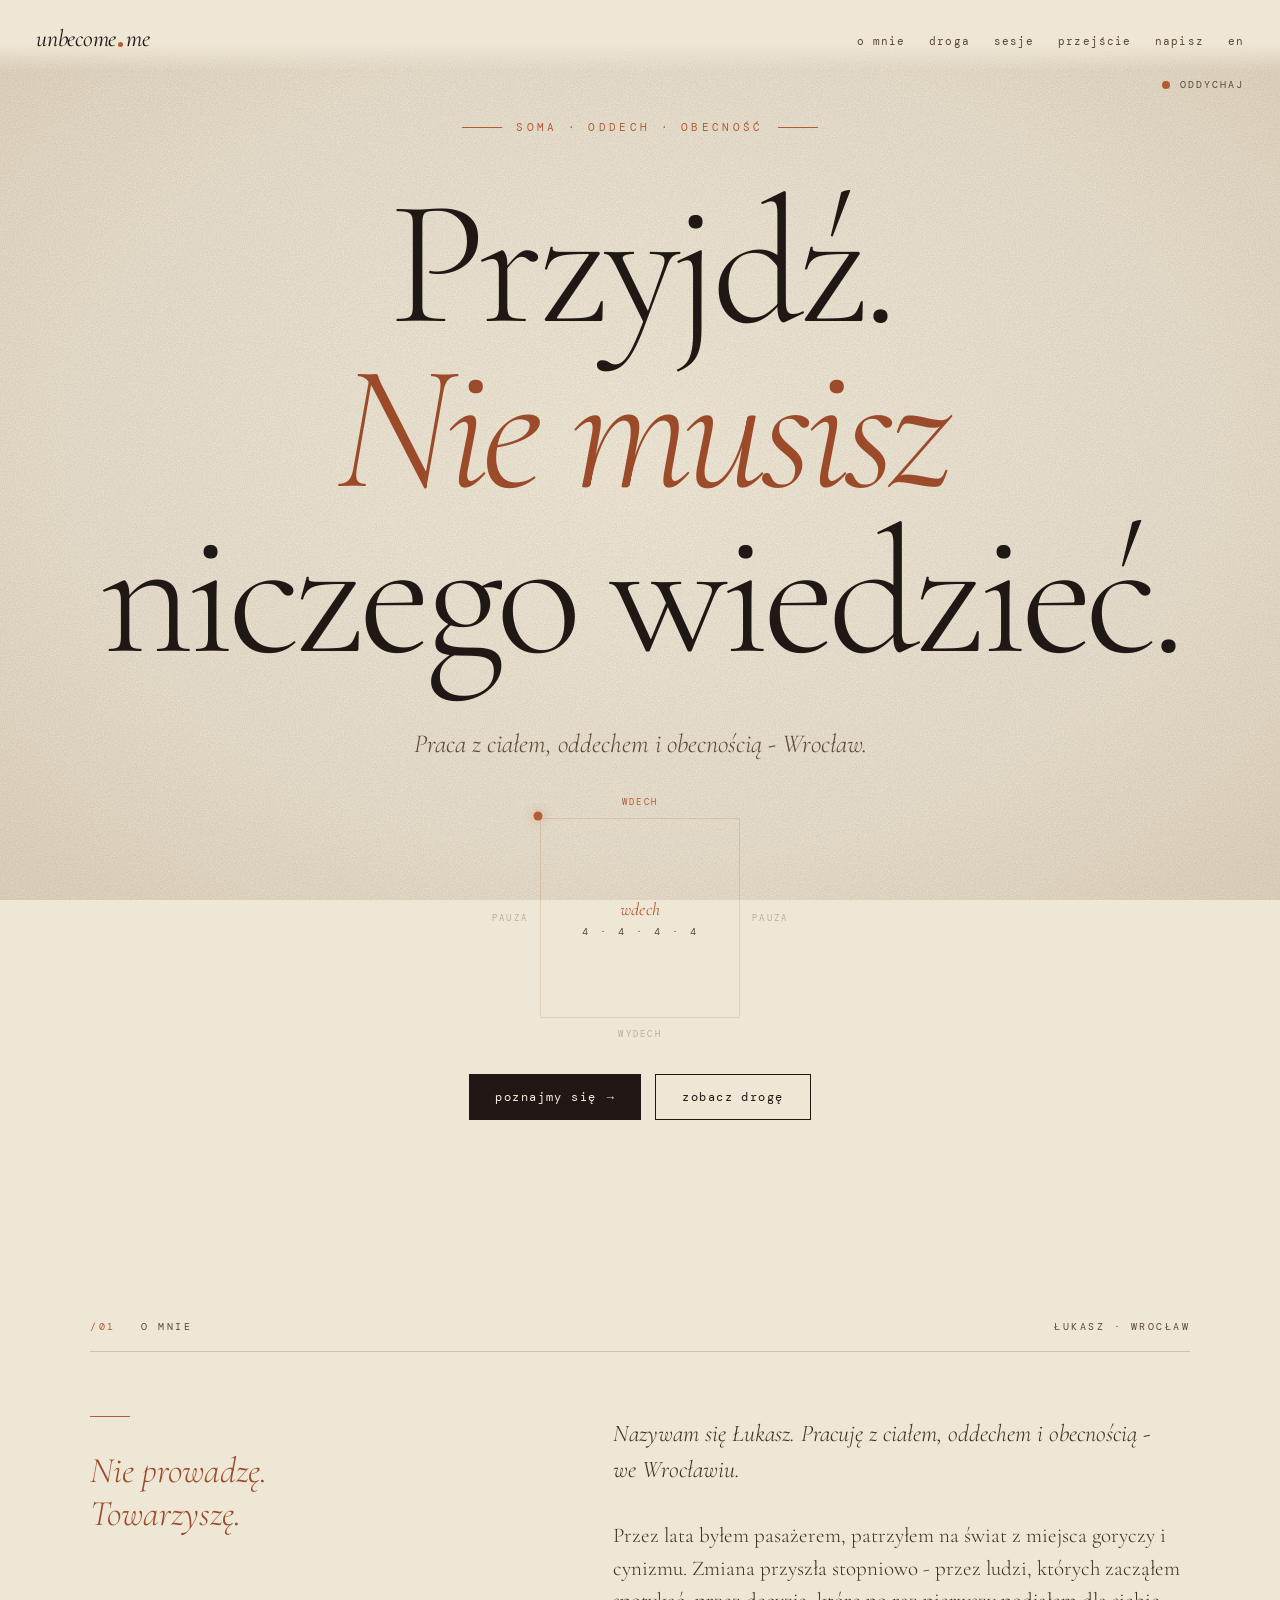
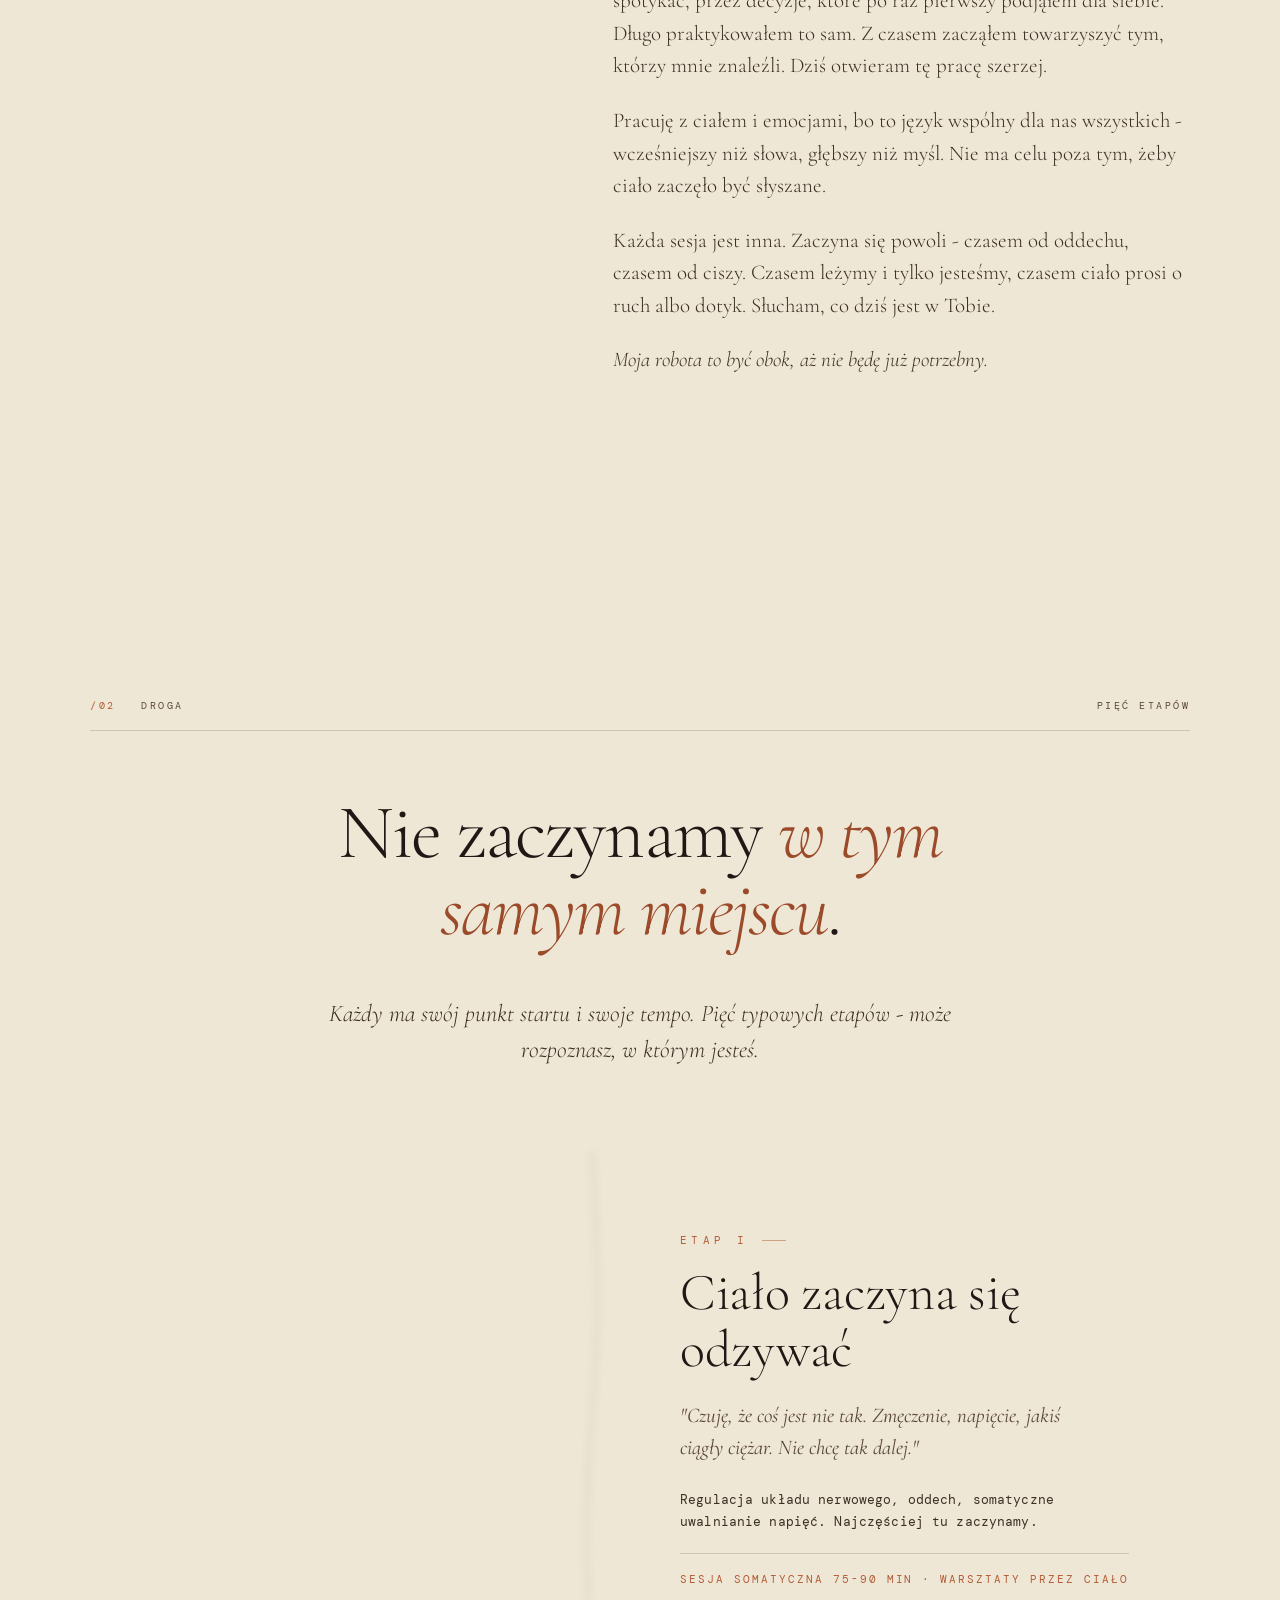
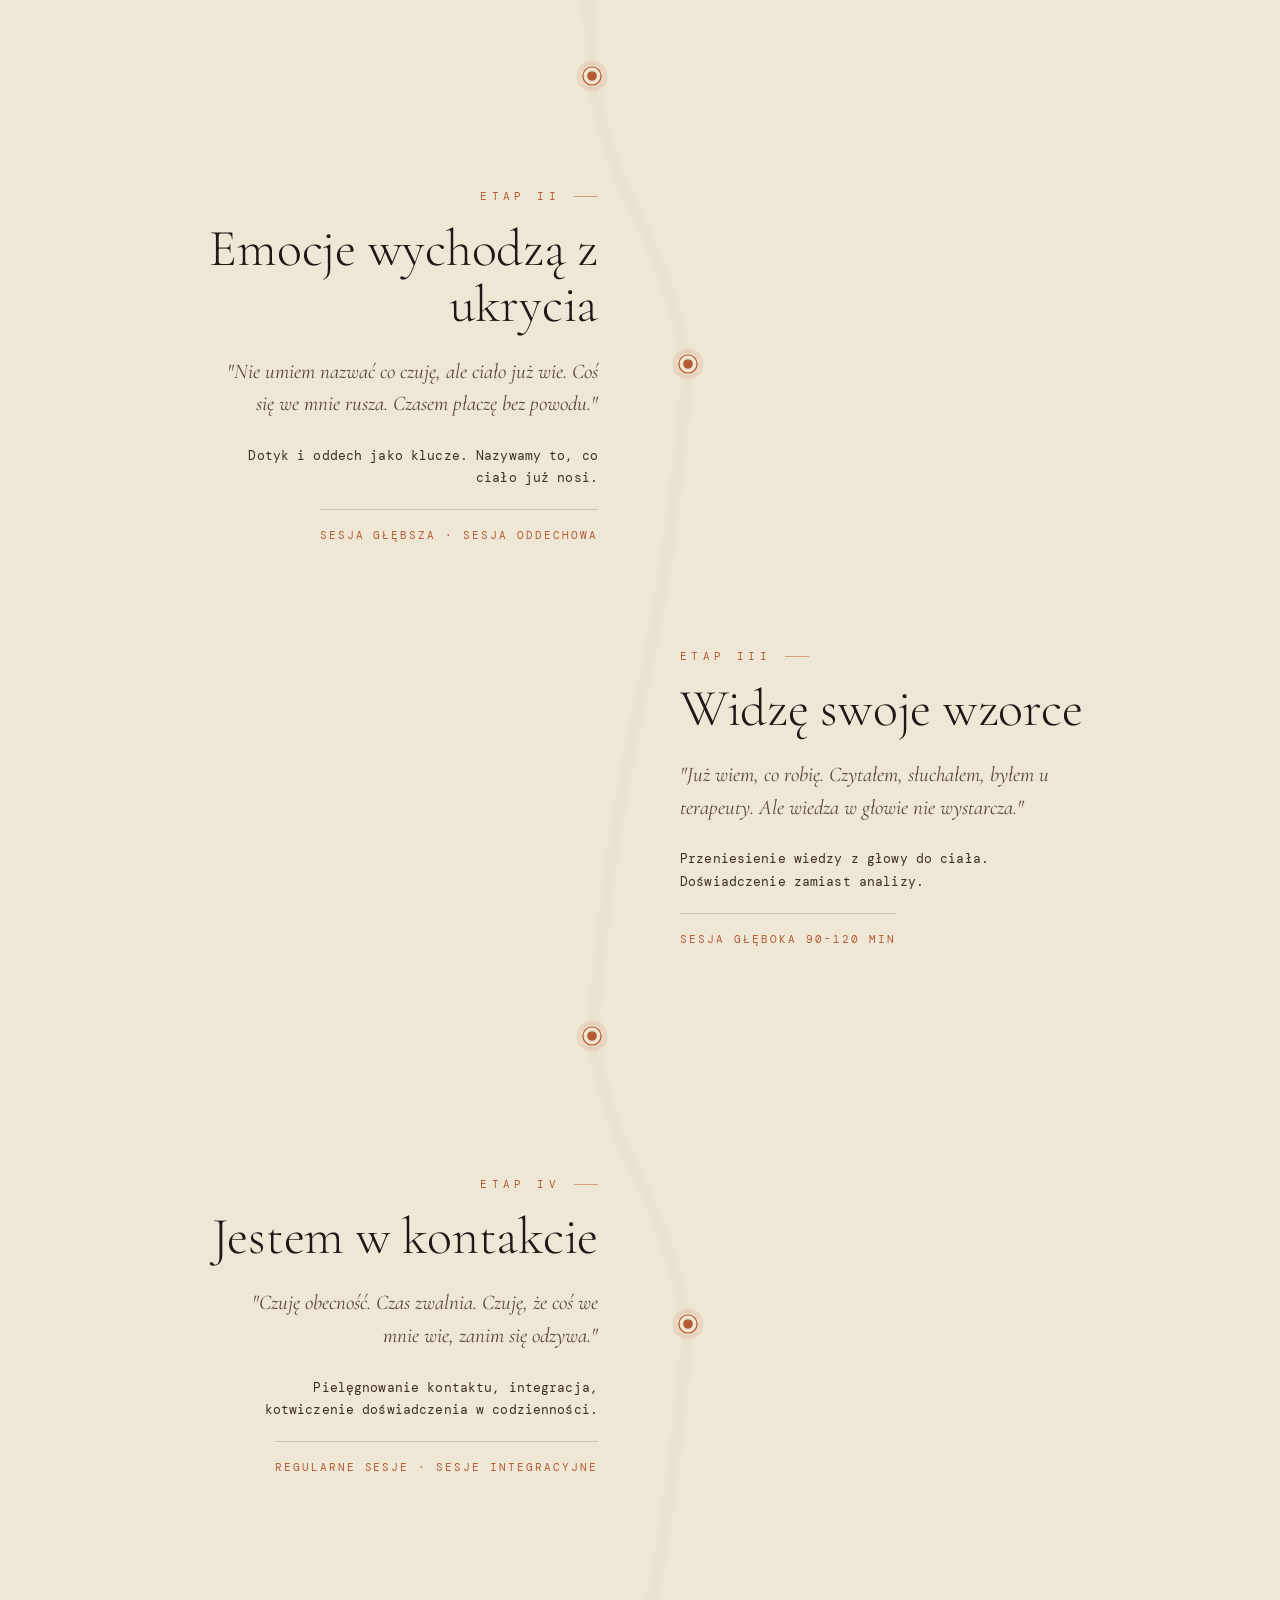
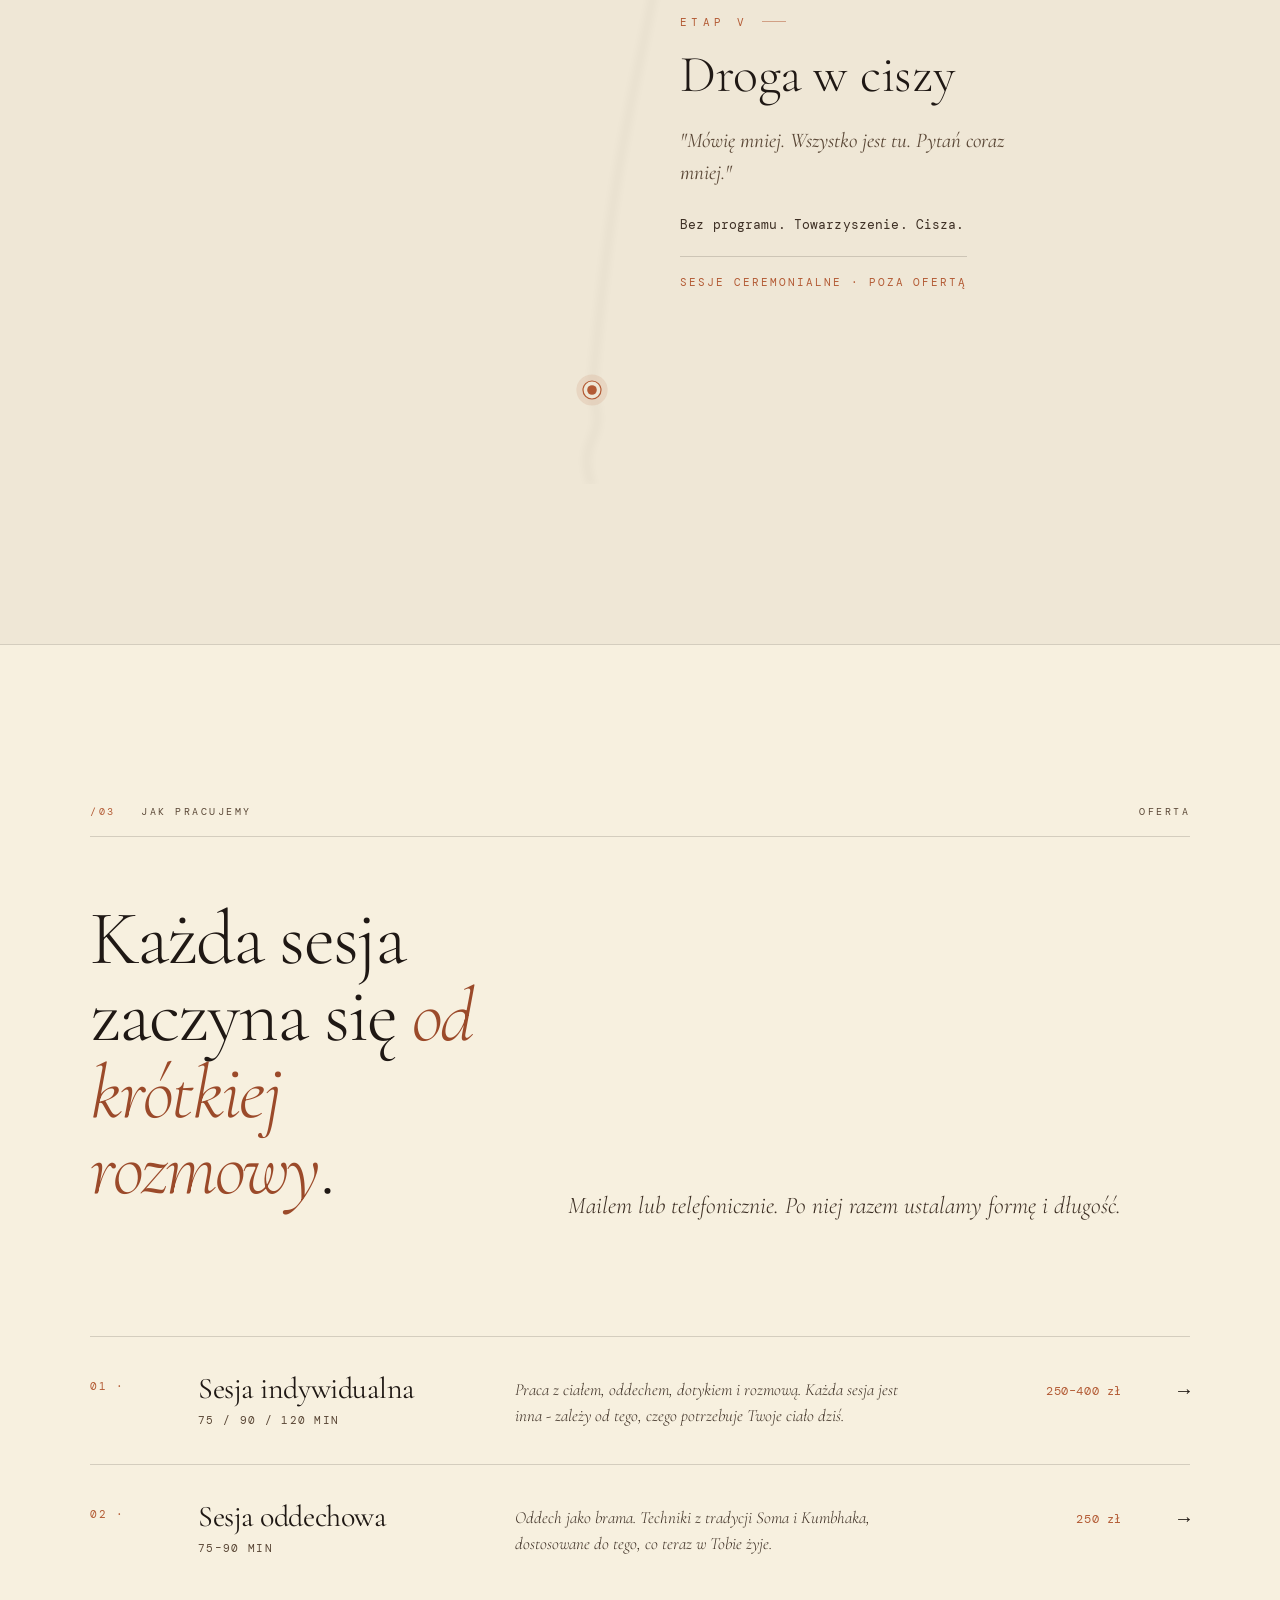
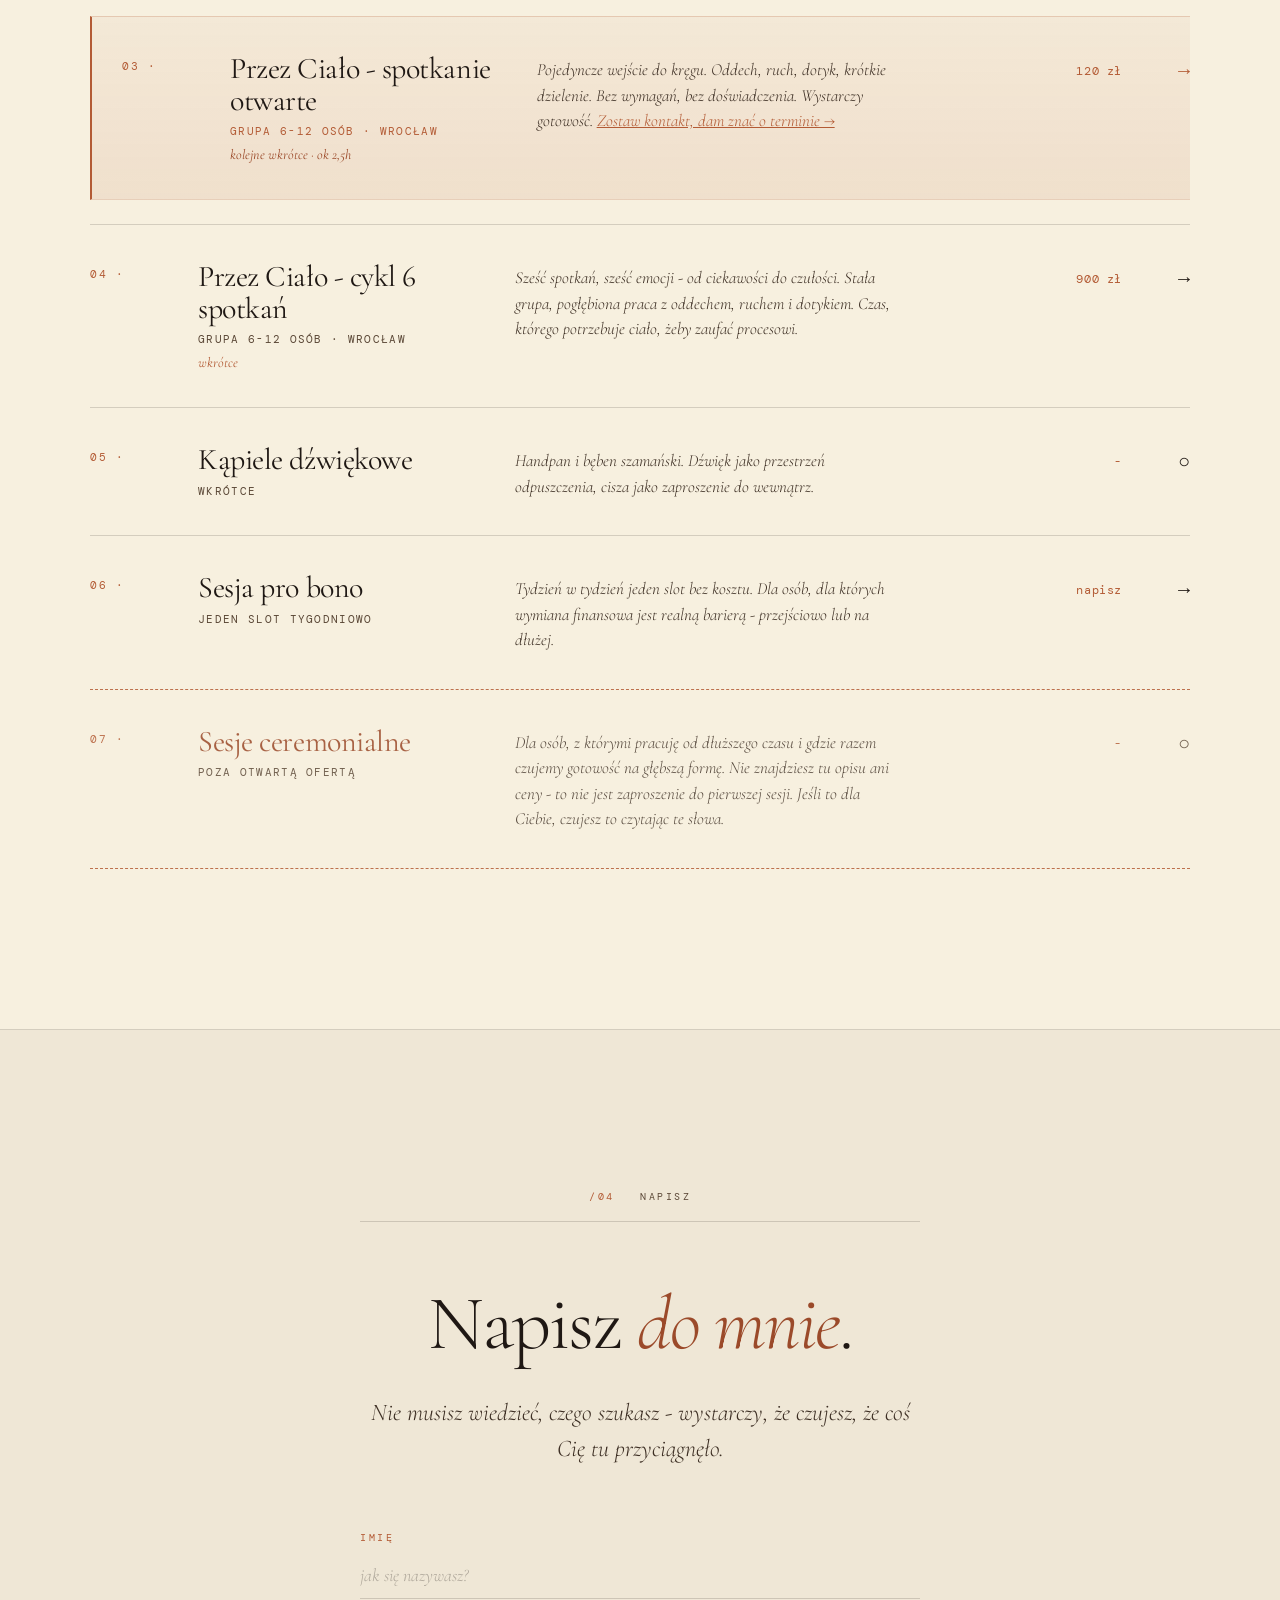
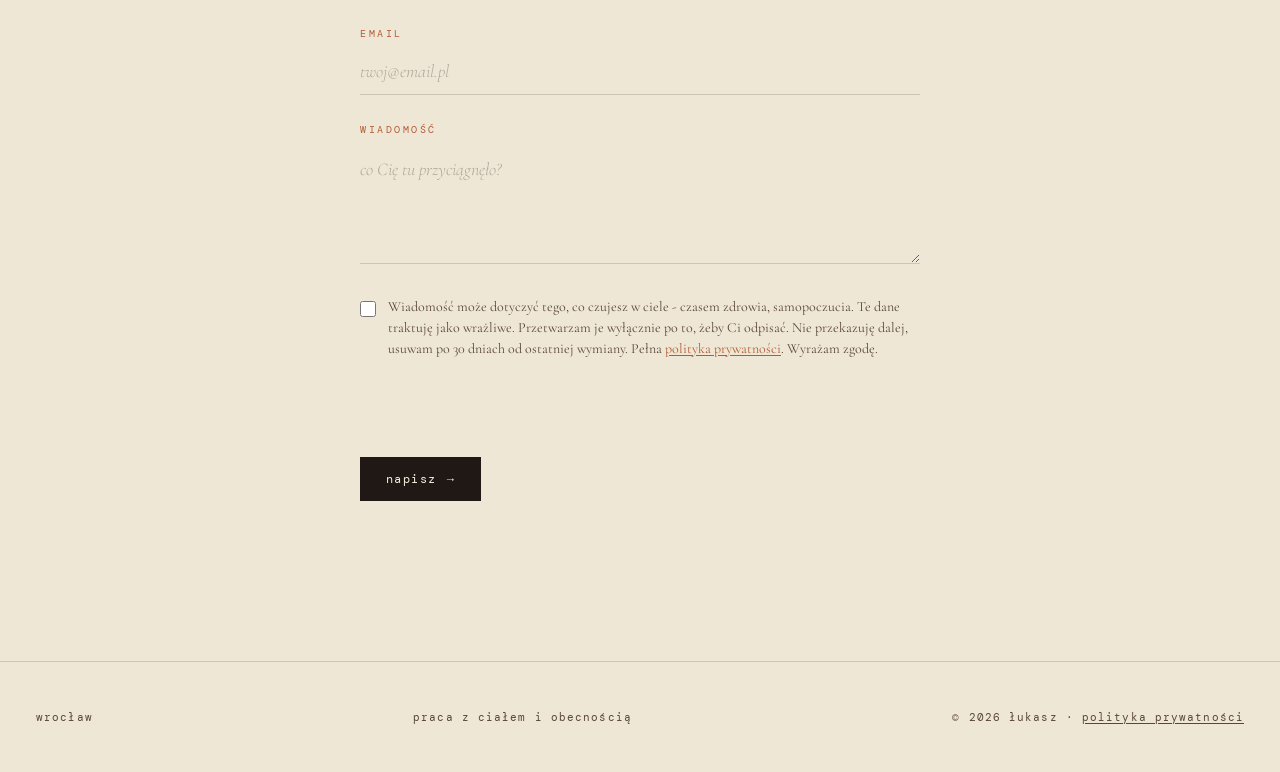
<file: index.html>
<!DOCTYPE html>
<html lang="pl">
<head>
  <meta charset="UTF-8">
  <meta name="viewport" content="width=device-width, initial-scale=1.0">

  <!-- SEO -->
  <title>unbecome.me - praca z ciałem, oddechem i obecnością | Wrocław</title>
  <meta name="description" content="Pracuję z ciałem, oddechem i obecnością. Wrocław. Sesje indywidualne, warsztaty grupowe Przez Ciało. Przyjdź. Nie musisz niczego wiedzieć.">
  <meta name="keywords" content="praca z ciałem Wrocław, terapia somatyczna Wrocław, warsztaty grupowe oddech, sesje indywidualne ciało, somatyka Wrocław, oddech pudełkowy">
  <meta name="author" content="Łukasz Szpiczakowski">
  <meta name="robots" content="index, follow">
  <link rel="canonical" href="https://unbecome.me/">
  <link rel="alternate" hreflang="pl" href="https://unbecome.me/">
  <link rel="alternate" hreflang="en" href="https://unbecome.me/en/">
  <link rel="alternate" hreflang="x-default" href="https://unbecome.me/">

  <!-- Open Graph -->
  <meta property="og:title" content="unbecome.me - praca z ciałem, oddechem i obecnością">
  <meta property="og:description" content="Sesje indywidualne i warsztaty grupowe. Ciało, oddech, obecność. Wrocław.">
  <meta property="og:type" content="website">
  <meta property="og:locale" content="pl_PL">
  <meta property="og:url" content="https://unbecome.me/">
  <meta property="og:site_name" content="unbecome.me - Łukasz Szpiczakowski">
  <meta property="og:image" content="https://unbecome.me/og-image.jpg">
  <meta property="og:image:width" content="1200">
  <meta property="og:image:height" content="630">
  <meta property="og:image:type" content="image/jpeg">
  <meta property="og:image:alt" content="unbecome.me - praca z ciałem, oddechem i obecnością. Wrocław.">

  <!-- Twitter Card -->
  <meta name="twitter:card" content="summary_large_image">
  <meta name="twitter:title" content="unbecome.me - praca z ciałem, oddechem i obecnością">
  <meta name="twitter:description" content="Sesje indywidualne i warsztaty grupowe. Ciało, oddech, obecność. Wrocław.">
  <meta name="twitter:image" content="https://unbecome.me/og-image.jpg">
  <meta name="twitter:image:alt" content="unbecome.me - praca z ciałem, oddechem i obecnością. Wrocław.">

  <!-- Theme color matched to bg of new design -->
  <meta name="theme-color" content="#efe7d6">
  <!-- Disable forced dark mode (Samsung Internet, some Chrome mobile) -->
  <meta name="color-scheme" content="light only">
  <meta name="supported-color-schemes" content="light">
  <link rel="icon" href="data:image/svg+xml;utf8,<svg xmlns='http://www.w3.org/2000/svg' viewBox='0 0 100 100'><text y='.9em' font-size='90'>%C5%81</text></svg>">

  <!-- Fonts -->
  <link rel="preconnect" href="https://fonts.googleapis.com">
  <link rel="preconnect" href="https://fonts.gstatic.com" crossorigin>
  <link href="https://fonts.googleapis.com/css2?family=Cormorant+Garamond:ital,wght@0,300;0,400;1,300;1,400&family=DM+Mono:wght@300;400&display=swap" rel="stylesheet">

  <!-- Schema.org - LocalBusiness -->
  <script type="application/ld+json">
  {
    "@context": "https://schema.org",
    "@type": "LocalBusiness",
    "@id": "https://unbecome.me/#business",
    "name": "unbecome.me",
    "alternateName": "Łukasz Szpiczakowski — praca z ciałem",
    "description": "Praca z ciałem, oddechem i obecnością. Sesje indywidualne oraz warsztaty grupowe Przez Ciało. Wrocław. Sesje po umówieniu — najpierw krótka rozmowa mailem lub telefonicznie.",
    "url": "https://unbecome.me/",
    "image": "https://unbecome.me/og-image.jpg",
    "logo": "https://unbecome.me/og-image.jpg",
    "founder": {
      "@type": "Person",
      "name": "Łukasz Szpiczakowski",
      "jobTitle": "Praktyk somatyczny",
      "url": "https://unbecome.me/"
    },
    "address": {
      "@type": "PostalAddress",
      "addressLocality": "Wrocław",
      "addressRegion": "Dolnośląskie",
      "addressCountry": "PL"
    },
    "areaServed": {
      "@type": "City",
      "name": "Wrocław"
    },
    "priceRange": "250–400 zł",
    "currenciesAccepted": "PLN",
    "paymentAccepted": "BLIK, Przelew",
    "knowsLanguage": "pl",
    "hasOfferCatalog": {
      "@type": "OfferCatalog",
      "name": "Sesje i warsztaty",
      "itemListElement": [
        {
          "@type": "Offer",
          "name": "Sesja indywidualna",
          "description": "75, 90 lub 120 minut — praca z ciałem, oddechem, obecnością.",
          "priceSpecification": {
            "@type": "PriceSpecification",
            "minPrice": "250",
            "maxPrice": "400",
            "priceCurrency": "PLN"
          }
        },
        {
          "@type": "Offer",
          "name": "Sesja oddechowa",
          "description": "Sesja prowadzona przez oddech.",
          "price": "250",
          "priceCurrency": "PLN"
        },
        {
          "@type": "Offer",
          "name": "Przez Ciało — warsztat grupowy",
          "description": "Spotkanie grupowe z pracą przez ruch, oddech i kontakt.",
          "price": "120",
          "priceCurrency": "PLN"
        }
      ]
    }
  }
  </script>
<style>
  :root{
    color-scheme: only light;
    --bg:#efe7d6;
    --bg-2:#e6dac4;
    --paper:#f7f0df;
    --clay:#b35b35;
    --ochre:#c98a4a;
    --terra:#9b4a2a;
    --ink:#1f1814;
    --ink-2:#3d2f24;
    --soft:#5a4736;
    --line:rgba(31,24,20,0.16);
    --serif:"Cormorant Garamond",Georgia,serif;
    --mono:"DM Mono",ui-monospace,monospace;
  }
  *{box-sizing:border-box;margin:0;padding:0}
  html,body{background:var(--bg);color:var(--ink);font-family:var(--mono);font-weight:400;-webkit-font-smoothing:antialiased}
  html{scroll-behavior:smooth}
  body{overflow-x:hidden}
  a{color:inherit;text-decoration:none}
  ::selection{background:var(--clay);color:var(--paper)}

  /* ── breathing background overlay ── */
  .breath-bg{position:fixed;inset:0;z-index:0;pointer-events:none;background:radial-gradient(ellipse at 50% 50%,var(--paper) 0%,var(--bg) 60%,var(--bg-2) 100%);animation:bgbreathe 12s ease-in-out infinite}
  @keyframes bgbreathe{0%,100%{transform:scale(1)}50%{transform:scale(1.04)}}

  .grain-overlay{position:fixed;inset:0;z-index:1;pointer-events:none;opacity:0.45;mix-blend-mode:multiply;
    background-image:url("data:image/svg+xml;utf8,<svg xmlns='http://www.w3.org/2000/svg' width='240' height='240'><filter id='n'><feTurbulence type='fractalNoise' baseFrequency='0.85' numOctaves='2'/><feColorMatrix values='0 0 0 0 0.18 0 0 0 0 0.13 0 0 0 0 0.09 0 0 0 0.5 0'/></filter><rect width='100%' height='100%' filter='url(%23n)'/></svg>")}

  main,nav,footer{position:relative;z-index:2}

  /* ── nav (minimal, top) ── */
  .nav{position:fixed;top:0;left:0;right:0;display:flex;justify-content:space-between;align-items:flex-end;padding:24px 36px 18px;z-index:60;background:linear-gradient(to bottom,var(--bg) 60%,transparent)}
  .nav .mark{font-family:var(--serif);font-style:italic;font-size:24px;font-weight:400;letter-spacing:-0.01em;display:inline-flex;align-items:baseline;gap:0}
  .nav .mark .mark-dot{display:inline-block;width:5px;height:5px;border-radius:50%;background:var(--clay);margin:0 3px 0 2px;transform:translateY(1px);animation:pulse 4s ease-in-out infinite;transform-origin:center;align-self:baseline}
  .nav .mark .mark-tld{font-family:var(--serif);font-style:italic;font-size:24px;letter-spacing:-0.01em;color:inherit;align-self:baseline}
  @keyframes pulse{0%,100%{transform:translateY(1px) scale(1);opacity:0.8}50%{transform:translateY(1px) scale(1.5);opacity:1}}
  .nav-links{display:flex;gap:24px;font-family:var(--mono);font-size:11px;text-transform:lowercase;letter-spacing:0.1em;color:var(--soft);align-items:center}
  .nav-links a{padding:4px 0;border-bottom:1px solid transparent;transition:border-color .3s,color .3s}
  .nav-links a:hover{color:var(--clay);border-color:var(--clay)}

  /* ── breath indicator (top-right of viewport) ── */
  .breath-tag{position:fixed;top:78px;right:36px;z-index:50;font-family:var(--mono);font-size:10px;letter-spacing:0.2em;color:var(--soft);text-transform:uppercase;display:flex;align-items:center;gap:10px}
  .breath-tag .dot{width:8px;height:8px;border-radius:50%;background:var(--clay);animation:breath 6s ease-in-out infinite}
  @keyframes breath{0%,100%{transform:scale(0.7);opacity:0.5}50%{transform:scale(1.4);opacity:1}}

  /* ── HERO ── */
  .hero{min-height:100vh;display:flex;flex-direction:column;justify-content:center;align-items:center;padding:120px 36px 60px;text-align:center;position:relative}
  .hero-meta{font-family:var(--mono);font-size:11px;letter-spacing:0.3em;text-transform:uppercase;color:var(--clay);margin-bottom:48px;display:flex;align-items:center;gap:14px}
  .hero-meta::before,.hero-meta::after{content:"";display:block;width:40px;height:1px;background:var(--clay)}

  h1.hero-h{font-family:var(--serif);font-weight:300;font-size:clamp(80px,14vw,200px);line-height:0.92;letter-spacing:-0.04em;margin-bottom:48px}
  h1.hero-h em{font-style:italic;color:var(--terra)}
  h1.hero-h .word{display:inline-block;animation:rise 1.2s cubic-bezier(.2,.7,.2,1) both}
  h1.hero-h .word:nth-child(2){animation-delay:.18s}
  h1.hero-h .word:nth-child(3){animation-delay:.36s}
  @keyframes rise{from{opacity:0;transform:translateY(50px)}to{opacity:1;transform:translateY(0)}}
  .hero-sub{font-family:var(--serif);font-style:italic;font-weight:300;font-size:26px;line-height:1.45;color:var(--soft);max-width:560px;margin-bottom:56px;animation:fade 1.4s ease .8s both}
  @keyframes fade{from{opacity:0}to{opacity:1}}

  /* ── box breathing (square trace, 4×4s) ── */
  .breath-box{position:relative;width:200px;height:200px;margin:0 auto 56px;animation:fade 1.8s ease 1.2s both}
  .breath-box .frame{position:absolute;inset:0;border:1px solid rgba(179,91,53,0.18);border-radius:2px}
  .breath-box svg{position:absolute;inset:-2px;width:calc(100% + 4px);height:calc(100% + 4px);overflow:visible}
  .breath-box .trace{fill:none;stroke:var(--clay);stroke-width:1.5;stroke-linecap:round;stroke-linejoin:round;stroke-dasharray:0 800;stroke-dashoffset:0;animation:boxtrace 16s linear infinite, boxfade 16s linear infinite;opacity:0.85}
  /* trace: dasharray 0..800 over full 16s - same speed as pointer (50px/s) */
  @keyframes boxtrace{
    0%   {stroke-dasharray:0 800}
    100% {stroke-dasharray:800 0}
  }
  /* fade: separate property so it doesn't disturb dasharray timing */
  @keyframes boxfade{
    0%, 96% {opacity:0.85}
    100%    {opacity:0}
  }
  .breath-box .pointer{fill:var(--clay);filter:drop-shadow(0 0 6px rgba(179,91,53,0.45));animation:boxpoint 16s linear infinite}
  @keyframes boxpoint{
    0%   {transform:translate(2px,2px)}
    25%  {transform:translate(202px,2px)}
    50%  {transform:translate(202px,202px)}
    75%  {transform:translate(2px,202px)}
    100% {transform:translate(2px,2px)}
  }
  .breath-box .center{position:absolute;inset:0;display:flex;flex-direction:column;align-items:center;justify-content:center;font-family:var(--serif);font-style:italic;font-size:18px;color:var(--clay);letter-spacing:0.02em;text-align:center;line-height:1.3;gap:4px}
  .breath-box .center .phase{display:block;min-height:1.3em;transition:opacity .6s ease}
  .breath-box .center .count{font-family:var(--mono);font-style:normal;font-size:10px;letter-spacing:0.3em;color:var(--soft);text-transform:uppercase}
  .breath-box .corner{display:none}
  .breath-box .edge-label{position:absolute;font-family:var(--mono);font-size:9px;letter-spacing:0.25em;text-transform:uppercase;color:var(--soft);transition:color .8s ease,opacity .8s ease;opacity:0.35}
  .breath-box .edge-label.active{color:var(--clay);opacity:1}
  .breath-box .el-top{top:-22px;left:50%;transform:translateX(-50%)}
  .breath-box .el-right{right:-12px;top:50%;transform:translate(100%,-50%)}
  .breath-box .el-bottom{bottom:-22px;left:50%;transform:translateX(-50%)}
  .breath-box .el-left{left:-12px;top:50%;transform:translate(-100%,-50%)}

  .hero-cta{display:flex;gap:14px;flex-wrap:wrap;justify-content:center;animation:fade 1.4s ease 1.4s both}

  .btn{display:inline-flex;align-items:center;gap:10px;padding:14px 26px;font-family:var(--mono);font-size:12px;letter-spacing:0.12em;text-transform:lowercase;cursor:pointer;border:none;transition:all .3s ease;border-radius:0}
  .btn-primary{background:var(--ink);color:var(--paper)}
  .btn-primary:hover{background:var(--terra)}
  .btn-ghost{background:transparent;color:var(--ink);border:1px solid var(--ink)}
  .btn-ghost:hover{background:var(--ink);color:var(--paper)}
  .btn .arrow{transition:transform .3s}
  .btn:hover .arrow{transform:translateX(4px)}

  /* ── general section ── */
  section{padding:140px 36px;position:relative}
  .container{max-width:1100px;margin:0 auto}
  .container-narrow{max-width:780px;margin:0 auto}

  .section-meta{display:flex;justify-content:space-between;align-items:baseline;font-family:var(--mono);font-size:10px;letter-spacing:0.25em;text-transform:uppercase;color:var(--soft);padding-bottom:18px;margin-bottom:64px;border-bottom:1px solid var(--line)}
  .section-meta .num{color:var(--clay)}

  h2{font-family:var(--serif);font-weight:300;font-size:clamp(44px,6vw,80px);line-height:1;letter-spacing:-0.025em;margin-bottom:48px}
  h2 em{font-style:italic;color:var(--terra)}
  .lead{font-family:var(--serif);font-style:italic;font-weight:300;font-size:24px;line-height:1.5;color:var(--ink-2);margin-bottom:32px}
  p.body{font-family:var(--serif);font-weight:300;font-size:21px;line-height:1.55;color:var(--ink-2);margin-bottom:22px}

  /* ── O MNIE - split with rhythm ── */
  .o-mnie{}
  .o-mnie-grid{display:grid;grid-template-columns:1fr 1.3fr;gap:80px;align-items:start}
  .o-mnie-quote{font-family:var(--serif);font-style:italic;font-weight:300;font-size:36px;line-height:1.2;color:var(--terra);position:sticky;top:120px}
  .o-mnie-quote::before{content:"";display:block;width:40px;height:1px;background:var(--clay);margin-bottom:32px}
  .o-mnie-coda{margin-top:16px;color:var(--terra)}
  .o-mnie-coda em{font-style:italic}

  /* ── DROGA - winding path ── */
  .droga{padding:160px 36px}
  .droga-intro{text-align:center;max-width:680px;margin:0 auto 80px}
  .droga-intro .lead{margin:0 auto}

  .path-wrap{position:relative;max-width:1100px;margin:0 auto;padding:40px 0 40px}
  .path-svg{position:absolute;inset:0;width:100%;height:100%;z-index:0;pointer-events:none}
  .path-line{fill:none;stroke:var(--clay);stroke-width:1.3;stroke-linecap:round;opacity:0.55;transition:stroke-dashoffset 0.15s linear}
  .path-shadow{fill:none;stroke:var(--ink);stroke-width:6;opacity:0.04;filter:blur(4px)}
  .path-mist{fill:none;stroke:var(--clay);stroke-width:14;opacity:0.05;filter:blur(8px);transition:stroke-dashoffset 0.15s linear}

  .stages{position:relative;z-index:1}
  .stage{display:grid;grid-template-columns:1fr 1fr;align-items:center;min-height:480px;padding:40px 48px;gap:80px;cursor:pointer}
  .stage.right .stage-text{grid-column:2;text-align:left}
  .stage.right .marker{grid-column:1;justify-self:end}
  .stage.left .stage-text{grid-column:1;text-align:right}
  .stage.left .marker{grid-column:2;justify-self:start}

  .stage-text{max-width:460px;opacity:0;transform:translateY(20px);transition:opacity 1.2s ease,transform 1.2s ease}
  .stage.in-view .stage-text,.stage.active .stage-text{opacity:1;transform:translateY(0)}

  .stage-num{font-family:var(--mono);font-size:11px;letter-spacing:0.4em;color:var(--clay);text-transform:uppercase;margin-bottom:18px;display:inline-flex;align-items:center;gap:14px;padding-top:0}
  .stage-num::before,.stage-num::after{content:"";width:24px;height:1px;background:var(--clay);opacity:0.5}
  .stage.right .stage-num::before{display:none}
  .stage.left .stage-num::after{display:none}
  .stage.left .stage-num{flex-direction:row-reverse}

  .stage-title{font-family:var(--serif);font-weight:300;font-size:clamp(32px,4.2vw,52px);line-height:1.08;letter-spacing:-0.005em;margin-bottom:22px}
  .stage-quote{font-family:var(--serif);font-style:italic;font-size:clamp(17px,1.7vw,21px);line-height:1.55;color:var(--soft);margin:0 0 24px;max-width:380px}
  .stage-desc{font-family:var(--mono);font-size:13px;line-height:1.7;color:var(--ink-2);margin:0 0 20px;max-width:380px;letter-spacing:0.01em}
  .stage.right .stage-desc,.stage.right .stage-quote{margin-right:auto;margin-left:0}
  .stage.left .stage-desc,.stage.left .stage-quote{margin-left:auto;margin-right:0}
  .stage-tools{font-family:var(--mono);font-size:11px;letter-spacing:0.18em;color:var(--clay);text-transform:uppercase;padding-top:18px;border-top:1px solid var(--line);display:inline-block;margin:0}

  .marker{width:16px;height:16px;border-radius:50%;background:var(--bg);border:1.5px solid var(--clay);position:relative;flex-shrink:0;transition:transform 0.6s ease,background 0.6s ease;z-index:2}
  .marker::after{content:"";position:absolute;inset:3px;border-radius:50%;background:var(--clay);opacity:0;transition:opacity 0.6s ease}
  .stage.in-view .marker::after,.stage.active .marker::after{opacity:1}
  .stage.in-view .marker,.stage.active .marker{transform:scale(1.2);box-shadow:0 0 0 5px rgba(179,91,53,0.12)}

  /* ── SESJE - list with hover expand ── */
  .sesje{background:var(--paper);padding:160px 36px;border-top:1px solid var(--line);border-bottom:1px solid var(--line)}
  .sesje-intro{display:grid;grid-template-columns:1fr 1.5fr;gap:64px;margin-bottom:80px;align-items:end}
  .sesje-list{display:flex;flex-direction:column}
  .sesja{display:grid;grid-template-columns:80px 1.5fr 2fr 1fr 40px;gap:28px;align-items:start;padding:36px 0;border-top:1px solid var(--line);cursor:pointer;transition:padding .4s ease}
  .sesja:last-child{border-bottom:1px solid var(--line)}
  /* hover only on devices with mouse (avoids tap-flicker on mobile) */
  @media (hover: hover){.sesja:hover{padding:48px 16px;background:rgba(255,255,255,0.4)}}
  .sesja .sesja-num{font-family:var(--mono);font-size:11px;color:var(--clay);letter-spacing:0.15em;padding-top:6px}
  .sesja .sesja-title{font-family:var(--serif);font-weight:400;font-size:30px;line-height:1.05;letter-spacing:-0.015em;color:var(--ink)}
  .sesja .sesja-meta{font-family:var(--mono);font-size:11px;letter-spacing:0.12em;color:var(--soft);margin-top:8px;text-transform:uppercase}
  .sesja .sesja-desc{font-family:var(--serif);font-style:italic;font-weight:300;font-size:17px;line-height:1.5;color:var(--ink-2);padding-top:4px}
  .sesja .sesja-price{font-family:var(--mono);font-size:12px;color:var(--clay);text-align:right;letter-spacing:0.05em;padding-top:10px}
  .sesja .sesja-arrow{font-size:20px;color:var(--ink);text-align:right;padding-top:4px;transition:transform .3s}
  @media (hover: hover){.sesja:hover .sesja-arrow{transform:translateX(8px);color:var(--clay)}}
  /* feature card: subtle clay-tinted gradient, ink text, clay border-left accent */
  .sesja.feature{background:linear-gradient(180deg,rgba(179,91,53,0.05) 0%,rgba(179,91,53,0.11) 100%);border-top:1px solid rgba(179,91,53,0.18);border-bottom:1px solid rgba(179,91,53,0.18);border-left:2px solid var(--clay);padding-left:30px;margin:24px 0;transition:background .5s ease}
  @media (hover: hover){.sesja.feature:hover{background:linear-gradient(180deg,rgba(179,91,53,0.08) 0%,rgba(179,91,53,0.16) 100%);padding-left:46px}}
  .sesja.feature .sesja-title{color:var(--ink)}
  .sesja.feature .sesja-desc{color:var(--ink-2)}
  .sesja.feature .sesja-meta{color:var(--clay)}
  .sesja.feature .sesja-num,.sesja.feature .sesja-price,.sesja.feature .sesja-arrow{color:var(--clay)}
  .sesja .when{display:block;font-family:var(--serif);font-style:italic;color:var(--clay);font-size:14px;margin-top:8px}
  .sesja.feature .when{color:var(--terra)}

  /* Sesje ceremonialne - dashed-border, sacrum, brak CTA */
  .sesja.sesja--ceremony{border-top:1px dashed var(--clay);border-bottom:1px dashed var(--clay);cursor:default;opacity:0.85}
  .sesja.sesja--ceremony + .sesja{border-top:none}
  .sesja.sesja--ceremony:hover{padding:36px 0;background:transparent}
  .sesja.sesja--ceremony .sesja-title{color:var(--terra)}
  .sesja.sesja--ceremony .sesja-arrow{color:var(--soft);transform:none}

  /* ── NAPISZ - soft glow ── */
  .napisz{padding:160px 36px;text-align:center}
  .napisz-inner{max-width:560px;margin:0 auto}
  .napisz h2{margin-bottom:32px}
  .napisz .lead{margin-bottom:64px}
  .form{display:flex;flex-direction:column;gap:28px;text-align:left}
  .field{display:flex;flex-direction:column;gap:8px;position:relative}
  .field label{font-family:var(--mono);font-size:10px;letter-spacing:0.25em;text-transform:uppercase;color:var(--clay)}
  .field input,.field textarea{background:transparent;border:none;border-bottom:1px solid var(--line);padding:12px 0;font-family:var(--serif);font-size:18px;font-weight:300;color:var(--ink);outline:none;transition:border-color .3s,box-shadow .3s;width:100%}
  .field input::placeholder,.field textarea::placeholder{color:rgba(31,24,20,0.3);font-style:italic}
  .field input:focus,.field textarea:focus{border-color:var(--clay);box-shadow:0 1px 0 0 var(--clay)}
  .field textarea{resize:vertical;min-height:120px;line-height:1.5}
  .form .btn{align-self:flex-start;margin-top:16px}
  .form-status{font-family:var(--serif);font-style:italic;font-size:15px;color:var(--terra);min-height:22px;opacity:0;transition:opacity .3s}
  .form-status.visible{opacity:1}
  .consent{display:flex;gap:12px;align-items:flex-start;padding:4px 0;font-family:var(--serif);font-size:14px;line-height:1.5;color:var(--soft);cursor:pointer}
  .consent input[type=checkbox]{margin-top:5px;accent-color:var(--clay);flex-shrink:0;cursor:pointer;width:16px;height:16px}
  .consent a{color:var(--clay);text-decoration:underline;text-underline-offset:2px}
  .consent a:hover{color:var(--terra)}

  footer{padding:48px 36px;border-top:1px solid var(--line);display:flex;justify-content:space-between;font-family:var(--mono);font-size:11px;letter-spacing:0.1em;color:var(--soft);text-transform:lowercase}

  /* ── reveal ── */
  .reveal{opacity:0;transform:translateY(40px);transition:opacity 1.1s ease,transform 1.1s ease}
  .reveal.in{opacity:1;transform:translateY(0)}

  /* ── stage-rail (tweak for breath) ── */
  .breath-rail{position:fixed;left:24px;top:50%;transform:translateY(-50%);z-index:40;display:flex;flex-direction:column;gap:18px;opacity:0;transition:opacity .4s ease;pointer-events:none}
  .breath-rail.visible{opacity:1;pointer-events:auto}
  .breath-rail button{background:none;border:none;cursor:pointer;padding:4px;display:flex;align-items:center;gap:10px;color:var(--soft);font-family:var(--mono);font-size:10px;letter-spacing:0.18em;text-transform:uppercase}
  .breath-rail .pip{width:6px;height:6px;border-radius:50%;background:var(--ink);opacity:0.3;transition:all .3s}
  .breath-rail button.active .pip{background:var(--clay);opacity:1;transform:scale(1.6);box-shadow:0 0 0 4px rgba(179,91,53,0.15)}
  .breath-rail .pip-label{opacity:0;transition:opacity .3s}
  .breath-rail button:hover .pip-label,.breath-rail button.active .pip-label{opacity:1}

  @media (max-width:900px){
    .nav{padding:16px 20px}
    .nav-links{display:none}
    .breath-tag{display:none}
    .o-mnie-grid,.sesje-intro{grid-template-columns:1fr;gap:32px}
    .o-mnie-quote{position:static}
    .sesja{grid-template-columns:1fr;gap:8px}
    .sesja .sesja-price,.sesja .sesja-arrow{text-align:left}
    .breath-rail{display:none}
    .path-wrap{padding:20px 0 20px}
    .stage{grid-template-columns:88px 1fr;gap:14px;padding:32px 20px 32px 8px;min-height:0;align-items:start}
    .stage.right .stage-text,.stage.left .stage-text{grid-column:2;text-align:left;max-width:none;opacity:1;transform:none}
    /* mobile zigzag markers - alternate near-left vs near-right within 88px column */
    .stage.right .marker{grid-column:1;justify-self:start;margin-left:6px;margin-top:10px}
    .stage.left .marker{grid-column:1;justify-self:end;margin-right:6px;margin-top:10px}
    /* footer stacks vertically on mobile (avoids "praca z ciałem i obecnością" wrap mid-phrase) */
    footer{flex-direction:column;gap:8px;text-align:center;padding:36px 24px}
    /* touch targets - bigger button on mobile (Apple 44px+ standard) */
    .btn{padding:16px 32px;font-size:12px;min-height:48px}
    .stage.left .stage-num,.stage.right .stage-num{flex-direction:row}
    .stage.left .stage-num::before,.stage.right .stage-num::before{display:inline-block}
    .stage.left .stage-num::after,.stage.right .stage-num::after{display:none}
    .stage.left .stage-desc,.stage.left .stage-quote,.stage.right .stage-desc,.stage.right .stage-quote{margin-left:0;margin-right:auto;max-width:none}
  }
</style>
</head>
<body>
<div class="breath-bg"></div>
<div class="grain-overlay"></div>

<nav class="nav">
  <div class="mark">unbecome<span class="mark-dot"></span><span class="mark-tld">me</span></div>
  <div class="nav-links">
    <a href="#o-mnie">o mnie</a>
    <a href="#droga">droga</a>
    <a href="#sesje">sesje</a>
    <a href="/medytacja">przejście</a>
    <a href="#napisz">napisz</a>
    <a href="/en/">EN</a>
  </div>
</nav>

<div class="breath-tag"><span class="dot"></span> oddychaj</div>

<main>

<!-- HERO -->
<section class="hero" data-screen-label="01 Hero">
  <div class="hero-meta">soma&nbsp;·&nbsp;oddech&nbsp;·&nbsp;obecność</div>
  <h1 class="hero-h">
    <span class="word">Przyjdź.</span><br>
    <span class="word"><em>Nie musisz</em></span><br>
    <span class="word">niczego wiedzieć.</span>
  </h1>
  <p class="hero-sub">Praca z&nbsp;ciałem, oddechem i&nbsp;obecnością&nbsp;- Wrocław.</p>
  <div class="breath-box" aria-label="oddech pudełkowy">
    <div class="frame"></div>
    <svg viewBox="0 0 204 204">
      <path class="trace" d="M 2 2 L 202 2 L 202 202 L 2 202 Z"></path>
      <circle class="pointer" cx="0" cy="0" r="4.5"></circle>
    </svg>
    <span class="edge-label el-top" data-phase="0">wdech</span>
    <span class="edge-label el-right" data-phase="1">pauza</span>
    <span class="edge-label el-bottom" data-phase="2">wydech</span>
    <span class="edge-label el-left" data-phase="3">pauza</span>
    <span class="corner c-tl"></span><span class="corner c-tr"></span><span class="corner c-br"></span><span class="corner c-bl"></span>
    <div class="center">
      <span class="phase" id="box-phase">wdech</span>
      <span class="count" id="box-count">4 · 4 · 4 · 4</span>
    </div>
  </div>
  <div class="hero-cta">
    <button class="btn btn-primary" onclick="document.getElementById('napisz').scrollIntoView({behavior:'smooth'})">Poznajmy się <span class="arrow">→</span></button>
    <button class="btn btn-ghost" onclick="document.getElementById('droga').scrollIntoView({behavior:'smooth'})">zobacz drogę</button>
  </div>
</section>

<!-- O MNIE -->
<section class="o-mnie" id="o-mnie" data-screen-label="02 O mnie">
  <div class="container">
    <div class="section-meta"><span><span class="num">/01</span> &nbsp; o mnie</span><span>łukasz · wrocław</span></div>
    <div class="o-mnie-grid">
      <div class="o-mnie-quote reveal">Nie prowadzę.<br>Towarzyszę.</div>
      <div>
        <p class="lead reveal">Nazywam się Łukasz. Pracuję z&nbsp;ciałem, oddechem i&nbsp;obecnością&nbsp;- we&nbsp;Wrocławiu.</p>
        <p class="body reveal">Przez lata byłem pasażerem, patrzyłem na świat z miejsca goryczy i cynizmu. Zmiana przyszła stopniowo - przez ludzi, których zacząłem spotykać, przez decyzje, które po raz pierwszy podjąłem dla siebie. Długo praktykowałem to sam. Z czasem zacząłem towarzyszyć tym, którzy mnie znaleźli. Dziś otwieram tę pracę szerzej.</p>
        <p class="body reveal">Pracuję z ciałem i emocjami, bo to język wspólny dla nas wszystkich - wcześniejszy niż słowa, głębszy niż myśl. Nie ma celu poza tym, żeby ciało zaczęło być słyszane.</p>
        <p class="body reveal">Każda sesja jest inna. Zaczyna się powoli - czasem od oddechu, czasem od ciszy. Czasem leżymy i tylko jesteśmy, czasem ciało prosi o ruch albo dotyk. Słucham, co dziś jest w Tobie.</p>
        <p class="body reveal o-mnie-coda"><em>Moja robota to być obok, aż nie będę już potrzebny.</em></p>
      </div>
    </div>
  </div>
</section>

<!-- DROGA -->
<section class="droga" id="droga" data-screen-label="03 Droga">
  <div class="container">
    <div class="section-meta"><span><span class="num">/02</span> &nbsp; droga</span><span>pięć etapów</span></div>
    <div class="droga-intro reveal">
      <h2>Nie zaczynamy <em>w tym samym miejscu</em>.</h2>
      <p class="lead">Każdy ma swój punkt startu i&nbsp;swoje tempo. Pięć typowych etapów&nbsp;- może rozpoznasz, w&nbsp;którym jesteś.</p>
    </div>

    <div class="path-wrap" id="pathWrap">
      <svg class="path-svg" id="pathSvg" preserveAspectRatio="none" aria-hidden="true"></svg>
      <div class="stages">
        <article class="stage right active" id="b-stage-1">
          <div class="stage-text">
            <div class="stage-num">Etap I</div>
            <h3 class="stage-title">Ciało zaczyna się odzywać</h3>
            <p class="stage-quote">"Czuję, że coś jest nie tak. Zmęczenie, napięcie, jakiś ciągły ciężar. Nie chcę tak dalej."</p>
            <p class="stage-desc">Regulacja układu nerwowego, oddech, somatyczne uwalnianie napięć. Najczęściej tu zaczynamy.</p>
            <div class="stage-tools">sesja somatyczna 75-90 min · warsztaty Przez Ciało</div>
          </div>
          <div class="marker" aria-hidden="true"></div>
        </article>

        <article class="stage left" id="b-stage-2">
          <div class="stage-text">
            <div class="stage-num">Etap II</div>
            <h3 class="stage-title">Emocje wychodzą z ukrycia</h3>
            <p class="stage-quote">"Nie umiem nazwać co czuję, ale ciało już wie. Coś się we mnie rusza. Czasem płaczę bez powodu."</p>
            <p class="stage-desc">Dotyk i oddech jako klucze. Nazywamy to, co ciało już nosi.</p>
            <div class="stage-tools">sesja głębsza · sesja oddechowa</div>
          </div>
          <div class="marker" aria-hidden="true"></div>
        </article>

        <article class="stage right" id="b-stage-3">
          <div class="stage-text">
            <div class="stage-num">Etap III</div>
            <h3 class="stage-title">Widzę swoje wzorce</h3>
            <p class="stage-quote">"Już wiem, co robię. Czytałem, słuchałem, byłem u terapeuty. Ale wiedza w głowie nie wystarcza."</p>
            <p class="stage-desc">Przeniesienie wiedzy z głowy do ciała. Doświadczenie zamiast analizy.</p>
            <div class="stage-tools">sesja głęboka 90-120 min</div>
          </div>
          <div class="marker" aria-hidden="true"></div>
        </article>

        <article class="stage left" id="b-stage-4">
          <div class="stage-text">
            <div class="stage-num">Etap IV</div>
            <h3 class="stage-title">Jestem w kontakcie</h3>
            <p class="stage-quote">"Czuję obecność. Czas zwalnia. Czuję, że coś we mnie wie, zanim się odzywa."</p>
            <p class="stage-desc">Pielęgnowanie kontaktu, integracja, kotwiczenie doświadczenia w codzienności.</p>
            <div class="stage-tools">regularne sesje · sesje integracyjne</div>
          </div>
          <div class="marker" aria-hidden="true"></div>
        </article>

        <article class="stage right" id="b-stage-5">
          <div class="stage-text">
            <div class="stage-num">Etap V</div>
            <h3 class="stage-title">Droga w ciszy</h3>
            <p class="stage-quote">"Mówię mniej. Wszystko jest tu. Pytań coraz mniej."</p>
            <p class="stage-desc">Bez programu. Towarzyszenie. Cisza.</p>
            <div class="stage-tools">sesje ceremonialne · poza ofertą</div>
          </div>
          <div class="marker" aria-hidden="true"></div>
        </article>
      </div>
    </div>
  </div>
</section>

<!-- SESJE -->
<section class="sesje" id="sesje" data-screen-label="04 Sesje">
  <div class="container">
    <div class="section-meta"><span><span class="num">/03</span> &nbsp; jak pracujemy</span><span>oferta</span></div>
    <div class="sesje-intro">
      <h2 class="reveal">Każda sesja zaczyna się <em>od krótkiej rozmowy</em>.</h2>
      <p class="lead reveal">Mailem lub telefonicznie. Po niej razem ustalamy formę i&nbsp;długość.</p>
    </div>

    <div class="sesje-list">
      <div class="sesja" onclick="document.getElementById('napisz').scrollIntoView({behavior:'smooth'})">
        <div class="sesja-num">01 ·</div>
        <div>
          <div class="sesja-title">Sesja indywidualna</div>
          <div class="sesja-meta">75 / 90 / 120 min</div>
        </div>
        <div class="sesja-desc">Praca z ciałem, oddechem, dotykiem i rozmową. Każda sesja jest inna - zależy od tego, czego potrzebuje Twoje ciało dziś.</div>
        <div class="sesja-price">250–400 zł</div>
        <div class="sesja-arrow">→</div>
      </div>

      <div class="sesja" onclick="document.getElementById('napisz').scrollIntoView({behavior:'smooth'})">
        <div class="sesja-num">02 ·</div>
        <div>
          <div class="sesja-title">Sesja oddechowa</div>
          <div class="sesja-meta">75–90 min</div>
        </div>
        <div class="sesja-desc">Oddech jako brama. Techniki z tradycji Soma i Kumbhaka, dostosowane do tego, co teraz w Tobie żyje.</div>
        <div class="sesja-price">250 zł</div>
        <div class="sesja-arrow">→</div>
      </div>

      <div class="sesja feature" onclick="window.location.href='/przezcialo'" role="link" tabindex="0" onkeydown="if(event.key==='Enter')window.location.href='/przezcialo'" style="cursor:pointer">
        <div class="sesja-num">03 ·</div>
        <div>
          <div class="sesja-title">Przez Ciało - spotkanie otwarte</div>
          <div class="sesja-meta">grupa 6-12 osób · Wrocław</div>
          <span class="when">kolejne wkrótce · ok 2,5h</span>
        </div>
        <div class="sesja-desc">Pojedyncze wejście do kręgu. Oddech, ruch, dotyk, krótkie dzielenie. Bez wymagań, bez doświadczenia. Wystarczy gotowość. <a href="/przezcialo" style="color:var(--clay);text-decoration:underline">Zostaw kontakt, dam znać o terminie →</a></div>
        <div class="sesja-price">120 zł</div>
        <div class="sesja-arrow">→</div>
      </div>

      <div class="sesja" onclick="document.getElementById('napisz').scrollIntoView({behavior:'smooth'})">
        <div class="sesja-num">04 ·</div>
        <div>
          <div class="sesja-title">Przez Ciało - cykl 6 spotkań</div>
          <div class="sesja-meta">grupa 6-12 osób · Wrocław</div>
          <span class="when">wkrótce</span>
        </div>
        <div class="sesja-desc">Sześć spotkań, sześć emocji - od ciekawości do czułości. Stała grupa, pogłębiona praca z oddechem, ruchem i dotykiem. Czas, którego potrzebuje ciało, żeby zaufać procesowi.</div>
        <div class="sesja-price">900 zł</div>
        <div class="sesja-arrow">→</div>
      </div>

      <div class="sesja">
        <div class="sesja-num">05 ·</div>
        <div>
          <div class="sesja-title">Kąpiele dźwiękowe</div>
          <div class="sesja-meta">wkrótce</div>
        </div>
        <div class="sesja-desc">Handpan i bęben szamański. Dźwięk jako przestrzeń odpuszczenia, cisza jako zaproszenie do wewnątrz.</div>
        <div class="sesja-price">-</div>
        <div class="sesja-arrow">○</div>
      </div>

      <div class="sesja" onclick="document.getElementById('napisz').scrollIntoView({behavior:'smooth'})">
        <div class="sesja-num">06 ·</div>
        <div>
          <div class="sesja-title">Sesja pro bono</div>
          <div class="sesja-meta">jeden slot tygodniowo</div>
        </div>
        <div class="sesja-desc">Tydzień w tydzień jeden slot bez kosztu. Dla osób, dla których wymiana finansowa jest realną barierą - przejściowo lub na dłużej.</div>
        <div class="sesja-price">napisz</div>
        <div class="sesja-arrow">→</div>
      </div>

      <div class="sesja sesja--ceremony">
        <div class="sesja-num">07 ·</div>
        <div>
          <div class="sesja-title">Sesje ceremonialne</div>
          <div class="sesja-meta">poza otwartą ofertą</div>
        </div>
        <div class="sesja-desc">Dla osób, z którymi pracuję od dłuższego czasu i gdzie razem czujemy gotowość na głębszą formę. Nie znajdziesz tu opisu ani ceny - to nie jest zaproszenie do pierwszej sesji. Jeśli to dla Ciebie, czujesz to czytając te słowa.</div>
        <div class="sesja-price">-</div>
        <div class="sesja-arrow">○</div>
      </div>
    </div>
  </div>
</section>

<!-- NAPISZ -->
<section class="napisz" id="napisz" data-screen-label="05 Napisz">
  <div class="napisz-inner">
    <div class="section-meta" style="justify-content:center;gap:14px"><span><span class="num">/04</span> &nbsp; napisz</span></div>
    <h2 class="reveal">Napisz <em>do mnie</em>.</h2>
    <p class="lead reveal">Nie musisz wiedzieć, czego szukasz&nbsp;- wystarczy, że czujesz, że coś Cię tu&nbsp;przyciągnęło.</p>
    <form class="form" id="b-form" action="/api/contact" method="POST">
      <p style="position:absolute;left:-9999px"><label>Nie wypełniaj: <input type="text" name="_gotcha" tabindex="-1" autocomplete="off"></label></p>
      <div class="field">
        <label for="b-imie">Imię</label>
        <input type="text" id="b-imie" name="name" placeholder="jak się nazywasz?" autocomplete="given-name" required>
      </div>
      <div class="field">
        <label for="b-email">Email</label>
        <input type="email" id="b-email" name="email" placeholder="twoj@email.pl" autocomplete="email" inputmode="email" required>
      </div>
      <div class="field">
        <label for="b-msg">Wiadomość</label>
        <textarea id="b-msg" name="message" placeholder="co Cię tu przyciągnęło?" required></textarea>
      </div>
      <label class="consent">
        <input type="checkbox" name="zgoda" id="b-zgoda" required>
        <span>Wiadomość może dotyczyć tego, co czujesz w ciele - czasem zdrowia, samopoczucia. Te dane traktuję jako wrażliwe. Przetwarzam je wyłącznie po to, żeby Ci odpisać. Nie przekazuję dalej, usuwam po 30 dniach od ostatniej wymiany. Pełna <a href="/polityka-prywatnosci.html">polityka prywatności</a>. Wyrażam zgodę.</span>
      </label>
      <div class="form-status" id="b-status"></div>
      <button type="submit" class="btn btn-primary">napisz <span class="arrow">→</span></button>
    </form>
  </div>
</section>

</main>

<footer>
  <div>Wrocław</div>
  <div>praca z ciałem i obecnością</div>
  <div>© 2026 Łukasz · <a href="/polityka-prywatnosci.html" style="color:inherit;text-decoration:underline;text-underline-offset:2px">polityka prywatności</a></div>
</footer>

<!-- left-side rail -->
<div class="breath-rail" id="b-rail">
  <button data-target="b-stage-1" class="active"><span class="pip"></span><span class="pip-label">Etap I</span></button>
  <button data-target="b-stage-2"><span class="pip"></span><span class="pip-label">Etap II</span></button>
  <button data-target="b-stage-3"><span class="pip"></span><span class="pip-label">Etap III</span></button>
  <button data-target="b-stage-4"><span class="pip"></span><span class="pip-label">Etap IV</span></button>
  <button data-target="b-stage-5"><span class="pip"></span><span class="pip-label">Etap V</span></button>
</div>

<script>
  const io = new IntersectionObserver((entries)=>{
    entries.forEach(e=>{ if(e.isIntersecting){ e.target.classList.add('in'); io.unobserve(e.target);} });
  },{threshold:0.12});
  document.querySelectorAll('.reveal').forEach(el=>io.observe(el));

  // active stage tracker
  const droga = document.getElementById('droga');
  const stages = ['b-stage-1','b-stage-2','b-stage-3','b-stage-4','b-stage-5'].map(id=>document.getElementById(id));
  const rail = document.getElementById('b-rail');
  const railBtns = rail.querySelectorAll('button');
  railBtns.forEach(b=>b.addEventListener('click',()=>{
    document.getElementById(b.dataset.target).scrollIntoView({behavior:'smooth',block:'center'});
  }));
  function update(){
    const r = droga.getBoundingClientRect();
    rail.classList.toggle('visible', r.top < window.innerHeight*0.5 && r.bottom > window.innerHeight*0.5);
    let activeIdx = 0;
    stages.forEach((s,i)=>{
      const sr = s.getBoundingClientRect();
      const center = sr.top + sr.height/2;
      if(center < window.innerHeight*0.6) activeIdx = i;
      const isActive = center > window.innerHeight*0.25 && center < window.innerHeight*0.75;
      s.classList.toggle('active', isActive);
    });
    railBtns.forEach((b,i)=>b.classList.toggle('active', i===activeIdx));
    updatePathProgress();
  }
  window.addEventListener('scroll',update,{passive:true});

  // ── DROGA: winding SVG path through markers ──
  const pathWrap = document.getElementById('pathWrap');
  const pathSvg = document.getElementById('pathSvg');
  let pathRefs = null;

  function buildPath(){
    if(!pathWrap || !pathSvg) return null;
    const W = pathWrap.clientWidth;
    const H = pathWrap.clientHeight;
    pathSvg.setAttribute('viewBox', `0 0 ${W} ${H}`);
    pathSvg.setAttribute('width', W);
    pathSvg.setAttribute('height', H);

    const wrapRect = pathWrap.getBoundingClientRect();
    const markers = [...pathWrap.querySelectorAll('.marker')];
    const points = markers.map(m=>{
      const r = m.getBoundingClientRect();
      return { x: r.left + r.width/2 - wrapRect.left, y: r.top + r.height/2 - wrapRect.top };
    });
    if(points.length < 2) return null;

    const start = { x: points[0].x, y: 0 };
    const end = { x: points[points.length-1].x, y: H };
    const all = [start, ...points, end];

    let d = `M ${all[0].x.toFixed(1)} ${all[0].y.toFixed(1)}`;
    for(let i=1; i<all.length; i++){
      const p0 = all[i-1], p1 = all[i];
      const dx = p1.x - p0.x, dy = p1.y - p0.y;
      const sway = Math.sign(dx || 1) * Math.min(Math.abs(dx)*0.5 + 60, Math.abs(dy)*0.6 + 120);
      const c1x = p0.x + sway*0.3, c1y = p0.y + dy*0.55;
      const c2x = p1.x - sway*0.3, c2y = p1.y - dy*0.55;
      d += ` C ${c1x.toFixed(1)} ${c1y.toFixed(1)}, ${c2x.toFixed(1)} ${c2y.toFixed(1)}, ${p1.x.toFixed(1)} ${p1.y.toFixed(1)}`;
    }

    pathSvg.innerHTML = `
      <path class="path-mist" d="${d}" />
      <path class="path-shadow" d="${d}" transform="translate(0,3)" />
      <path class="path-line" id="pathLine" d="${d}" />
    `;
    const line = pathSvg.querySelector('#pathLine');
    const mist = pathSvg.querySelector('.path-mist');
    const len = line.getTotalLength();
    line.style.strokeDasharray = len;
    line.style.strokeDashoffset = len;
    mist.style.strokeDasharray = len;
    mist.style.strokeDashoffset = len;
    return { len, line, mist };
  }

  function updatePathProgress(){
    if(!pathRefs) return;
    const r = pathWrap.getBoundingClientRect();
    const vh = window.innerHeight;
    const startTrigger = vh * 0.92;          // start drawing when section enters from bottom
    const endTrigger = vh * 0.10;             // finish drawing when section exits past top
    const SCROLL_SCALE = 1.3;                 // higher = slower drawing
    const total = (r.height - (startTrigger - endTrigger)) * SCROLL_SCALE;
    const passed = startTrigger - r.top;
    let p = Math.max(0, Math.min(1, passed / Math.max(total, 1)));
    const offset = pathRefs.len * (1 - p);
    pathRefs.line.style.strokeDashoffset = offset;
    pathRefs.mist.style.strokeDashoffset = offset;
  }

  function relayoutPath(){
    pathRefs = buildPath();
    updatePathProgress();
  }

  // intersection observer for in-view stage reveals
  const stageIO = new IntersectionObserver((entries)=>{
    entries.forEach(e=>{ if(e.isIntersecting) e.target.classList.add('in-view'); });
  }, { threshold: 0.25 });
  document.querySelectorAll('.stage').forEach(s=>stageIO.observe(s));

  // path is now built on both mobile and desktop (zigzag mini-path on mobile)
  function initPath(){
    if(pathSvg) pathSvg.style.display = '';
    if(document.fonts && document.fonts.ready){
      document.fonts.ready.then(relayoutPath);
    } else {
      relayoutPath();
    }
  }
  initPath();
  let pathResizeTimer;
  window.addEventListener('resize', ()=>{
    clearTimeout(pathResizeTimer);
    pathResizeTimer = setTimeout(initPath, 150);
  });

  // first paint of stage tracker (must be AFTER pathRefs declaration to avoid TDZ)
  update();

  // box breathing phase sync (4s × 4 = 16s, linear)
  const phases = ['wdech','zatrzymaj','wydech','zatrzymaj'];
  const phaseEl = document.getElementById('box-phase');
  const edgeLabels = document.querySelectorAll('.breath-box .edge-label');
  let lastPhase = -1;
  let swapping = false;
  function tickBox(){
    const t = (performance.now()/1000) % 16;
    const p = Math.min(3, Math.floor(t/4));
    if(p !== lastPhase && !swapping){
      swapping = true;
      phaseEl.style.opacity = '0';
      edgeLabels.forEach(el=>el.classList.toggle('active', Number(el.dataset.phase)===p));
      setTimeout(()=>{
        phaseEl.textContent = phases[p];
        phaseEl.style.opacity = '1';
        swapping = false;
      }, 280);
      lastPhase = p;
    }
    requestAnimationFrame(tickBox);
  }
  requestAnimationFrame(tickBox);

  // form: AJAX POST to CF Pages Function /api/contact (Resend backend)
  const form = document.getElementById('b-form');
  const status = document.getElementById('b-status');
  form.addEventListener('submit', async (e) => {
    e.preventDefault();
    status.textContent = 'wysyłam...';
    status.classList.add('visible');
    try {
      const response = await fetch(form.action, {
        method: 'POST',
        body: new FormData(form),
      });
      const data = await response.json().catch(() => ({}));
      if (response.ok && data.ok) {
        status.textContent = 'dostałem Twoją wiadomość. odezwę się wkrótce.';
        form.reset();
      } else {
        status.textContent = data.error || 'coś nie zadziałało. napisz bezpośrednio na lukasz@unbecome.me';
      }
    } catch (err) {
      status.textContent = 'coś nie zadziałało. napisz bezpośrednio na lukasz@unbecome.me';
    }
  });
</script>
<!-- Cloudflare Web Analytics --><script defer src="https://static.cloudflareinsights.com/beacon.min.js" data-cf-beacon='{"token": "d65105a97f7c40d2a10ae46d696dd0d4"}'></script><!-- End Cloudflare Web Analytics -->
</body>
</html>
</file>
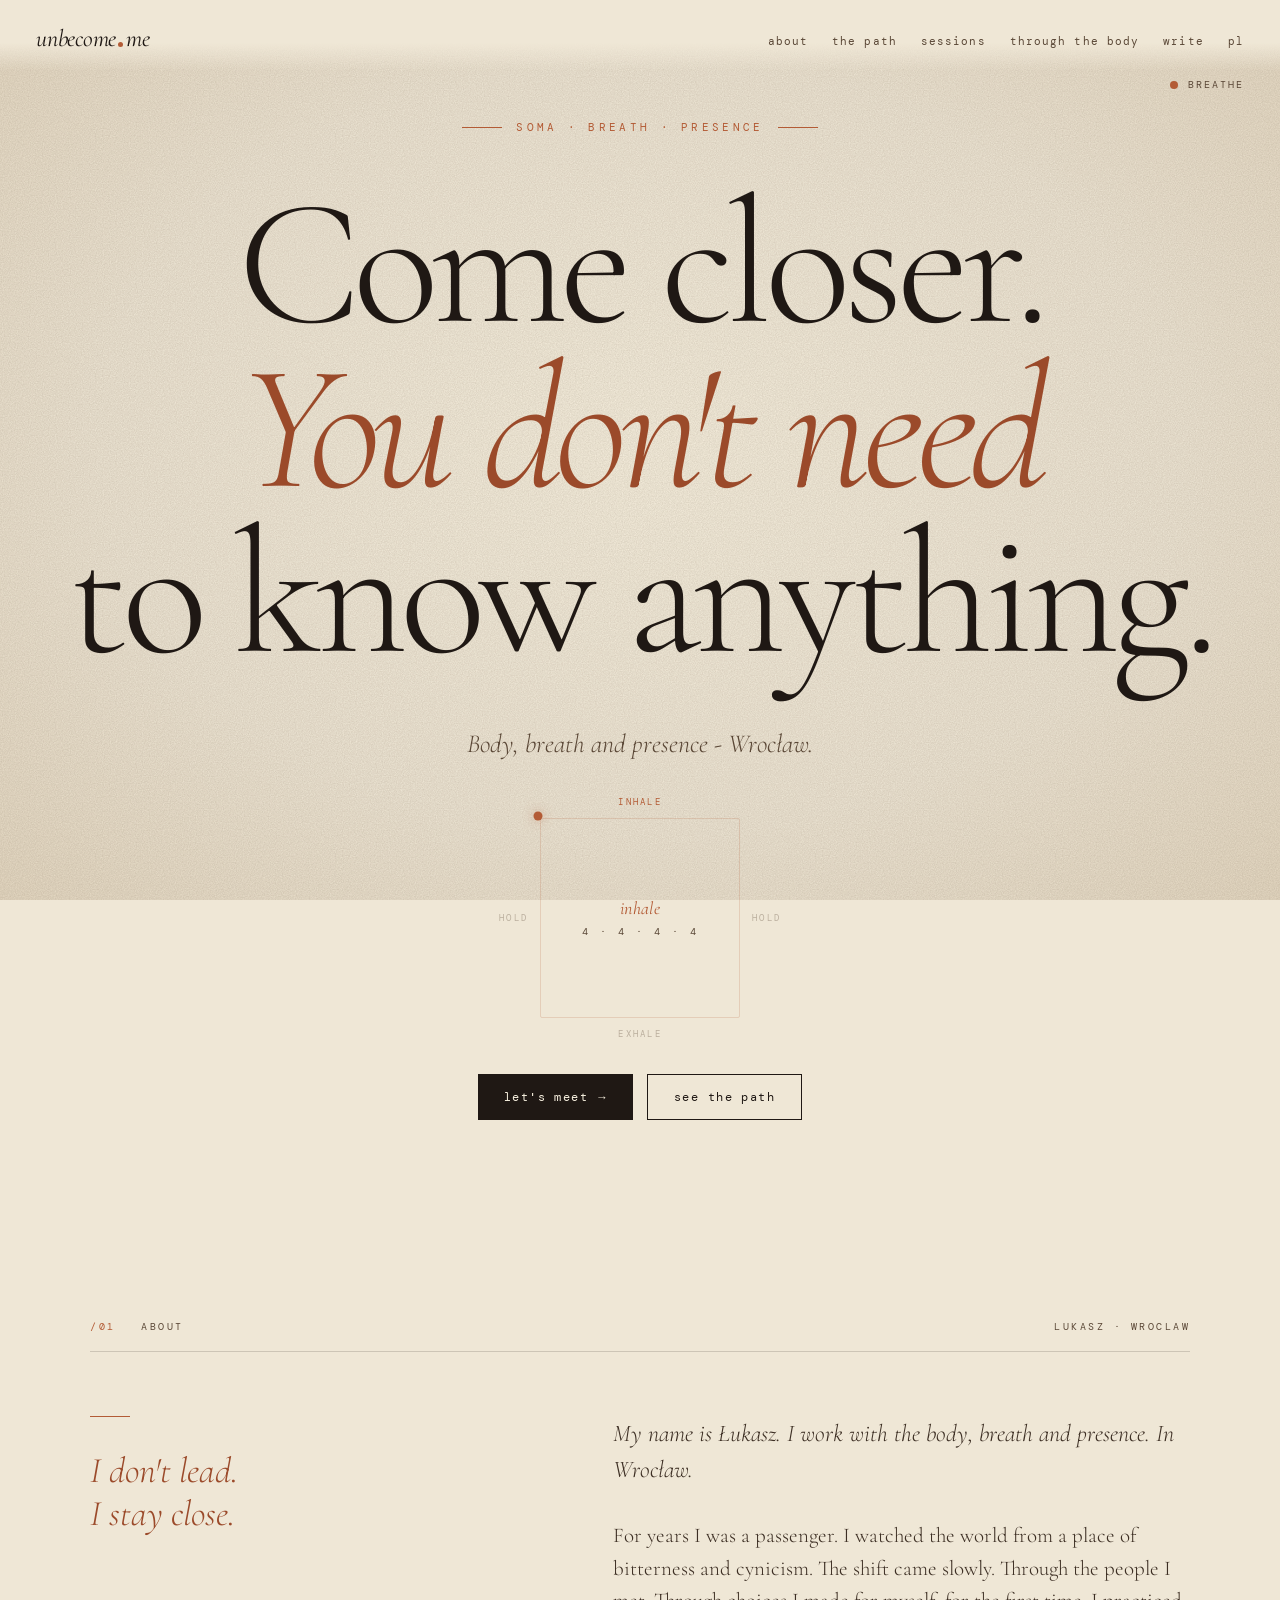
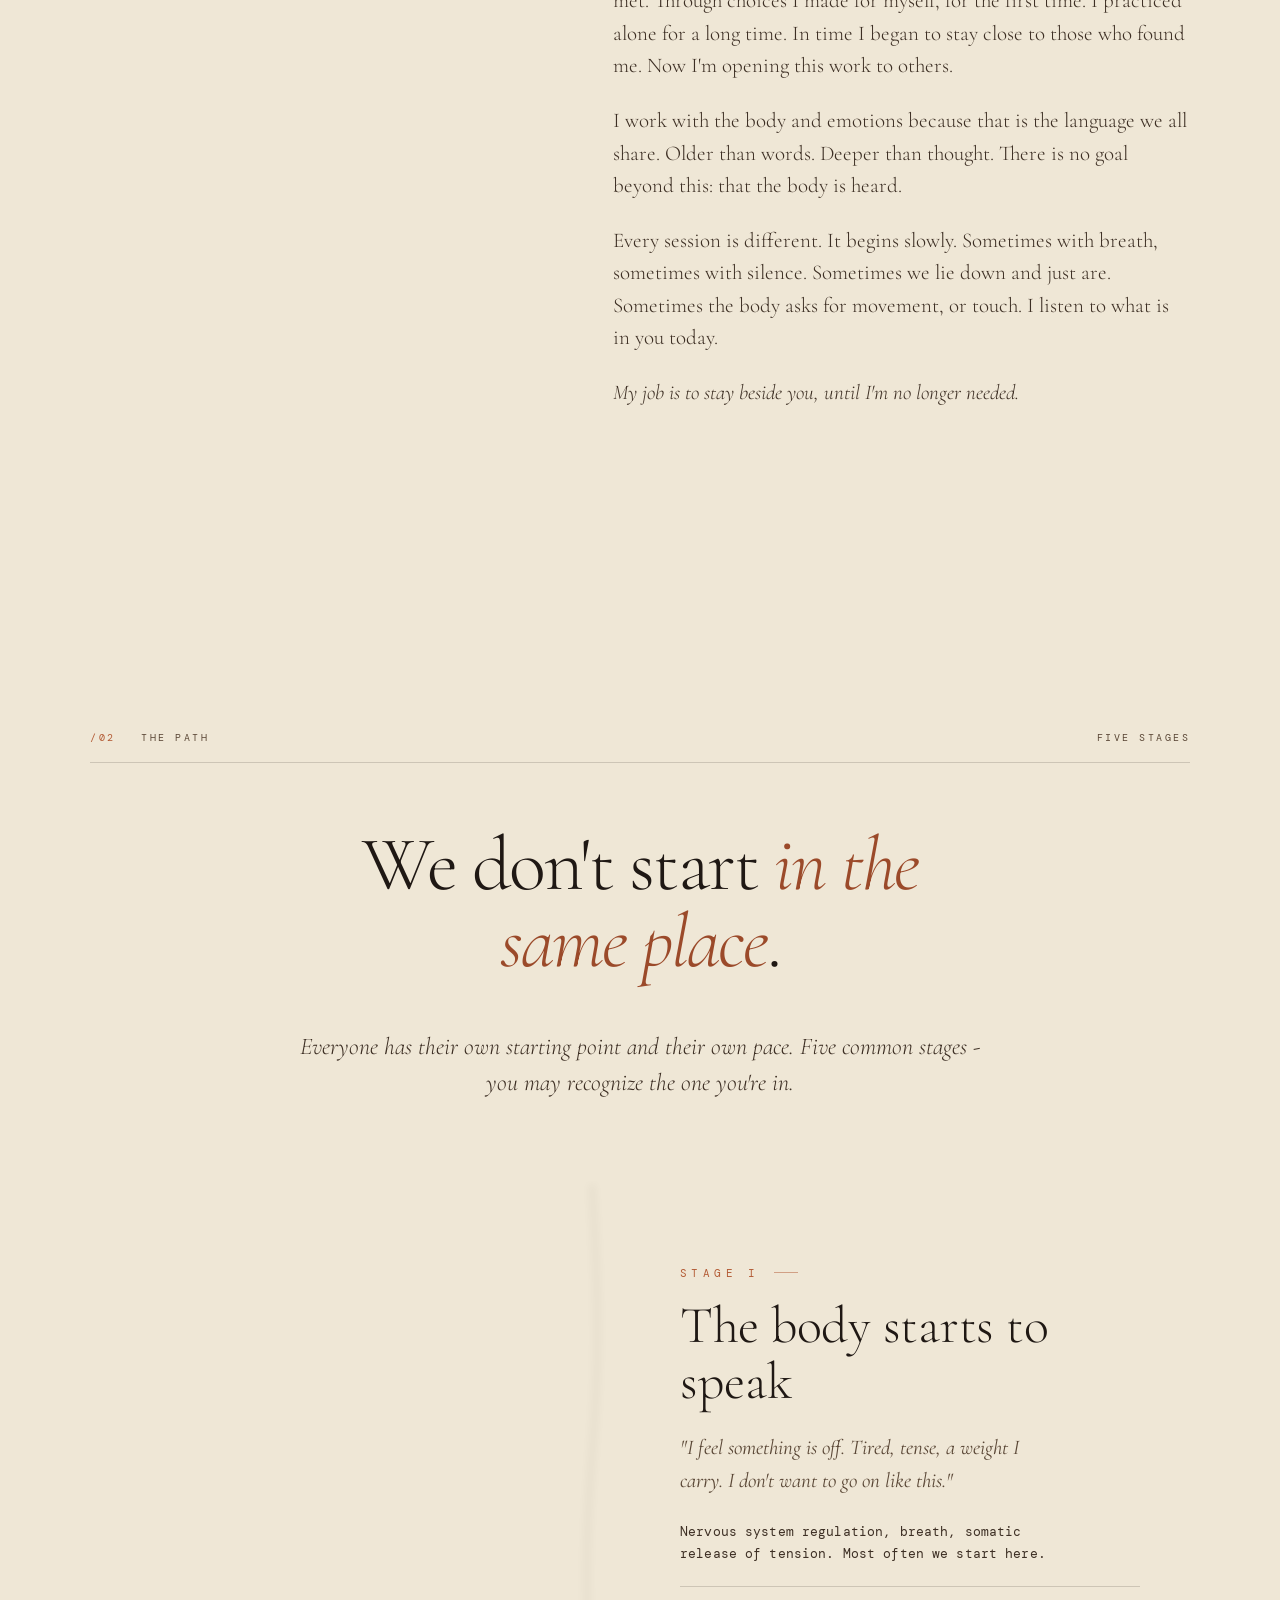
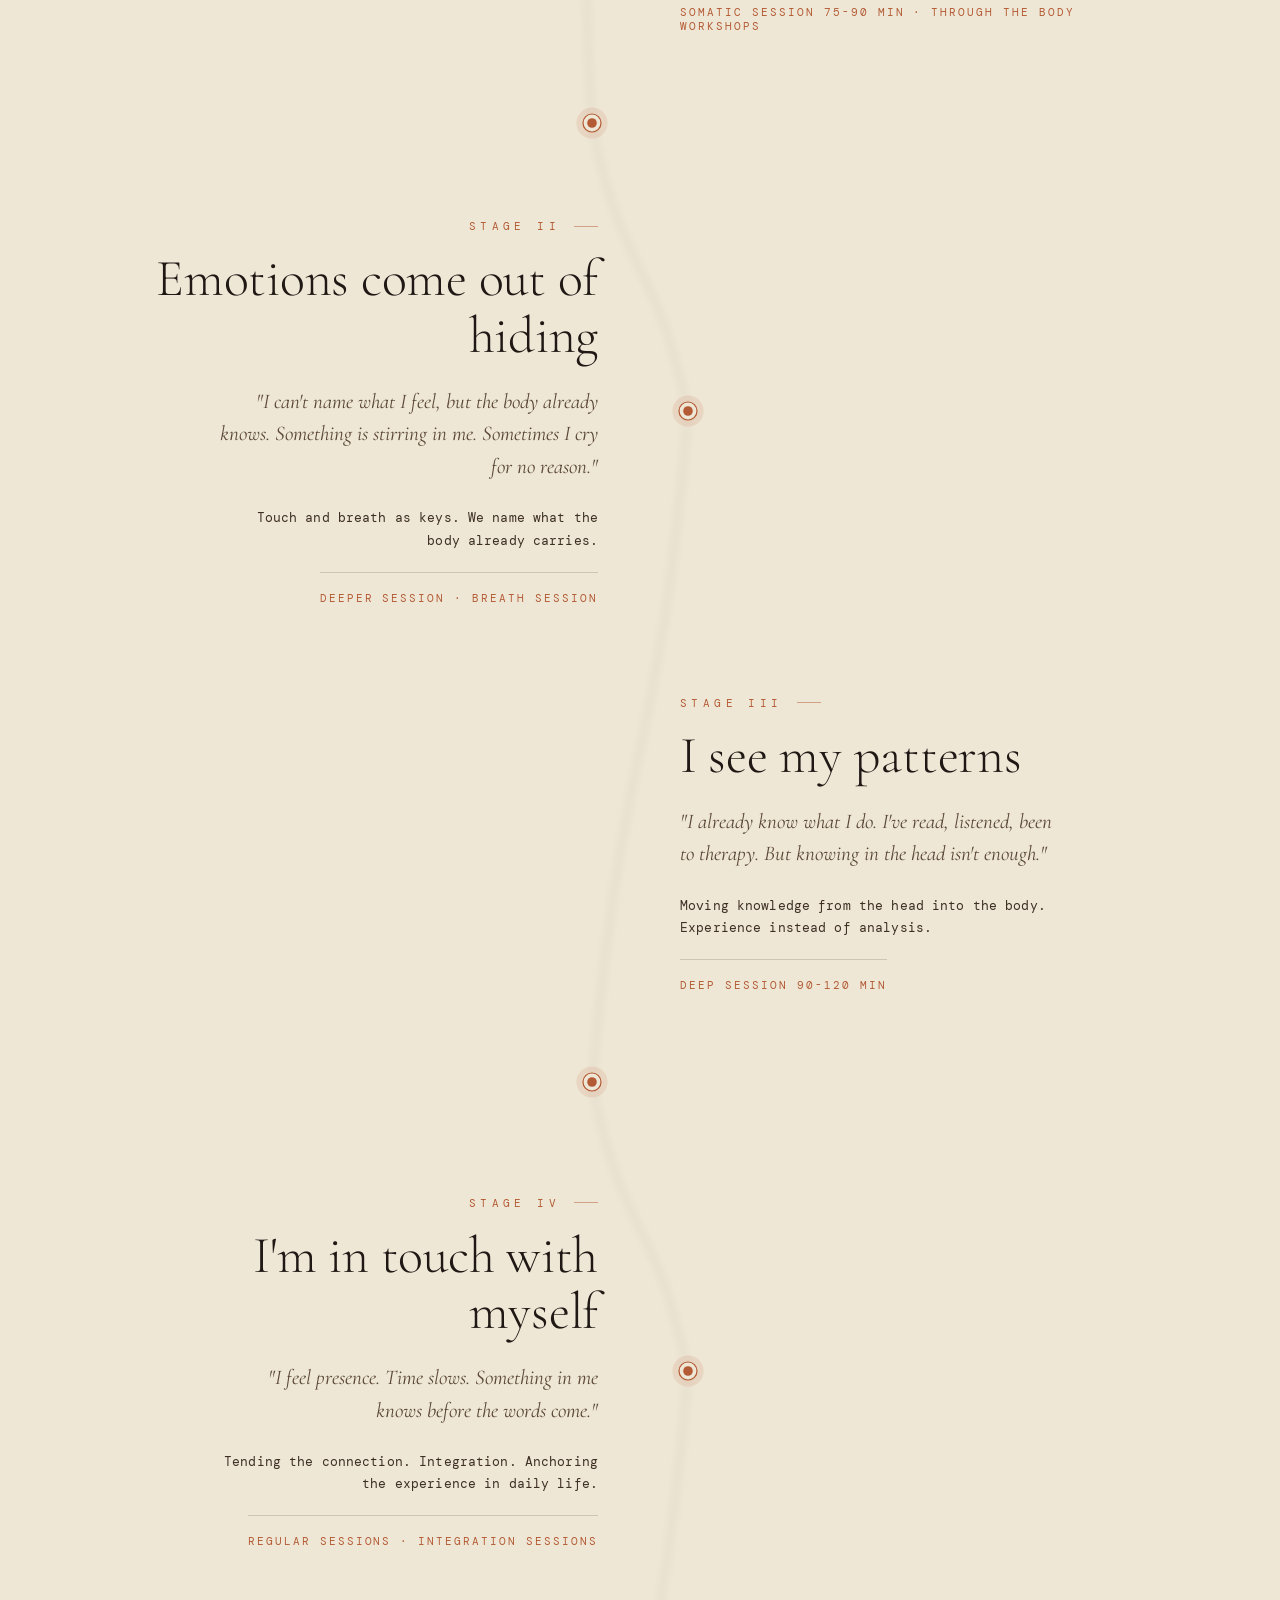
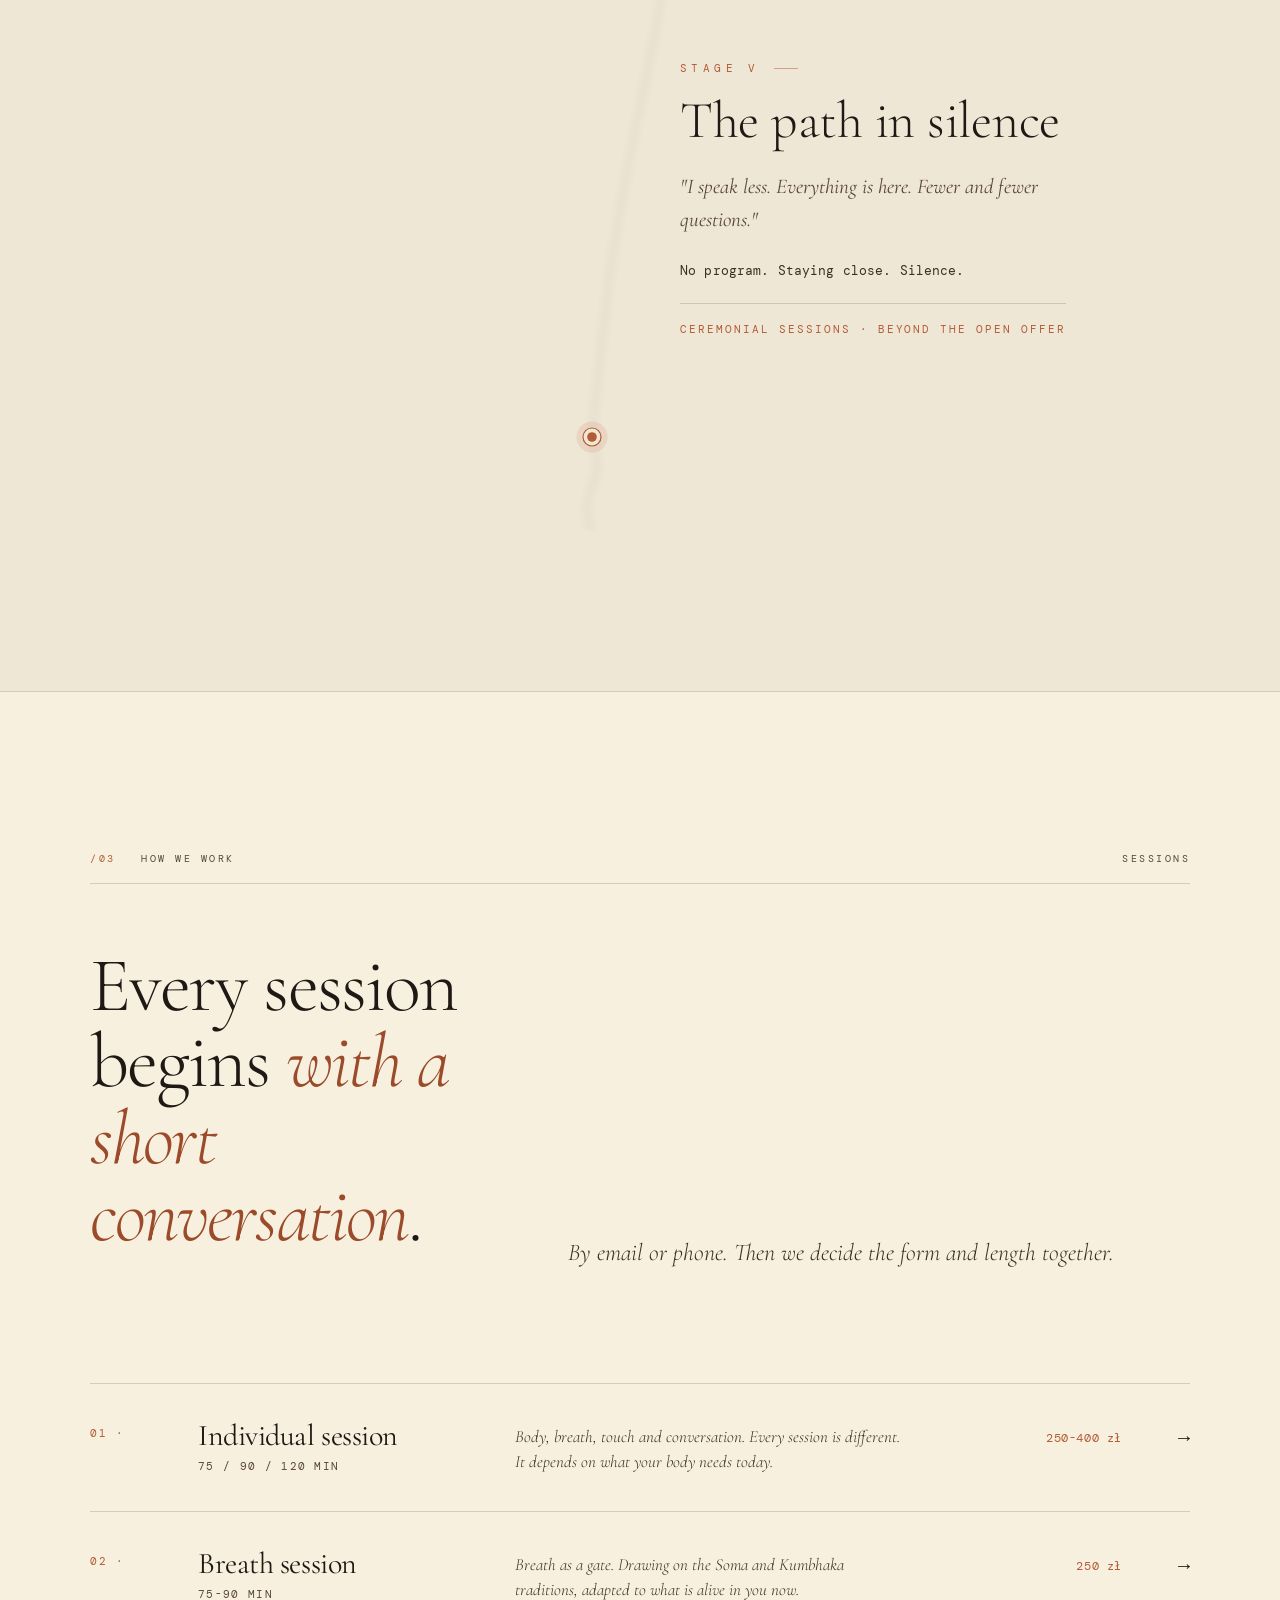
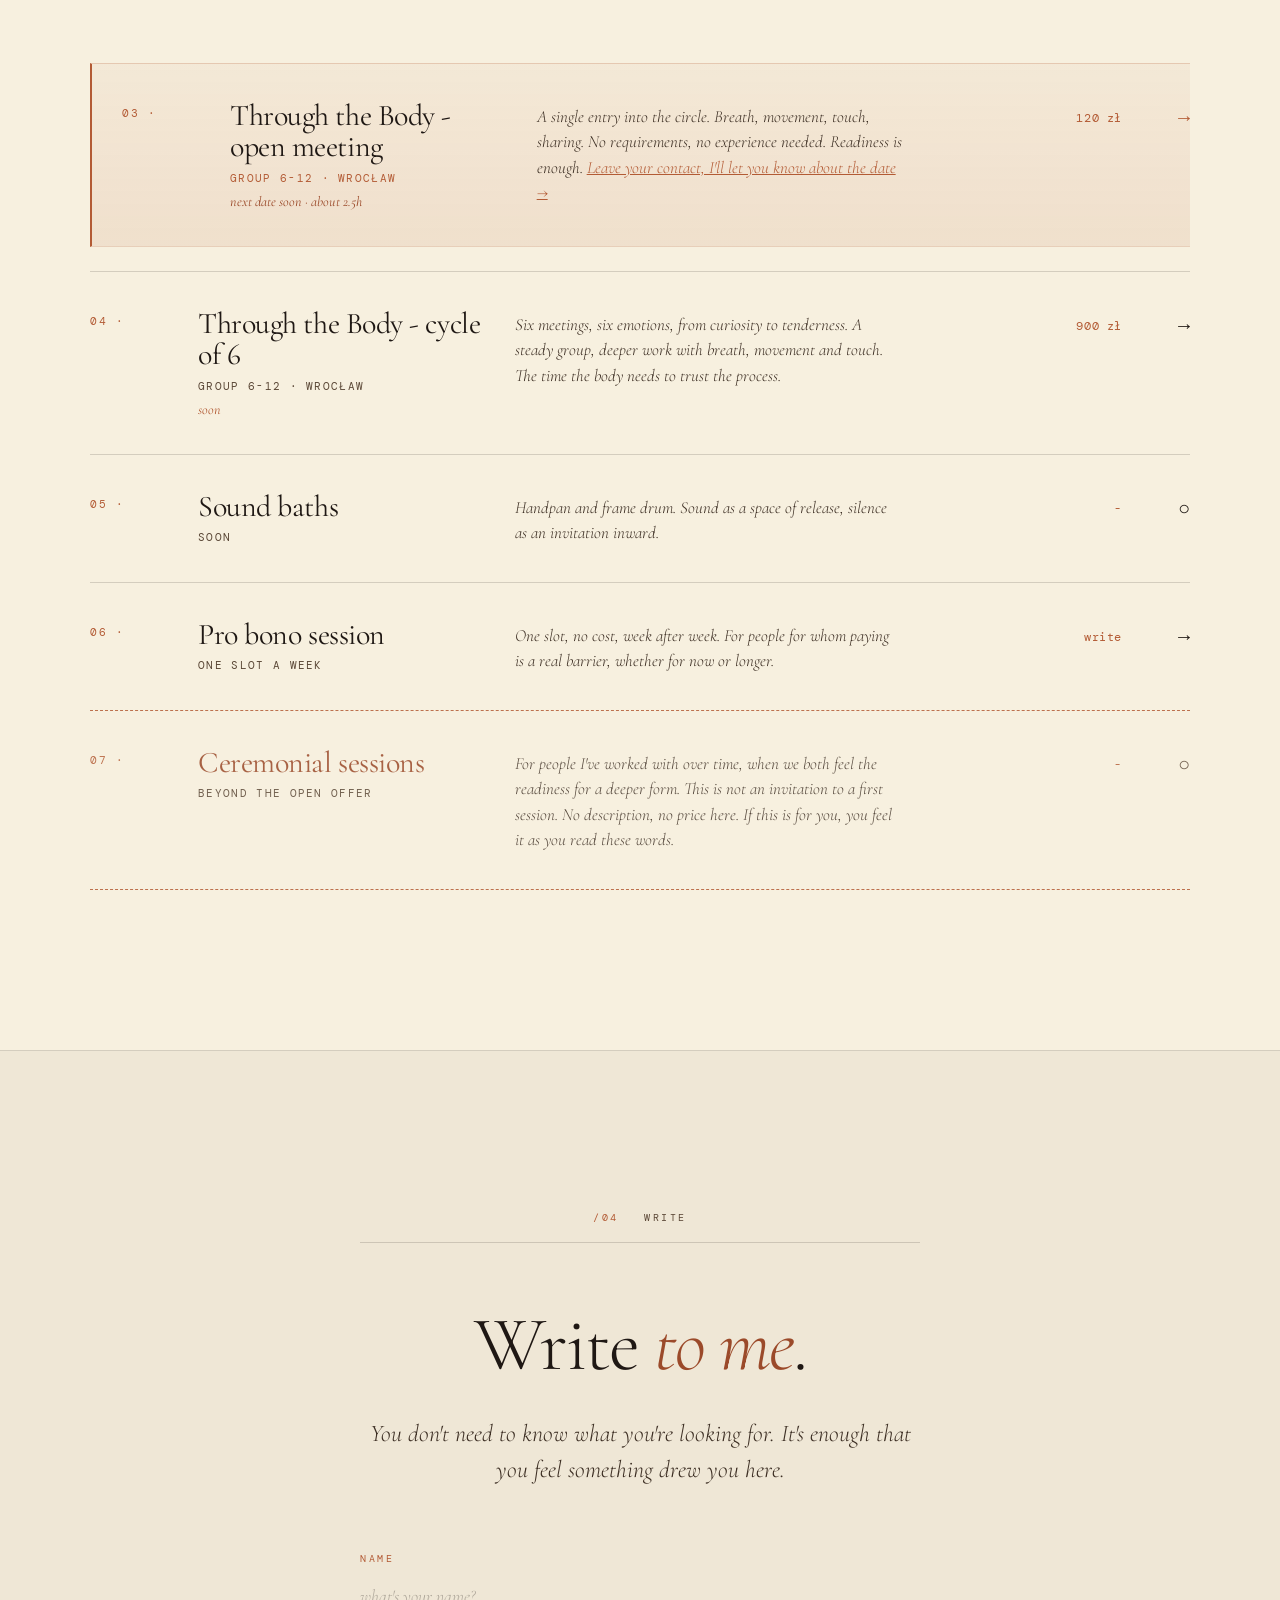
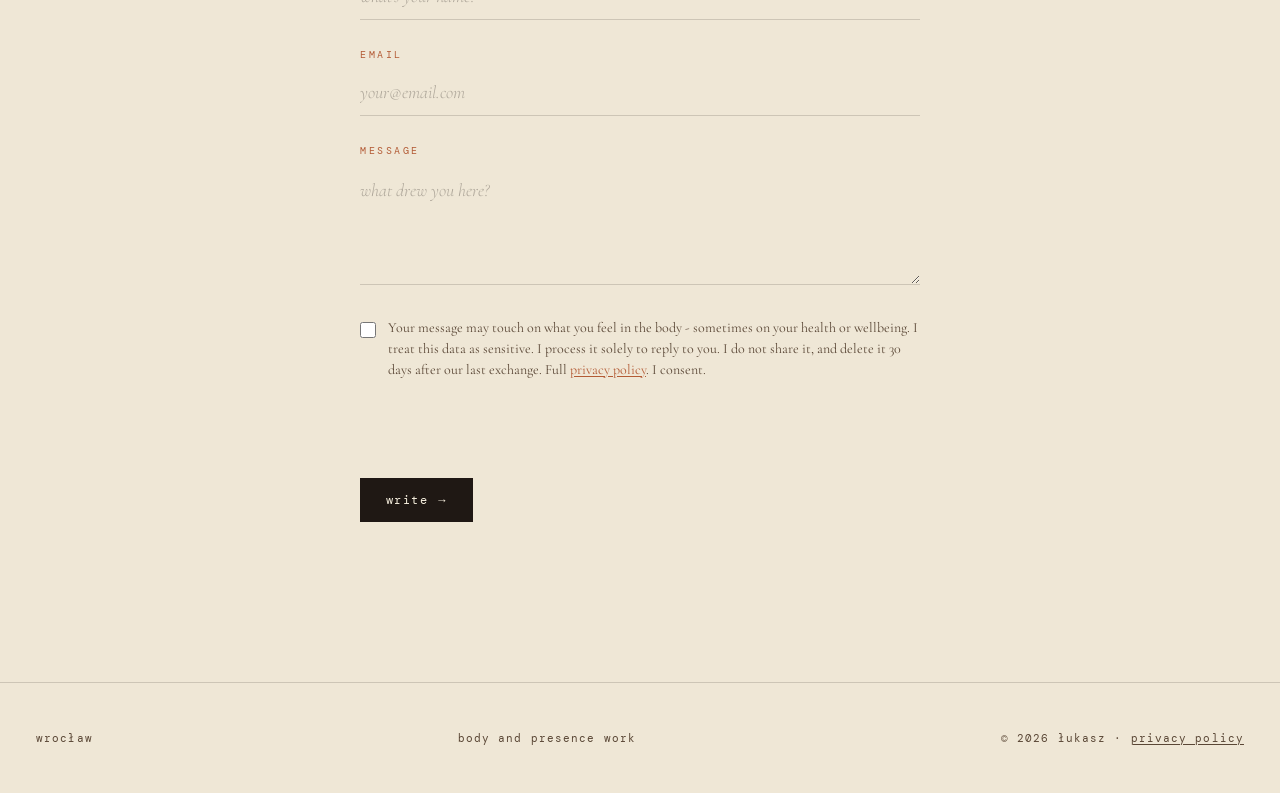
<file: en/index.html>
<!DOCTYPE html>
<html lang="en">
<head>
  <meta charset="UTF-8">
  <meta name="viewport" content="width=device-width, initial-scale=1.0">

  <!-- SEO -->
  <title>unbecome.me - body, breath and presence | Wrocław</title>
  <meta name="description" content="I work with the body, breath and presence. Wrocław. Individual sessions, Through the Body group workshops. Come closer. You don't need to know anything.">
  <meta name="keywords" content="somatic work Wrocław, somatic sessions Wrocław, body breath presence, individual sessions body, somatics Wrocław, box breathing">
  <meta name="author" content="Łukasz Szpiczakowski">
  <meta name="robots" content="index, follow">
  <link rel="canonical" href="https://unbecome.me/en/">

  <!-- hreflang -->
  <link rel="alternate" hreflang="pl" href="https://unbecome.me/">
  <link rel="alternate" hreflang="en" href="https://unbecome.me/en/">
  <link rel="alternate" hreflang="x-default" href="https://unbecome.me/">

  <!-- Open Graph -->
  <meta property="og:title" content="unbecome.me - body, breath and presence">
  <meta property="og:description" content="Individual sessions and group workshops. Body, breath, presence. Wrocław.">
  <meta property="og:type" content="website">
  <meta property="og:locale" content="en_GB">
  <meta property="og:url" content="https://unbecome.me/en/">
  <meta property="og:site_name" content="unbecome.me - Łukasz Szpiczakowski">
  <meta property="og:image" content="https://unbecome.me/og-image.jpg">
  <meta property="og:image:width" content="1200">
  <meta property="og:image:height" content="630">
  <meta property="og:image:type" content="image/jpeg">
  <meta property="og:image:alt" content="unbecome.me - body, breath and presence. Wrocław.">

  <!-- Twitter Card -->
  <meta name="twitter:card" content="summary_large_image">
  <meta name="twitter:title" content="unbecome.me - body, breath and presence">
  <meta name="twitter:description" content="Individual sessions and group workshops. Body, breath, presence. Wrocław.">
  <meta name="twitter:image" content="https://unbecome.me/og-image.jpg">
  <meta name="twitter:image:alt" content="unbecome.me - body, breath and presence. Wrocław.">

  <!-- Theme color matched to bg of new design -->
  <meta name="theme-color" content="#efe7d6">
  <!-- Disable forced dark mode (Samsung Internet, some Chrome mobile) -->
  <meta name="color-scheme" content="light only">
  <meta name="supported-color-schemes" content="light">
  <link rel="icon" href="data:image/svg+xml;utf8,<svg xmlns='http://www.w3.org/2000/svg' viewBox='0 0 100 100'><text y='.9em' font-size='90'>%C5%81</text></svg>">

  <!-- Fonts -->
  <link rel="preconnect" href="https://fonts.googleapis.com">
  <link rel="preconnect" href="https://fonts.gstatic.com" crossorigin>
  <link href="https://fonts.googleapis.com/css2?family=Cormorant+Garamond:ital,wght@0,300;0,400;1,300;1,400&family=DM+Mono:wght@300;400&display=swap" rel="stylesheet">

  <!-- Schema.org - LocalBusiness -->
  <script type="application/ld+json">
  {
    "@context": "https://schema.org",
    "@type": "LocalBusiness",
    "@id": "https://unbecome.me/#business",
    "name": "unbecome.me",
    "alternateName": "Łukasz Szpiczakowski - body and presence work",
    "description": "Body, breath and presence work. Individual sessions and Through the Body group workshops. Wrocław. Sessions by appointment - a short conversation first, by email or phone.",
    "url": "https://unbecome.me/en/",
    "image": "https://unbecome.me/og-image.jpg",
    "logo": "https://unbecome.me/og-image.jpg",
    "founder": {
      "@type": "Person",
      "name": "Łukasz Szpiczakowski",
      "jobTitle": "Somatic practitioner",
      "url": "https://unbecome.me/en/"
    },
    "address": {
      "@type": "PostalAddress",
      "addressLocality": "Wrocław",
      "addressRegion": "Lower Silesia",
      "addressCountry": "PL"
    },
    "areaServed": {
      "@type": "City",
      "name": "Wrocław"
    },
    "priceRange": "250-400 zł",
    "currenciesAccepted": "PLN",
    "paymentAccepted": "BLIK, Bank transfer",
    "knowsLanguage": ["pl", "en"],
    "hasOfferCatalog": {
      "@type": "OfferCatalog",
      "name": "Sessions and workshops",
      "itemListElement": [
        {
          "@type": "Offer",
          "name": "Individual session",
          "description": "75, 90 or 120 minutes - body, breath, presence work.",
          "priceSpecification": {
            "@type": "PriceSpecification",
            "minPrice": "250",
            "maxPrice": "400",
            "priceCurrency": "PLN"
          }
        },
        {
          "@type": "Offer",
          "name": "Breath session",
          "description": "Session led through breath.",
          "price": "250",
          "priceCurrency": "PLN"
        },
        {
          "@type": "Offer",
          "name": "Through the Body - group workshop",
          "description": "Group meeting with work through movement, breath and contact.",
          "price": "120",
          "priceCurrency": "PLN"
        }
      ]
    }
  }
  </script>
<style>
  :root{
    color-scheme: only light;
    --bg:#efe7d6;
    --bg-2:#e6dac4;
    --paper:#f7f0df;
    --clay:#b35b35;
    --ochre:#c98a4a;
    --terra:#9b4a2a;
    --ink:#1f1814;
    --ink-2:#3d2f24;
    --soft:#5a4736;
    --line:rgba(31,24,20,0.16);
    --serif:"Cormorant Garamond",Georgia,serif;
    --mono:"DM Mono",ui-monospace,monospace;
  }
  *{box-sizing:border-box;margin:0;padding:0}
  html,body{background:var(--bg);color:var(--ink);font-family:var(--mono);font-weight:400;-webkit-font-smoothing:antialiased}
  html{scroll-behavior:smooth}
  body{overflow-x:hidden}
  a{color:inherit;text-decoration:none}
  ::selection{background:var(--clay);color:var(--paper)}

  /* -- breathing background overlay -- */
  .breath-bg{position:fixed;inset:0;z-index:0;pointer-events:none;background:radial-gradient(ellipse at 50% 50%,var(--paper) 0%,var(--bg) 60%,var(--bg-2) 100%);animation:bgbreathe 12s ease-in-out infinite}
  @keyframes bgbreathe{0%,100%{transform:scale(1)}50%{transform:scale(1.04)}}

  .grain-overlay{position:fixed;inset:0;z-index:1;pointer-events:none;opacity:0.45;mix-blend-mode:multiply;
    background-image:url("data:image/svg+xml;utf8,<svg xmlns='http://www.w3.org/2000/svg' width='240' height='240'><filter id='n'><feTurbulence type='fractalNoise' baseFrequency='0.85' numOctaves='2'/><feColorMatrix values='0 0 0 0 0.18 0 0 0 0 0.13 0 0 0 0 0.09 0 0 0 0.5 0'/></filter><rect width='100%' height='100%' filter='url(%23n)'/></svg>")}

  main,nav,footer{position:relative;z-index:2}

  /* -- nav (minimal, top) -- */
  .nav{position:fixed;top:0;left:0;right:0;display:flex;justify-content:space-between;align-items:flex-end;padding:24px 36px 18px;z-index:60;background:linear-gradient(to bottom,var(--bg) 60%,transparent)}
  .nav .mark{font-family:var(--serif);font-style:italic;font-size:24px;font-weight:400;letter-spacing:-0.01em;display:inline-flex;align-items:baseline;gap:0}
  .nav .mark .mark-dot{display:inline-block;width:5px;height:5px;border-radius:50%;background:var(--clay);margin:0 3px 0 2px;transform:translateY(1px);animation:pulse 4s ease-in-out infinite;transform-origin:center;align-self:baseline}
  .nav .mark .mark-tld{font-family:var(--serif);font-style:italic;font-size:24px;letter-spacing:-0.01em;color:inherit;align-self:baseline}
  @keyframes pulse{0%,100%{transform:translateY(1px) scale(1);opacity:0.8}50%{transform:translateY(1px) scale(1.5);opacity:1}}
  .nav-links{display:flex;gap:24px;font-family:var(--mono);font-size:11px;text-transform:lowercase;letter-spacing:0.1em;color:var(--soft);align-items:center}
  .nav-links a{padding:4px 0;border-bottom:1px solid transparent;transition:border-color .3s,color .3s}
  .nav-links a:hover{color:var(--clay);border-color:var(--clay)}

  /* -- breath indicator (top-right of viewport) -- */
  .breath-tag{position:fixed;top:78px;right:36px;z-index:50;font-family:var(--mono);font-size:10px;letter-spacing:0.2em;color:var(--soft);text-transform:uppercase;display:flex;align-items:center;gap:10px}
  .breath-tag .dot{width:8px;height:8px;border-radius:50%;background:var(--clay);animation:breath 6s ease-in-out infinite}
  @keyframes breath{0%,100%{transform:scale(0.7);opacity:0.5}50%{transform:scale(1.4);opacity:1}}

  /* -- HERO -- */
  .hero{min-height:100vh;display:flex;flex-direction:column;justify-content:center;align-items:center;padding:120px 36px 60px;text-align:center;position:relative}
  .hero-meta{font-family:var(--mono);font-size:11px;letter-spacing:0.3em;text-transform:uppercase;color:var(--clay);margin-bottom:48px;display:flex;align-items:center;gap:14px}
  .hero-meta::before,.hero-meta::after{content:"";display:block;width:40px;height:1px;background:var(--clay)}

  h1.hero-h{font-family:var(--serif);font-weight:300;font-size:clamp(80px,14vw,200px);line-height:0.92;letter-spacing:-0.04em;margin-bottom:48px}
  h1.hero-h em{font-style:italic;color:var(--terra)}
  h1.hero-h .word{display:inline-block;animation:rise 1.2s cubic-bezier(.2,.7,.2,1) both}
  h1.hero-h .word:nth-child(2){animation-delay:.18s}
  h1.hero-h .word:nth-child(3){animation-delay:.36s}
  @keyframes rise{from{opacity:0;transform:translateY(50px)}to{opacity:1;transform:translateY(0)}}
  .hero-sub{font-family:var(--serif);font-style:italic;font-weight:300;font-size:26px;line-height:1.45;color:var(--soft);max-width:560px;margin-bottom:56px;animation:fade 1.4s ease .8s both}
  @keyframes fade{from{opacity:0}to{opacity:1}}

  /* -- box breathing (square trace, 4x4s) -- */
  .breath-box{position:relative;width:200px;height:200px;margin:0 auto 56px;animation:fade 1.8s ease 1.2s both}
  .breath-box .frame{position:absolute;inset:0;border:1px solid rgba(179,91,53,0.18);border-radius:2px}
  .breath-box svg{position:absolute;inset:-2px;width:calc(100% + 4px);height:calc(100% + 4px);overflow:visible}
  .breath-box .trace{fill:none;stroke:var(--clay);stroke-width:1.5;stroke-linecap:round;stroke-linejoin:round;stroke-dasharray:0 800;stroke-dashoffset:0;animation:boxtrace 16s linear infinite, boxfade 16s linear infinite;opacity:0.85}
  /* trace: dasharray 0..800 over full 16s - same speed as pointer (50px/s) */
  @keyframes boxtrace{
    0%   {stroke-dasharray:0 800}
    100% {stroke-dasharray:800 0}
  }
  /* fade: separate property so it doesn't disturb dasharray timing */
  @keyframes boxfade{
    0%, 96% {opacity:0.85}
    100%    {opacity:0}
  }
  .breath-box .pointer{fill:var(--clay);filter:drop-shadow(0 0 6px rgba(179,91,53,0.45));animation:boxpoint 16s linear infinite}
  @keyframes boxpoint{
    0%   {transform:translate(2px,2px)}
    25%  {transform:translate(202px,2px)}
    50%  {transform:translate(202px,202px)}
    75%  {transform:translate(2px,202px)}
    100% {transform:translate(2px,2px)}
  }
  .breath-box .center{position:absolute;inset:0;display:flex;flex-direction:column;align-items:center;justify-content:center;font-family:var(--serif);font-style:italic;font-size:18px;color:var(--clay);letter-spacing:0.02em;text-align:center;line-height:1.3;gap:4px}
  .breath-box .center .phase{display:block;min-height:1.3em;transition:opacity .6s ease}
  .breath-box .center .count{font-family:var(--mono);font-style:normal;font-size:10px;letter-spacing:0.3em;color:var(--soft);text-transform:uppercase}
  .breath-box .corner{display:none}
  .breath-box .edge-label{position:absolute;font-family:var(--mono);font-size:9px;letter-spacing:0.25em;text-transform:uppercase;color:var(--soft);transition:color .8s ease,opacity .8s ease;opacity:0.35}
  .breath-box .edge-label.active{color:var(--clay);opacity:1}
  .breath-box .el-top{top:-22px;left:50%;transform:translateX(-50%)}
  .breath-box .el-right{right:-12px;top:50%;transform:translate(100%,-50%)}
  .breath-box .el-bottom{bottom:-22px;left:50%;transform:translateX(-50%)}
  .breath-box .el-left{left:-12px;top:50%;transform:translate(-100%,-50%)}

  .hero-cta{display:flex;gap:14px;flex-wrap:wrap;justify-content:center;animation:fade 1.4s ease 1.4s both}

  .btn{display:inline-flex;align-items:center;gap:10px;padding:14px 26px;font-family:var(--mono);font-size:12px;letter-spacing:0.12em;text-transform:lowercase;cursor:pointer;border:none;transition:all .3s ease;border-radius:0}
  .btn-primary{background:var(--ink);color:var(--paper)}
  .btn-primary:hover{background:var(--terra)}
  .btn-ghost{background:transparent;color:var(--ink);border:1px solid var(--ink)}
  .btn-ghost:hover{background:var(--ink);color:var(--paper)}
  .btn .arrow{transition:transform .3s}
  .btn:hover .arrow{transform:translateX(4px)}

  /* -- general section -- */
  section{padding:140px 36px;position:relative}
  .container{max-width:1100px;margin:0 auto}
  .container-narrow{max-width:780px;margin:0 auto}

  .section-meta{display:flex;justify-content:space-between;align-items:baseline;font-family:var(--mono);font-size:10px;letter-spacing:0.25em;text-transform:uppercase;color:var(--soft);padding-bottom:18px;margin-bottom:64px;border-bottom:1px solid var(--line)}
  .section-meta .num{color:var(--clay)}

  h2{font-family:var(--serif);font-weight:300;font-size:clamp(44px,6vw,80px);line-height:1;letter-spacing:-0.025em;margin-bottom:48px}
  h2 em{font-style:italic;color:var(--terra)}
  .lead{font-family:var(--serif);font-style:italic;font-weight:300;font-size:24px;line-height:1.5;color:var(--ink-2);margin-bottom:32px}
  p.body{font-family:var(--serif);font-weight:300;font-size:21px;line-height:1.55;color:var(--ink-2);margin-bottom:22px}

  /* -- ABOUT - split with rhythm -- */
  .o-mnie{}
  .o-mnie-grid{display:grid;grid-template-columns:1fr 1.3fr;gap:80px;align-items:start}
  .o-mnie-quote{font-family:var(--serif);font-style:italic;font-weight:300;font-size:36px;line-height:1.2;color:var(--terra);position:sticky;top:120px}
  .o-mnie-quote::before{content:"";display:block;width:40px;height:1px;background:var(--clay);margin-bottom:32px}
  .o-mnie-coda{margin-top:16px;color:var(--terra)}
  .o-mnie-coda em{font-style:italic}

  /* -- THE PATH - winding path -- */
  .droga{padding:160px 36px}
  .droga-intro{text-align:center;max-width:680px;margin:0 auto 80px}
  .droga-intro .lead{margin:0 auto}

  .path-wrap{position:relative;max-width:1100px;margin:0 auto;padding:40px 0 40px}
  .path-svg{position:absolute;inset:0;width:100%;height:100%;z-index:0;pointer-events:none}
  .path-line{fill:none;stroke:var(--clay);stroke-width:1.3;stroke-linecap:round;opacity:0.55;transition:stroke-dashoffset 0.15s linear}
  .path-shadow{fill:none;stroke:var(--ink);stroke-width:6;opacity:0.04;filter:blur(4px)}
  .path-mist{fill:none;stroke:var(--clay);stroke-width:14;opacity:0.05;filter:blur(8px);transition:stroke-dashoffset 0.15s linear}

  .stages{position:relative;z-index:1}
  .stage{display:grid;grid-template-columns:1fr 1fr;align-items:center;min-height:480px;padding:40px 48px;gap:80px;cursor:pointer}
  .stage.right .stage-text{grid-column:2;text-align:left}
  .stage.right .marker{grid-column:1;justify-self:end}
  .stage.left .stage-text{grid-column:1;text-align:right}
  .stage.left .marker{grid-column:2;justify-self:start}

  .stage-text{max-width:460px;opacity:0;transform:translateY(20px);transition:opacity 1.2s ease,transform 1.2s ease}
  .stage.in-view .stage-text,.stage.active .stage-text{opacity:1;transform:translateY(0)}

  .stage-num{font-family:var(--mono);font-size:11px;letter-spacing:0.4em;color:var(--clay);text-transform:uppercase;margin-bottom:18px;display:inline-flex;align-items:center;gap:14px;padding-top:0}
  .stage-num::before,.stage-num::after{content:"";width:24px;height:1px;background:var(--clay);opacity:0.5}
  .stage.right .stage-num::before{display:none}
  .stage.left .stage-num::after{display:none}
  .stage.left .stage-num{flex-direction:row-reverse}

  .stage-title{font-family:var(--serif);font-weight:300;font-size:clamp(32px,4.2vw,52px);line-height:1.08;letter-spacing:-0.005em;margin-bottom:22px}
  .stage-quote{font-family:var(--serif);font-style:italic;font-size:clamp(17px,1.7vw,21px);line-height:1.55;color:var(--soft);margin:0 0 24px;max-width:380px}
  .stage-desc{font-family:var(--mono);font-size:13px;line-height:1.7;color:var(--ink-2);margin:0 0 20px;max-width:380px;letter-spacing:0.01em}
  .stage.right .stage-desc,.stage.right .stage-quote{margin-right:auto;margin-left:0}
  .stage.left .stage-desc,.stage.left .stage-quote{margin-left:auto;margin-right:0}
  .stage-tools{font-family:var(--mono);font-size:11px;letter-spacing:0.18em;color:var(--clay);text-transform:uppercase;padding-top:18px;border-top:1px solid var(--line);display:inline-block;margin:0}

  .marker{width:16px;height:16px;border-radius:50%;background:var(--bg);border:1.5px solid var(--clay);position:relative;flex-shrink:0;transition:transform 0.6s ease,background 0.6s ease;z-index:2}
  .marker::after{content:"";position:absolute;inset:3px;border-radius:50%;background:var(--clay);opacity:0;transition:opacity 0.6s ease}
  .stage.in-view .marker::after,.stage.active .marker::after{opacity:1}
  .stage.in-view .marker,.stage.active .marker{transform:scale(1.2);box-shadow:0 0 0 5px rgba(179,91,53,0.12)}

  /* -- SESSIONS - list with hover expand -- */
  .sesje{background:var(--paper);padding:160px 36px;border-top:1px solid var(--line);border-bottom:1px solid var(--line)}
  .sesje-intro{display:grid;grid-template-columns:1fr 1.5fr;gap:64px;margin-bottom:80px;align-items:end}
  .sesje-list{display:flex;flex-direction:column}
  .sesja{display:grid;grid-template-columns:80px 1.5fr 2fr 1fr 40px;gap:28px;align-items:start;padding:36px 0;border-top:1px solid var(--line);cursor:pointer;transition:padding .4s ease}
  .sesja:last-child{border-bottom:1px solid var(--line)}
  /* hover only on devices with mouse (avoids tap-flicker on mobile) */
  @media (hover: hover){.sesja:hover{padding:48px 16px;background:rgba(255,255,255,0.4)}}
  .sesja .sesja-num{font-family:var(--mono);font-size:11px;color:var(--clay);letter-spacing:0.15em;padding-top:6px}
  .sesja .sesja-title{font-family:var(--serif);font-weight:400;font-size:30px;line-height:1.05;letter-spacing:-0.015em;color:var(--ink)}
  .sesja .sesja-meta{font-family:var(--mono);font-size:11px;letter-spacing:0.12em;color:var(--soft);margin-top:8px;text-transform:uppercase}
  .sesja .sesja-desc{font-family:var(--serif);font-style:italic;font-weight:300;font-size:17px;line-height:1.5;color:var(--ink-2);padding-top:4px}
  .sesja .sesja-price{font-family:var(--mono);font-size:12px;color:var(--clay);text-align:right;letter-spacing:0.05em;padding-top:10px}
  .sesja .sesja-arrow{font-size:20px;color:var(--ink);text-align:right;padding-top:4px;transition:transform .3s}
  @media (hover: hover){.sesja:hover .sesja-arrow{transform:translateX(8px);color:var(--clay)}}
  /* feature card: subtle clay-tinted gradient, ink text, clay border-left accent */
  .sesja.feature{background:linear-gradient(180deg,rgba(179,91,53,0.05) 0%,rgba(179,91,53,0.11) 100%);border-top:1px solid rgba(179,91,53,0.18);border-bottom:1px solid rgba(179,91,53,0.18);border-left:2px solid var(--clay);padding-left:30px;margin:24px 0;transition:background .5s ease}
  @media (hover: hover){.sesja.feature:hover{background:linear-gradient(180deg,rgba(179,91,53,0.08) 0%,rgba(179,91,53,0.16) 100%);padding-left:46px}}
  .sesja.feature .sesja-title{color:var(--ink)}
  .sesja.feature .sesja-desc{color:var(--ink-2)}
  .sesja.feature .sesja-meta{color:var(--clay)}
  .sesja.feature .sesja-num,.sesja.feature .sesja-price,.sesja.feature .sesja-arrow{color:var(--clay)}
  .sesja .when{display:block;font-family:var(--serif);font-style:italic;color:var(--clay);font-size:14px;margin-top:8px}
  .sesja.feature .when{color:var(--terra)}

  /* Ceremonial sessions - dashed-border, sacrum, no CTA */
  .sesja.sesja--ceremony{border-top:1px dashed var(--clay);border-bottom:1px dashed var(--clay);cursor:default;opacity:0.85}
  .sesja.sesja--ceremony + .sesja{border-top:none}
  .sesja.sesja--ceremony:hover{padding:36px 0;background:transparent}
  .sesja.sesja--ceremony .sesja-title{color:var(--terra)}
  .sesja.sesja--ceremony .sesja-arrow{color:var(--soft);transform:none}

  /* -- WRITE - soft glow -- */
  .napisz{padding:160px 36px;text-align:center}
  .napisz-inner{max-width:560px;margin:0 auto}
  .napisz h2{margin-bottom:32px}
  .napisz .lead{margin-bottom:64px}
  .form{display:flex;flex-direction:column;gap:28px;text-align:left}
  .field{display:flex;flex-direction:column;gap:8px;position:relative}
  .field label{font-family:var(--mono);font-size:10px;letter-spacing:0.25em;text-transform:uppercase;color:var(--clay)}
  .field input,.field textarea{background:transparent;border:none;border-bottom:1px solid var(--line);padding:12px 0;font-family:var(--serif);font-size:18px;font-weight:300;color:var(--ink);outline:none;transition:border-color .3s,box-shadow .3s;width:100%}
  .field input::placeholder,.field textarea::placeholder{color:rgba(31,24,20,0.3);font-style:italic}
  .field input:focus,.field textarea:focus{border-color:var(--clay);box-shadow:0 1px 0 0 var(--clay)}
  .field textarea{resize:vertical;min-height:120px;line-height:1.5}
  .form .btn{align-self:flex-start;margin-top:16px}
  .form-status{font-family:var(--serif);font-style:italic;font-size:15px;color:var(--terra);min-height:22px;opacity:0;transition:opacity .3s}
  .form-status.visible{opacity:1}
  .consent{display:flex;gap:12px;align-items:flex-start;padding:4px 0;font-family:var(--serif);font-size:14px;line-height:1.5;color:var(--soft);cursor:pointer}
  .consent input[type=checkbox]{margin-top:5px;accent-color:var(--clay);flex-shrink:0;cursor:pointer;width:16px;height:16px}
  .consent a{color:var(--clay);text-decoration:underline;text-underline-offset:2px}
  .consent a:hover{color:var(--terra)}

  footer{padding:48px 36px;border-top:1px solid var(--line);display:flex;justify-content:space-between;font-family:var(--mono);font-size:11px;letter-spacing:0.1em;color:var(--soft);text-transform:lowercase}

  /* -- reveal -- */
  .reveal{opacity:0;transform:translateY(40px);transition:opacity 1.1s ease,transform 1.1s ease}
  .reveal.in{opacity:1;transform:translateY(0)}

  /* -- stage-rail (tweak for breath) -- */
  .breath-rail{position:fixed;left:24px;top:50%;transform:translateY(-50%);z-index:40;display:flex;flex-direction:column;gap:18px;opacity:0;transition:opacity .4s ease;pointer-events:none}
  .breath-rail.visible{opacity:1;pointer-events:auto}
  .breath-rail button{background:none;border:none;cursor:pointer;padding:4px;display:flex;align-items:center;gap:10px;color:var(--soft);font-family:var(--mono);font-size:10px;letter-spacing:0.18em;text-transform:uppercase}
  .breath-rail .pip{width:6px;height:6px;border-radius:50%;background:var(--ink);opacity:0.3;transition:all .3s}
  .breath-rail button.active .pip{background:var(--clay);opacity:1;transform:scale(1.6);box-shadow:0 0 0 4px rgba(179,91,53,0.15)}
  .breath-rail .pip-label{opacity:0;transition:opacity .3s}
  .breath-rail button:hover .pip-label,.breath-rail button.active .pip-label{opacity:1}

  @media (max-width:900px){
    .nav{padding:16px 20px}
    .nav-links{display:none}
    .breath-tag{display:none}
    .o-mnie-grid,.sesje-intro{grid-template-columns:1fr;gap:32px}
    .o-mnie-quote{position:static}
    .sesja{grid-template-columns:1fr;gap:8px}
    .sesja .sesja-price,.sesja .sesja-arrow{text-align:left}
    .breath-rail{display:none}
    .path-wrap{padding:20px 0 20px}
    .stage{grid-template-columns:88px 1fr;gap:14px;padding:32px 20px 32px 8px;min-height:0;align-items:start}
    .stage.right .stage-text,.stage.left .stage-text{grid-column:2;text-align:left;max-width:none;opacity:1;transform:none}
    /* mobile zigzag markers - alternate near-left vs near-right within 88px column */
    .stage.right .marker{grid-column:1;justify-self:start;margin-left:6px;margin-top:10px}
    .stage.left .marker{grid-column:1;justify-self:end;margin-right:6px;margin-top:10px}
    /* footer stacks vertically on mobile */
    footer{flex-direction:column;gap:8px;text-align:center;padding:36px 24px}
    /* touch targets - bigger button on mobile (Apple 44px+ standard) */
    .btn{padding:16px 32px;font-size:12px;min-height:48px}
    .stage.left .stage-num,.stage.right .stage-num{flex-direction:row}
    .stage.left .stage-num::before,.stage.right .stage-num::before{display:inline-block}
    .stage.left .stage-num::after,.stage.right .stage-num::after{display:none}
    .stage.left .stage-desc,.stage.left .stage-quote,.stage.right .stage-desc,.stage.right .stage-quote{margin-left:0;margin-right:auto;max-width:none}
  }
</style>
</head>
<body>
<div class="breath-bg"></div>
<div class="grain-overlay"></div>

<nav class="nav">
  <div class="mark">unbecome<span class="mark-dot"></span><span class="mark-tld">me</span></div>
  <div class="nav-links">
    <a href="#o-mnie">about</a>
    <a href="#droga">the path</a>
    <a href="#sesje">sessions</a>
    <a href="/przezcialo">through the body</a>
    <a href="#napisz">write</a>
    <a href="/">PL</a>
  </div>
</nav>

<div class="breath-tag"><span class="dot"></span> breathe</div>

<main>

<!-- HERO -->
<section class="hero" data-screen-label="01 Hero">
  <div class="hero-meta">soma&nbsp;·&nbsp;breath&nbsp;·&nbsp;presence</div>
  <h1 class="hero-h">
    <span class="word">Come closer.</span><br>
    <span class="word"><em>You don't need</em></span><br>
    <span class="word">to know anything.</span>
  </h1>
  <p class="hero-sub">Body, breath and presence - Wrocław.</p>
  <div class="breath-box" aria-label="box breathing">
    <div class="frame"></div>
    <svg viewBox="0 0 204 204">
      <path class="trace" d="M 2 2 L 202 2 L 202 202 L 2 202 Z"></path>
      <circle class="pointer" cx="0" cy="0" r="4.5"></circle>
    </svg>
    <span class="edge-label el-top" data-phase="0">inhale</span>
    <span class="edge-label el-right" data-phase="1">hold</span>
    <span class="edge-label el-bottom" data-phase="2">exhale</span>
    <span class="edge-label el-left" data-phase="3">hold</span>
    <span class="corner c-tl"></span><span class="corner c-tr"></span><span class="corner c-br"></span><span class="corner c-bl"></span>
    <div class="center">
      <span class="phase" id="box-phase">inhale</span>
      <span class="count" id="box-count">4 · 4 · 4 · 4</span>
    </div>
  </div>
  <div class="hero-cta">
    <button class="btn btn-primary" onclick="document.getElementById('napisz').scrollIntoView({behavior:'smooth'})">Let's meet <span class="arrow">→</span></button>
    <button class="btn btn-ghost" onclick="document.getElementById('droga').scrollIntoView({behavior:'smooth'})">see the path</button>
  </div>
</section>

<!-- ABOUT -->
<section class="o-mnie" id="o-mnie" data-screen-label="02 About">
  <div class="container">
    <div class="section-meta"><span><span class="num">/01</span> &nbsp; about</span><span>lukasz · wroclaw</span></div>
    <div class="o-mnie-grid">
      <div class="o-mnie-quote reveal">I don't lead.<br>I stay close.</div>
      <div>
        <p class="lead reveal">My name is Łukasz. I work with the body, breath and presence. In Wrocław.</p>
        <p class="body reveal">For years I was a passenger. I watched the world from a place of bitterness and cynicism. The shift came slowly. Through the people I met. Through choices I made for myself, for the first time. I practiced alone for a long time. In time I began to stay close to those who found me. Now I'm opening this work to others.</p>
        <p class="body reveal">I work with the body and emotions because that is the language we all share. Older than words. Deeper than thought. There is no goal beyond this: that the body is heard.</p>
        <p class="body reveal">Every session is different. It begins slowly. Sometimes with breath, sometimes with silence. Sometimes we lie down and just are. Sometimes the body asks for movement, or touch. I listen to what is in you today.</p>
        <p class="body reveal o-mnie-coda"><em>My job is to stay beside you, until I'm no longer needed.</em></p>
      </div>
    </div>
  </div>
</section>

<!-- THE PATH -->
<section class="droga" id="droga" data-screen-label="03 The Path">
  <div class="container">
    <div class="section-meta"><span><span class="num">/02</span> &nbsp; the path</span><span>five stages</span></div>
    <div class="droga-intro reveal">
      <h2>We don't start <em>in the same place</em>.</h2>
      <p class="lead">Everyone has their own starting point and their own pace. Five common stages - you may recognize the one you're in.</p>
    </div>

    <div class="path-wrap" id="pathWrap">
      <svg class="path-svg" id="pathSvg" preserveAspectRatio="none" aria-hidden="true"></svg>
      <div class="stages">
        <article class="stage right active" id="b-stage-1">
          <div class="stage-text">
            <div class="stage-num">Stage I</div>
            <h3 class="stage-title">The body starts to speak</h3>
            <p class="stage-quote">"I feel something is off. Tired, tense, a weight I carry. I don't want to go on like this."</p>
            <p class="stage-desc">Nervous system regulation, breath, somatic release of tension. Most often we start here.</p>
            <div class="stage-tools">somatic session 75-90 min · Through the Body workshops</div>
          </div>
          <div class="marker" aria-hidden="true"></div>
        </article>

        <article class="stage left" id="b-stage-2">
          <div class="stage-text">
            <div class="stage-num">Stage II</div>
            <h3 class="stage-title">Emotions come out of hiding</h3>
            <p class="stage-quote">"I can't name what I feel, but the body already knows. Something is stirring in me. Sometimes I cry for no reason."</p>
            <p class="stage-desc">Touch and breath as keys. We name what the body already carries.</p>
            <div class="stage-tools">deeper session · breath session</div>
          </div>
          <div class="marker" aria-hidden="true"></div>
        </article>

        <article class="stage right" id="b-stage-3">
          <div class="stage-text">
            <div class="stage-num">Stage III</div>
            <h3 class="stage-title">I see my patterns</h3>
            <p class="stage-quote">"I already know what I do. I've read, listened, been to therapy. But knowing in the head isn't enough."</p>
            <p class="stage-desc">Moving knowledge from the head into the body. Experience instead of analysis.</p>
            <div class="stage-tools">deep session 90-120 min</div>
          </div>
          <div class="marker" aria-hidden="true"></div>
        </article>

        <article class="stage left" id="b-stage-4">
          <div class="stage-text">
            <div class="stage-num">Stage IV</div>
            <h3 class="stage-title">I'm in touch with myself</h3>
            <p class="stage-quote">"I feel presence. Time slows. Something in me knows before the words come."</p>
            <p class="stage-desc">Tending the connection. Integration. Anchoring the experience in daily life.</p>
            <div class="stage-tools">regular sessions · integration sessions</div>
          </div>
          <div class="marker" aria-hidden="true"></div>
        </article>

        <article class="stage right" id="b-stage-5">
          <div class="stage-text">
            <div class="stage-num">Stage V</div>
            <h3 class="stage-title">The path in silence</h3>
            <p class="stage-quote">"I speak less. Everything is here. Fewer and fewer questions."</p>
            <p class="stage-desc">No program. Staying close. Silence.</p>
            <div class="stage-tools">ceremonial sessions · beyond the open offer</div>
          </div>
          <div class="marker" aria-hidden="true"></div>
        </article>
      </div>
    </div>
  </div>
</section>

<!-- SESSIONS -->
<section class="sesje" id="sesje" data-screen-label="04 Sessions">
  <div class="container">
    <div class="section-meta"><span><span class="num">/03</span> &nbsp; how we work</span><span>sessions</span></div>
    <div class="sesje-intro">
      <h2 class="reveal">Every session begins <em>with a short conversation</em>.</h2>
      <p class="lead reveal">By email or phone. Then we decide the form and length together.</p>
    </div>

    <div class="sesje-list">
      <div class="sesja" onclick="document.getElementById('napisz').scrollIntoView({behavior:'smooth'})">
        <div class="sesja-num">01 ·</div>
        <div>
          <div class="sesja-title">Individual session</div>
          <div class="sesja-meta">75 / 90 / 120 min</div>
        </div>
        <div class="sesja-desc">Body, breath, touch and conversation. Every session is different. It depends on what your body needs today.</div>
        <div class="sesja-price">250-400 zł</div>
        <div class="sesja-arrow">→</div>
      </div>

      <div class="sesja" onclick="document.getElementById('napisz').scrollIntoView({behavior:'smooth'})">
        <div class="sesja-num">02 ·</div>
        <div>
          <div class="sesja-title">Breath session</div>
          <div class="sesja-meta">75-90 min</div>
        </div>
        <div class="sesja-desc">Breath as a gate. Drawing on the Soma and Kumbhaka traditions, adapted to what is alive in you now.</div>
        <div class="sesja-price">250 zł</div>
        <div class="sesja-arrow">→</div>
      </div>

      <div class="sesja feature" onclick="window.location.href='/przezcialo'" role="link" tabindex="0" onkeydown="if(event.key==='Enter')window.location.href='/przezcialo'" style="cursor:pointer">
        <div class="sesja-num">03 ·</div>
        <div>
          <div class="sesja-title">Through the Body - open meeting</div>
          <div class="sesja-meta">group 6-12 · Wrocław</div>
          <span class="when">next date soon · about 2.5h</span>
        </div>
        <div class="sesja-desc">A single entry into the circle. Breath, movement, touch, sharing. No requirements, no experience needed. Readiness is enough. <a href="/przezcialo" style="color:var(--clay);text-decoration:underline">Leave your contact, I'll let you know about the date →</a></div>
        <div class="sesja-price">120 zł</div>
        <div class="sesja-arrow">→</div>
      </div>

      <div class="sesja" onclick="document.getElementById('napisz').scrollIntoView({behavior:'smooth'})">
        <div class="sesja-num">04 ·</div>
        <div>
          <div class="sesja-title">Through the Body - cycle of 6</div>
          <div class="sesja-meta">group 6-12 · Wrocław</div>
          <span class="when">soon</span>
        </div>
        <div class="sesja-desc">Six meetings, six emotions, from curiosity to tenderness. A steady group, deeper work with breath, movement and touch. The time the body needs to trust the process.</div>
        <div class="sesja-price">900 zł</div>
        <div class="sesja-arrow">→</div>
      </div>

      <div class="sesja">
        <div class="sesja-num">05 ·</div>
        <div>
          <div class="sesja-title">Sound baths</div>
          <div class="sesja-meta">soon</div>
        </div>
        <div class="sesja-desc">Handpan and frame drum. Sound as a space of release, silence as an invitation inward.</div>
        <div class="sesja-price">-</div>
        <div class="sesja-arrow">○</div>
      </div>

      <div class="sesja" onclick="document.getElementById('napisz').scrollIntoView({behavior:'smooth'})">
        <div class="sesja-num">06 ·</div>
        <div>
          <div class="sesja-title">Pro bono session</div>
          <div class="sesja-meta">one slot a week</div>
        </div>
        <div class="sesja-desc">One slot, no cost, week after week. For people for whom paying is a real barrier, whether for now or longer.</div>
        <div class="sesja-price">write</div>
        <div class="sesja-arrow">→</div>
      </div>

      <div class="sesja sesja--ceremony">
        <div class="sesja-num">07 ·</div>
        <div>
          <div class="sesja-title">Ceremonial sessions</div>
          <div class="sesja-meta">beyond the open offer</div>
        </div>
        <div class="sesja-desc">For people I've worked with over time, when we both feel the readiness for a deeper form. This is not an invitation to a first session. No description, no price here. If this is for you, you feel it as you read these words.</div>
        <div class="sesja-price">-</div>
        <div class="sesja-arrow">○</div>
      </div>
    </div>
  </div>
</section>

<!-- WRITE -->
<section class="napisz" id="napisz" data-screen-label="05 Write">
  <div class="napisz-inner">
    <div class="section-meta" style="justify-content:center;gap:14px"><span><span class="num">/04</span> &nbsp; write</span></div>
    <h2 class="reveal">Write <em>to me</em>.</h2>
    <p class="lead reveal">You don't need to know what you're looking for. It's enough that you feel something drew you here.</p>
    <form class="form" id="b-form" action="/api/contact" method="POST">
      <p style="position:absolute;left:-9999px"><label>Do not fill in: <input type="text" name="_gotcha" tabindex="-1" autocomplete="off"></label></p>
      <div class="field">
        <label for="b-imie">Name</label>
        <input type="text" id="b-imie" name="name" placeholder="what's your name?" autocomplete="given-name" required>
      </div>
      <div class="field">
        <label for="b-email">Email</label>
        <input type="email" id="b-email" name="email" placeholder="your@email.com" autocomplete="email" inputmode="email" required>
      </div>
      <div class="field">
        <label for="b-msg">Message</label>
        <textarea id="b-msg" name="message" placeholder="what drew you here?" required></textarea>
      </div>
      <label class="consent">
        <input type="checkbox" name="zgoda" id="b-zgoda" required>
        <span>Your message may touch on what you feel in the body - sometimes on your health or wellbeing. I treat this data as sensitive. I process it solely to reply to you. I do not share it, and delete it 30 days after our last exchange. Full <a href="/polityka-prywatnosci">privacy policy</a>. I consent.</span>
      </label>
      <div class="form-status" id="b-status"></div>
      <button type="submit" class="btn btn-primary">write <span class="arrow">→</span></button>
    </form>
  </div>
</section>

</main>

<footer>
  <div>Wrocław</div>
  <div>body and presence work</div>
  <div>© 2026 Łukasz · <a href="/polityka-prywatnosci" style="color:inherit;text-decoration:underline;text-underline-offset:2px">privacy policy</a></div>
</footer>

<!-- left-side rail -->
<div class="breath-rail" id="b-rail">
  <button data-target="b-stage-1" class="active"><span class="pip"></span><span class="pip-label">Stage I</span></button>
  <button data-target="b-stage-2"><span class="pip"></span><span class="pip-label">Stage II</span></button>
  <button data-target="b-stage-3"><span class="pip"></span><span class="pip-label">Stage III</span></button>
  <button data-target="b-stage-4"><span class="pip"></span><span class="pip-label">Stage IV</span></button>
  <button data-target="b-stage-5"><span class="pip"></span><span class="pip-label">Stage V</span></button>
</div>

<script>
  const io = new IntersectionObserver((entries)=>{
    entries.forEach(e=>{ if(e.isIntersecting){ e.target.classList.add('in'); io.unobserve(e.target);} });
  },{threshold:0.12});
  document.querySelectorAll('.reveal').forEach(el=>io.observe(el));

  // active stage tracker
  const droga = document.getElementById('droga');
  const stages = ['b-stage-1','b-stage-2','b-stage-3','b-stage-4','b-stage-5'].map(id=>document.getElementById(id));
  const rail = document.getElementById('b-rail');
  const railBtns = rail.querySelectorAll('button');
  railBtns.forEach(b=>b.addEventListener('click',()=>{
    document.getElementById(b.dataset.target).scrollIntoView({behavior:'smooth',block:'center'});
  }));
  function update(){
    const r = droga.getBoundingClientRect();
    rail.classList.toggle('visible', r.top < window.innerHeight*0.5 && r.bottom > window.innerHeight*0.5);
    let activeIdx = 0;
    stages.forEach((s,i)=>{
      const sr = s.getBoundingClientRect();
      const center = sr.top + sr.height/2;
      if(center < window.innerHeight*0.6) activeIdx = i;
      const isActive = center > window.innerHeight*0.25 && center < window.innerHeight*0.75;
      s.classList.toggle('active', isActive);
    });
    railBtns.forEach((b,i)=>b.classList.toggle('active', i===activeIdx));
    updatePathProgress();
  }
  window.addEventListener('scroll',update,{passive:true});

  // -- DROGA: winding SVG path through markers --
  const pathWrap = document.getElementById('pathWrap');
  const pathSvg = document.getElementById('pathSvg');
  let pathRefs = null;

  function buildPath(){
    if(!pathWrap || !pathSvg) return null;
    const W = pathWrap.clientWidth;
    const H = pathWrap.clientHeight;
    pathSvg.setAttribute('viewBox', `0 0 ${W} ${H}`);
    pathSvg.setAttribute('width', W);
    pathSvg.setAttribute('height', H);

    const wrapRect = pathWrap.getBoundingClientRect();
    const markers = [...pathWrap.querySelectorAll('.marker')];
    const points = markers.map(m=>{
      const r = m.getBoundingClientRect();
      return { x: r.left + r.width/2 - wrapRect.left, y: r.top + r.height/2 - wrapRect.top };
    });
    if(points.length < 2) return null;

    const start = { x: points[0].x, y: 0 };
    const end = { x: points[points.length-1].x, y: H };
    const all = [start, ...points, end];

    let d = `M ${all[0].x.toFixed(1)} ${all[0].y.toFixed(1)}`;
    for(let i=1; i<all.length; i++){
      const p0 = all[i-1], p1 = all[i];
      const dx = p1.x - p0.x, dy = p1.y - p0.y;
      const sway = Math.sign(dx || 1) * Math.min(Math.abs(dx)*0.5 + 60, Math.abs(dy)*0.6 + 120);
      const c1x = p0.x + sway*0.3, c1y = p0.y + dy*0.55;
      const c2x = p1.x - sway*0.3, c2y = p1.y - dy*0.55;
      d += ` C ${c1x.toFixed(1)} ${c1y.toFixed(1)}, ${c2x.toFixed(1)} ${c2y.toFixed(1)}, ${p1.x.toFixed(1)} ${p1.y.toFixed(1)}`;
    }

    pathSvg.innerHTML = `
      <path class="path-mist" d="${d}" />
      <path class="path-shadow" d="${d}" transform="translate(0,3)" />
      <path class="path-line" id="pathLine" d="${d}" />
    `;
    const line = pathSvg.querySelector('#pathLine');
    const mist = pathSvg.querySelector('.path-mist');
    const len = line.getTotalLength();
    line.style.strokeDasharray = len;
    line.style.strokeDashoffset = len;
    mist.style.strokeDasharray = len;
    mist.style.strokeDashoffset = len;
    return { len, line, mist };
  }

  function updatePathProgress(){
    if(!pathRefs) return;
    const r = pathWrap.getBoundingClientRect();
    const vh = window.innerHeight;
    const startTrigger = vh * 0.92;          // start drawing when section enters from bottom
    const endTrigger = vh * 0.10;             // finish drawing when section exits past top
    const SCROLL_SCALE = 1.3;                 // higher = slower drawing
    const total = (r.height - (startTrigger - endTrigger)) * SCROLL_SCALE;
    const passed = startTrigger - r.top;
    let p = Math.max(0, Math.min(1, passed / Math.max(total, 1)));
    const offset = pathRefs.len * (1 - p);
    pathRefs.line.style.strokeDashoffset = offset;
    pathRefs.mist.style.strokeDashoffset = offset;
  }

  function relayoutPath(){
    pathRefs = buildPath();
    updatePathProgress();
  }

  // intersection observer for in-view stage reveals
  const stageIO = new IntersectionObserver((entries)=>{
    entries.forEach(e=>{ if(e.isIntersecting) e.target.classList.add('in-view'); });
  }, { threshold: 0.25 });
  document.querySelectorAll('.stage').forEach(s=>stageIO.observe(s));

  // path is now built on both mobile and desktop (zigzag mini-path on mobile)
  function initPath(){
    if(pathSvg) pathSvg.style.display = '';
    if(document.fonts && document.fonts.ready){
      document.fonts.ready.then(relayoutPath);
    } else {
      relayoutPath();
    }
  }
  initPath();
  let pathResizeTimer;
  window.addEventListener('resize', ()=>{
    clearTimeout(pathResizeTimer);
    pathResizeTimer = setTimeout(initPath, 150);
  });

  // first paint of stage tracker (must be AFTER pathRefs declaration to avoid TDZ)
  update();

  // box breathing phase sync (4s x 4 = 16s, linear)
  const phases = ['inhale','hold','exhale','hold'];
  const phaseEl = document.getElementById('box-phase');
  const edgeLabels = document.querySelectorAll('.breath-box .edge-label');
  let lastPhase = -1;
  let swapping = false;
  function tickBox(){
    const t = (performance.now()/1000) % 16;
    const p = Math.min(3, Math.floor(t/4));
    if(p !== lastPhase && !swapping){
      swapping = true;
      phaseEl.style.opacity = '0';
      edgeLabels.forEach(el=>el.classList.toggle('active', Number(el.dataset.phase)===p));
      setTimeout(()=>{
        phaseEl.textContent = phases[p];
        phaseEl.style.opacity = '1';
        swapping = false;
      }, 280);
      lastPhase = p;
    }
    requestAnimationFrame(tickBox);
  }
  requestAnimationFrame(tickBox);

  // form: AJAX POST to CF Pages Function /api/contact (Resend backend)
  const form = document.getElementById('b-form');
  const status = document.getElementById('b-status');
  form.addEventListener('submit', async (e) => {
    e.preventDefault();
    status.textContent = 'sending...';
    status.classList.add('visible');
    try {
      const response = await fetch(form.action, {
        method: 'POST',
        body: new FormData(form),
      });
      const data = await response.json().catch(() => ({}));
      if (response.ok && data.ok) {
        status.textContent = 'got your message. I\'ll be in touch soon.';
        form.reset();
      } else {
        status.textContent = data.error || 'something went wrong. write directly to lukasz@unbecome.me';
      }
    } catch (err) {
      status.textContent = 'something went wrong. write directly to lukasz@unbecome.me';
    }
  });
</script>
<!-- Cloudflare Web Analytics --><script defer src="https://static.cloudflareinsights.com/beacon.min.js" data-cf-beacon='{"token": "d65105a97f7c40d2a10ae46d696dd0d4"}'></script><!-- End Cloudflare Web Analytics -->
</body>
</html>
</file>
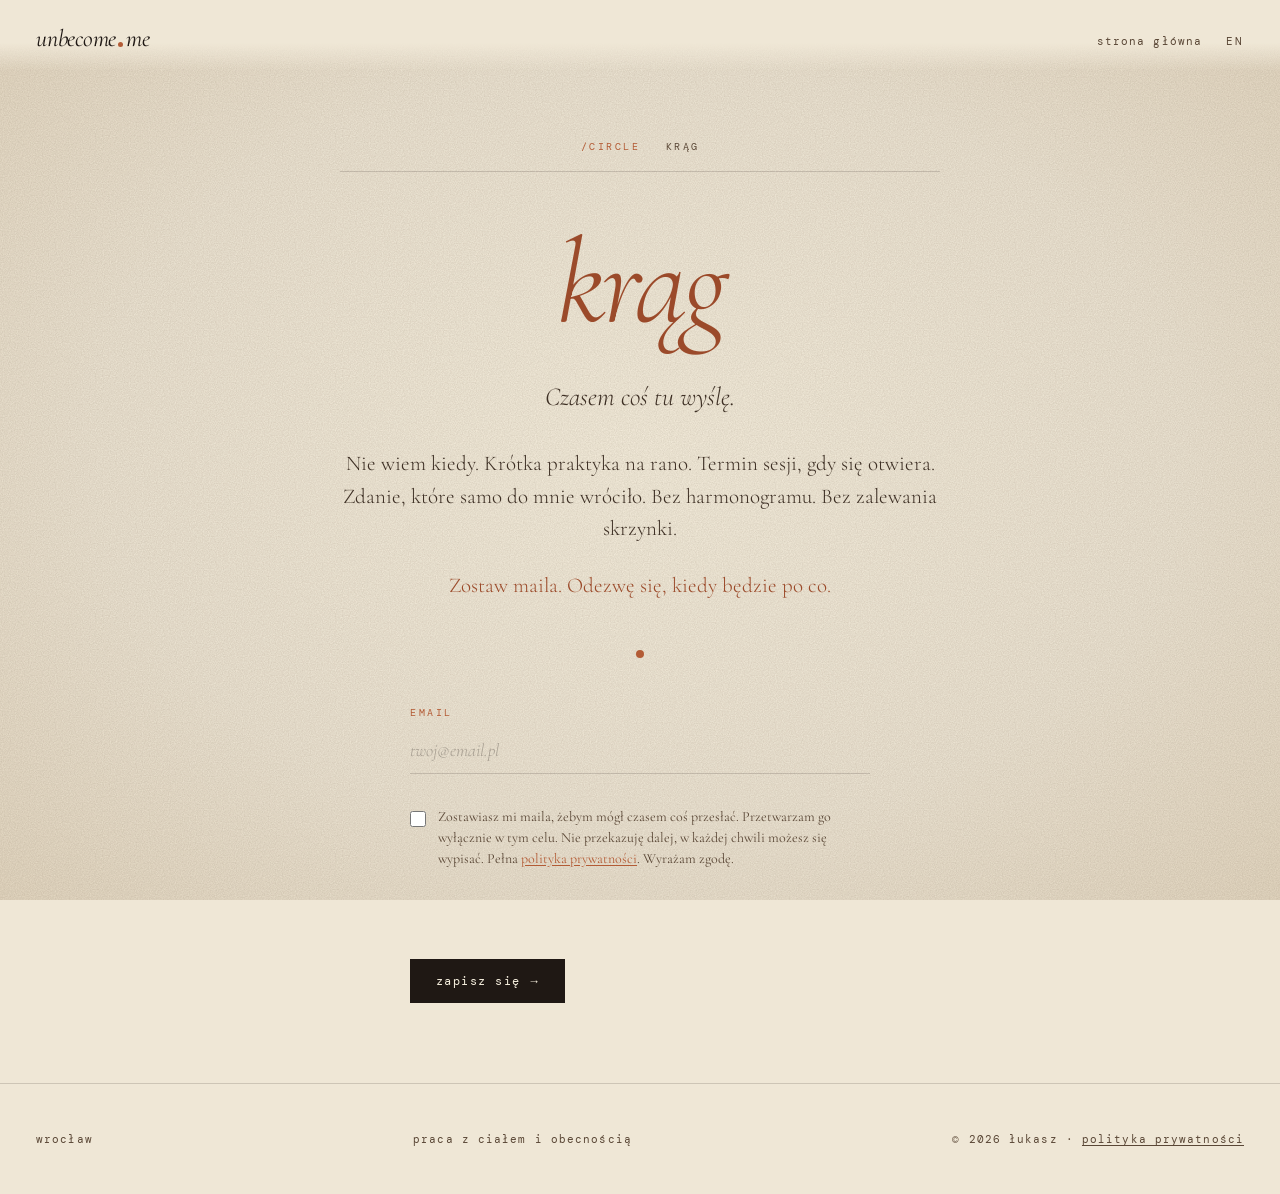
<file: krag.html>
<!DOCTYPE html>
<html lang="pl">
<head>
  <meta charset="UTF-8">
  <meta name="viewport" content="width=device-width, initial-scale=1.0">

  <!-- SEO -->
  <title>krąg - unbecome.me | praca z ciałem, oddechem i obecnością</title>
  <meta name="description" content="Czasem coś tu wyślę. Krótka praktyka na rano, termin sesji, zdanie które wróciło. Bez harmonogramu, bez zalewania skrzynki. Zostaw maila.">
  <meta name="author" content="Łukasz Szpiczakowski">
  <meta name="robots" content="index, follow">
  <link rel="canonical" href="https://unbecome.me/krag">

  <!-- hreflang -->
  <link rel="alternate" hreflang="pl" href="https://unbecome.me/krag">
  <link rel="alternate" hreflang="en" href="https://unbecome.me/en/circle">
  <link rel="alternate" hreflang="x-default" href="https://unbecome.me/krag">

  <!-- Open Graph -->
  <meta property="og:title" content="krąg - unbecome.me">
  <meta property="og:description" content="Czasem coś tu wyślę. Bez harmonogramu, bez zalewania skrzynki. Zostaw maila.">
  <meta property="og:type" content="website">
  <meta property="og:locale" content="pl_PL">
  <meta property="og:url" content="https://unbecome.me/krag">
  <meta property="og:site_name" content="unbecome.me - Łukasz Szpiczakowski">
  <meta property="og:image" content="https://unbecome.me/og-image.jpg">

  <meta name="theme-color" content="#efe7d6">
  <meta name="color-scheme" content="light only">
  <meta name="supported-color-schemes" content="light">
  <link rel="icon" href="data:image/svg+xml;utf8,<svg xmlns='http://www.w3.org/2000/svg' viewBox='0 0 100 100'><text y='.9em' font-size='90'>%C5%81</text></svg>">

  <!-- Fonts -->
  <link rel="preconnect" href="https://fonts.googleapis.com">
  <link rel="preconnect" href="https://fonts.gstatic.com" crossorigin>
  <link href="https://fonts.googleapis.com/css2?family=Cormorant+Garamond:ital,wght@0,300;0,400;1,300;1,400&family=DM+Mono:wght@300;400&display=swap" rel="stylesheet">
<style>
  :root{
    color-scheme: only light;
    --bg:#efe7d6;
    --bg-2:#e6dac4;
    --paper:#f7f0df;
    --clay:#b35b35;
    --ochre:#c98a4a;
    --terra:#9b4a2a;
    --ink:#1f1814;
    --ink-2:#3d2f24;
    --soft:#5a4736;
    --line:rgba(31,24,20,0.16);
    --serif:"Cormorant Garamond",Georgia,serif;
    --mono:"DM Mono",ui-monospace,monospace;
  }
  *{box-sizing:border-box;margin:0;padding:0}
  html,body{background:var(--bg);color:var(--ink);font-family:var(--mono);font-weight:400;-webkit-font-smoothing:antialiased}
  html{scroll-behavior:smooth}
  body{overflow-x:hidden;min-height:100vh;display:flex;flex-direction:column}
  a{color:inherit;text-decoration:none}
  ::selection{background:var(--clay);color:var(--paper)}

  /* breathing background overlay */
  .breath-bg{position:fixed;inset:0;z-index:0;pointer-events:none;background:radial-gradient(ellipse at 50% 50%,var(--paper) 0%,var(--bg) 60%,var(--bg-2) 100%);animation:bgbreathe 12s ease-in-out infinite}
  @keyframes bgbreathe{0%,100%{transform:scale(1)}50%{transform:scale(1.04)}}

  .grain-overlay{position:fixed;inset:0;z-index:1;pointer-events:none;opacity:0.45;mix-blend-mode:multiply;
    background-image:url("data:image/svg+xml;utf8,<svg xmlns='http://www.w3.org/2000/svg' width='240' height='240'><filter id='n'><feTurbulence type='fractalNoise' baseFrequency='0.85' numOctaves='2'/><feColorMatrix values='0 0 0 0 0.18 0 0 0 0 0.13 0 0 0 0 0.09 0 0 0 0.5 0'/></filter><rect width='100%' height='100%' filter='url(%23n)'/></svg>")}

  main,nav,footer{position:relative;z-index:2}

  /* nav (minimal, top) */
  .nav{position:fixed;top:0;left:0;right:0;display:flex;justify-content:space-between;align-items:flex-end;padding:24px 36px 18px;z-index:60;background:linear-gradient(to bottom,var(--bg) 60%,transparent)}
  .nav .mark{font-family:var(--serif);font-style:italic;font-size:24px;font-weight:400;letter-spacing:-0.01em;display:inline-flex;align-items:baseline;gap:0}
  .nav .mark .mark-dot{display:inline-block;width:5px;height:5px;border-radius:50%;background:var(--clay);margin:0 3px 0 2px;transform:translateY(1px);animation:pulse 4s ease-in-out infinite;transform-origin:center;align-self:baseline}
  .nav .mark .mark-tld{font-family:var(--serif);font-style:italic;font-size:24px;letter-spacing:-0.01em;color:inherit;align-self:baseline}
  @keyframes pulse{0%,100%{transform:translateY(1px) scale(1);opacity:0.8}50%{transform:translateY(1px) scale(1.5);opacity:1}}
  .nav-links{display:flex;gap:24px;font-family:var(--mono);font-size:11px;text-transform:lowercase;letter-spacing:0.1em;color:var(--soft);align-items:center}
  .nav-links a{padding:4px 0;border-bottom:1px solid transparent;transition:border-color .3s,color .3s}
  .nav-links a:hover{color:var(--clay);border-color:var(--clay)}
  .nav-links a.lang{text-transform:uppercase;letter-spacing:0.18em}

  /* layout: centered single panel */
  main{flex:1;display:flex;align-items:center;justify-content:center;padding:140px 36px 80px}
  .krag-inner{max-width:600px;width:100%;text-align:center}

  .section-meta{display:flex;justify-content:center;align-items:baseline;gap:14px;font-family:var(--mono);font-size:10px;letter-spacing:0.25em;text-transform:uppercase;color:var(--soft);padding-bottom:18px;margin-bottom:56px;border-bottom:1px solid var(--line)}
  .section-meta .num{color:var(--clay)}

  h1{font-family:var(--serif);font-weight:300;font-size:clamp(56px,11vw,120px);line-height:0.92;letter-spacing:-0.035em;margin-bottom:40px}
  h1 em{font-style:italic;color:var(--terra)}

  .lead{font-family:var(--serif);font-style:italic;font-weight:300;font-size:26px;line-height:1.45;color:var(--ink-2);margin-bottom:32px}
  p.body{font-family:var(--serif);font-weight:300;font-size:21px;line-height:1.55;color:var(--ink-2);margin-bottom:24px}
  p.body.invite{color:var(--terra)}

  /* breath dot divider */
  .breath-divider{width:8px;height:8px;border-radius:50%;background:var(--clay);margin:48px auto;animation:breath 6s ease-in-out infinite}
  @keyframes breath{0%,100%{transform:scale(0.7);opacity:0.5}50%{transform:scale(1.4);opacity:1}}

  /* form */
  .form{display:flex;flex-direction:column;gap:28px;text-align:left;max-width:460px;margin:0 auto}
  .field{display:flex;flex-direction:column;gap:8px;position:relative}
  .field label{font-family:var(--mono);font-size:10px;letter-spacing:0.25em;text-transform:uppercase;color:var(--clay)}
  .field input{background:transparent;border:none;border-bottom:1px solid var(--line);padding:12px 0;font-family:var(--serif);font-size:18px;font-weight:300;color:var(--ink);outline:none;transition:border-color .3s,box-shadow .3s;width:100%}
  .field input::placeholder{color:rgba(31,24,20,0.3);font-style:italic}
  .field input:focus{border-color:var(--clay);box-shadow:0 1px 0 0 var(--clay)}
  .consent{display:flex;gap:12px;align-items:flex-start;padding:4px 0;font-family:var(--serif);font-size:14px;line-height:1.5;color:var(--soft);cursor:pointer}
  .consent input[type=checkbox]{margin-top:5px;accent-color:var(--clay);flex-shrink:0;cursor:pointer;width:16px;height:16px}
  .consent a{color:var(--clay);text-decoration:underline;text-underline-offset:2px}
  .consent a:hover{color:var(--terra)}
  .form-status{font-family:var(--serif);font-style:italic;font-size:15px;color:var(--terra);min-height:22px;opacity:0;transition:opacity .3s}
  .form-status.visible{opacity:1}

  .btn{display:inline-flex;align-items:center;gap:10px;padding:14px 26px;font-family:var(--mono);font-size:12px;letter-spacing:0.12em;text-transform:lowercase;cursor:pointer;border:none;transition:all .3s ease;border-radius:0}
  .btn-primary{background:var(--ink);color:var(--paper)}
  .btn-primary:hover{background:var(--terra)}
  .btn .arrow{transition:transform .3s}
  .btn:hover .arrow{transform:translateX(4px)}
  .form .btn{align-self:flex-start;margin-top:8px}

  footer{padding:48px 36px;border-top:1px solid var(--line);display:flex;justify-content:space-between;font-family:var(--mono);font-size:11px;letter-spacing:0.1em;color:var(--soft);text-transform:lowercase}

  @media (max-width:900px){
    .nav{padding:16px 20px}
    main{padding:120px 24px 60px}
    h1{margin-bottom:32px}
    footer{flex-direction:column;gap:8px;text-align:center;padding:36px 24px}
    .btn{padding:16px 32px;font-size:12px;min-height:48px}
  }

  @media (prefers-reduced-motion: reduce){
    *{animation:none !important;scroll-behavior:auto !important}
    .breath-bg{transform:none}
  }
</style>
</head>
<body>
<div class="breath-bg"></div>
<div class="grain-overlay"></div>

<nav class="nav">
  <a href="/" class="mark" aria-label="unbecome.me - strona główna">unbecome<span class="mark-dot"></span><span class="mark-tld">me</span></a>
  <div class="nav-links">
    <a href="/">strona główna</a>
    <a href="/en/circle" class="lang" hreflang="en">EN</a>
  </div>
</nav>

<main>
  <div class="krag-inner">
    <div class="section-meta"><span><span class="num">/circle</span> &nbsp; krąg</span></div>
    <h1><em>krąg</em></h1>
    <p class="lead">Czasem coś tu wyślę.</p>
    <p class="body">Nie wiem kiedy. Krótka praktyka na rano. Termin sesji, gdy się otwiera. Zdanie, które samo do mnie wróciło. Bez harmonogramu. Bez zalewania skrzynki.</p>
    <p class="body invite">Zostaw maila. Odezwę się, kiedy będzie po co.</p>

    <div class="breath-divider" aria-hidden="true"></div>

    <form class="form" id="krag-form" action="/api/contact" method="POST">
      <input type="hidden" name="event" value="[KRAG-PL]">
      <p style="position:absolute;left:-9999px"><label>Nie wypełniaj: <input type="text" name="_gotcha" tabindex="-1" autocomplete="off"></label></p>
      <div class="field">
        <label for="krag-email">Email</label>
        <input type="email" id="krag-email" name="email" placeholder="twoj@email.pl" autocomplete="email" inputmode="email" required>
      </div>
      <label class="consent">
        <input type="checkbox" name="zgoda" id="krag-zgoda" required>
        <span>Zostawiasz mi maila, żebym mógł czasem coś przesłać. Przetwarzam go wyłącznie w tym celu. Nie przekazuję dalej, w każdej chwili możesz się wypisać. Pełna <a href="/polityka-prywatnosci.html">polityka prywatności</a>. Wyrażam zgodę.</span>
      </label>
      <div class="form-status" id="krag-status"></div>
      <button type="submit" class="btn btn-primary">zapisz się <span class="arrow">→</span></button>
    </form>
  </div>
</main>

<footer>
  <div>Wrocław</div>
  <div>praca z ciałem i obecnością</div>
  <div>© 2026 Łukasz · <a href="/polityka-prywatnosci.html" style="color:inherit;text-decoration:underline;text-underline-offset:2px">polityka prywatności</a></div>
</footer>

<script>
  const form = document.getElementById('krag-form');
  const status = document.getElementById('krag-status');
  form.addEventListener('submit', async (e) => {
    e.preventDefault();
    status.textContent = 'wysyłam...';
    status.classList.add('visible');
    try {
      const response = await fetch(form.action, {
        method: 'POST',
        body: new FormData(form),
      });
      const data = await response.json().catch(() => ({}));
      if (response.ok && data.ok) {
        status.textContent = 'jesteś w kręgu. odezwę się, kiedy będzie po co.';
        form.reset();
      } else {
        status.textContent = data.error || 'coś nie zadziałało. napisz bezpośrednio na lukasz@unbecome.me';
      }
    } catch (err) {
      status.textContent = 'coś nie zadziałało. napisz bezpośrednio na lukasz@unbecome.me';
    }
  });
</script>
<!-- Cloudflare Web Analytics --><script defer src="https://static.cloudflareinsights.com/beacon.min.js" data-cf-beacon='{"token": "d65105a97f7c40d2a10ae46d696dd0d4"}'></script><!-- End Cloudflare Web Analytics -->
</body>
</html>
</file>
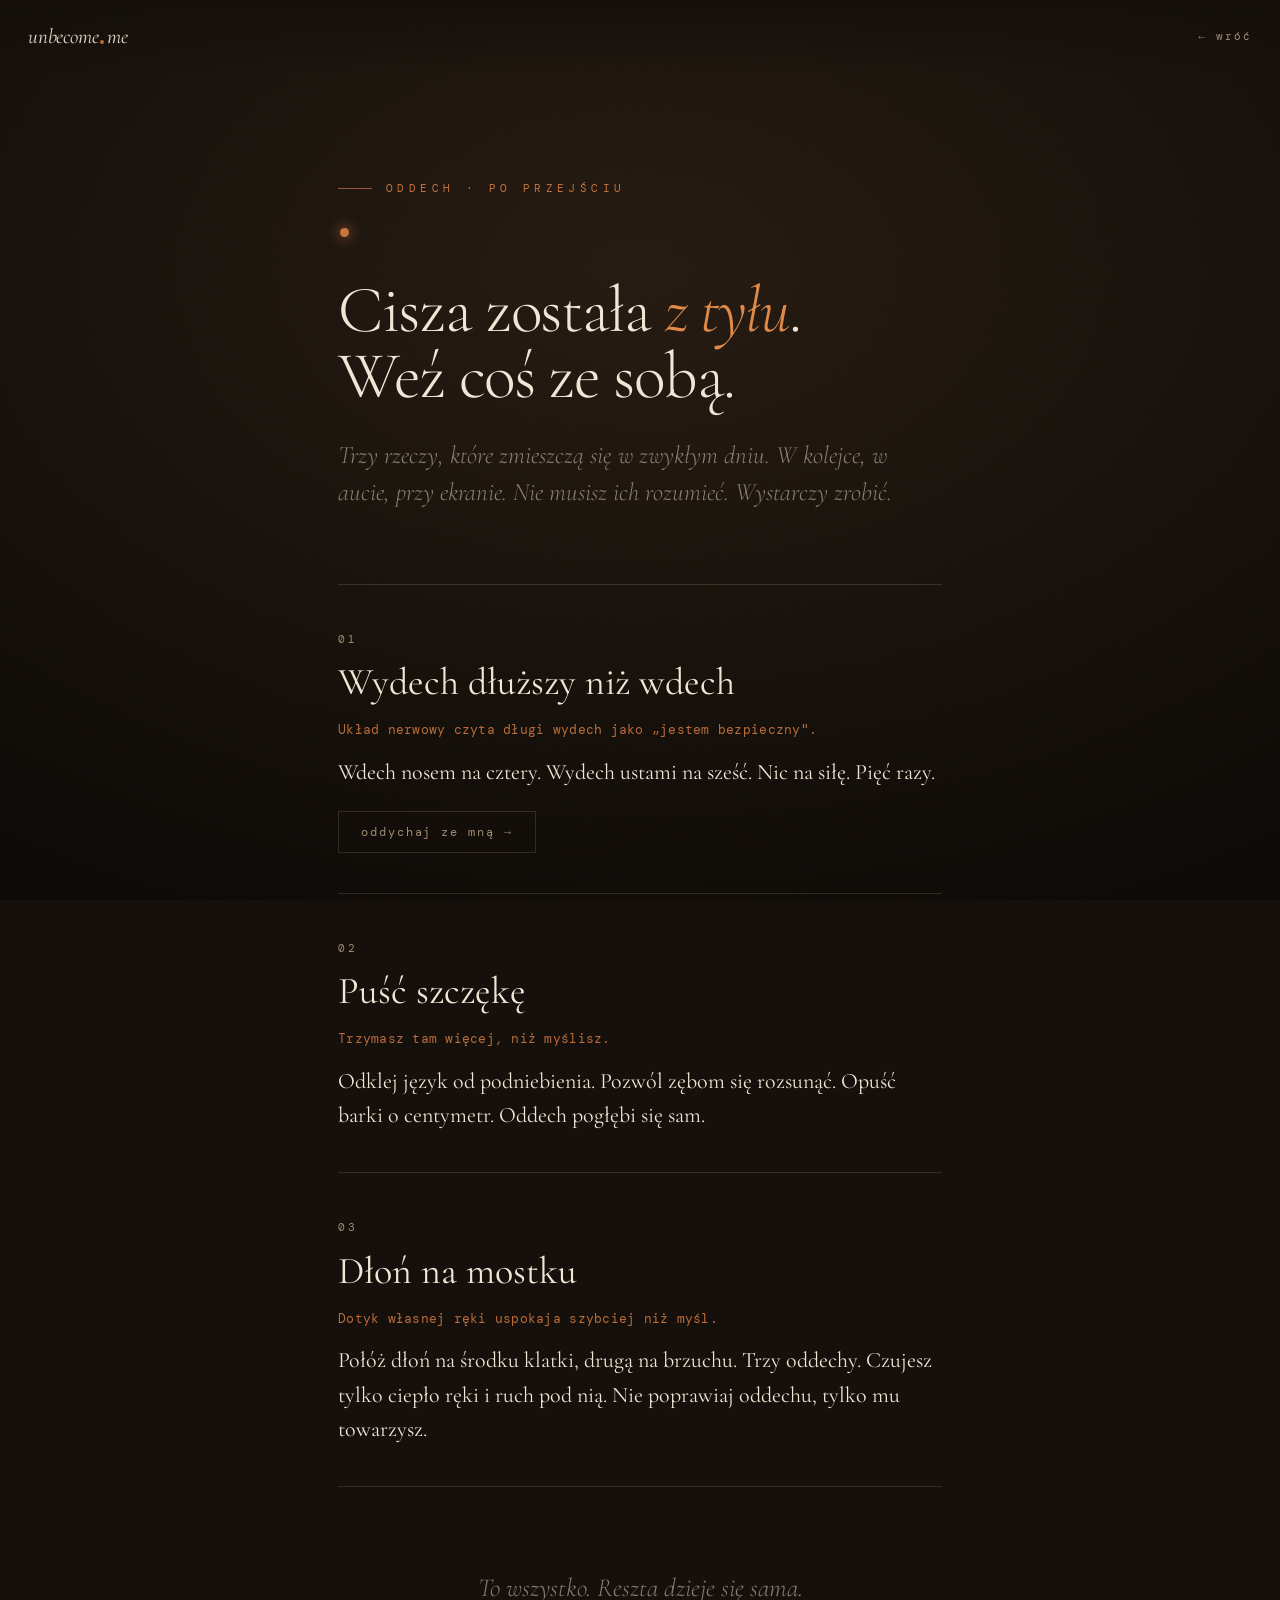
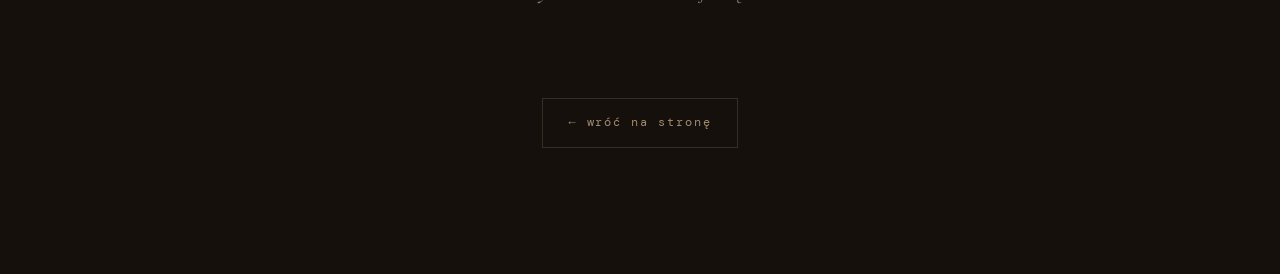
<file: oddech.html>
<!DOCTYPE html>
<html lang="pl">
<head>
<meta charset="UTF-8">
<meta name="viewport" content="width=device-width, initial-scale=1.0, viewport-fit=cover">

<title>oddech | unbecome.me</title>
<meta name="description" content="Trzy rzeczy, które zmieszczą się w zwykłym dniu. Krótkie praktyki oddechu i ciała do zabrania ze sobą.">
<!-- ukryty pokój: dostępny po przejściu, nie z nawigacji, poza wynikami wyszukiwania -->
<meta name="robots" content="noindex, follow">
<link rel="canonical" href="https://unbecome.me/oddech">
<meta name="theme-color" content="#15100b">
<meta name="color-scheme" content="light only">
<meta name="supported-color-schemes" content="light">
<link rel="icon" href="data:image/svg+xml;utf8,<svg xmlns='http://www.w3.org/2000/svg' viewBox='0 0 100 100'><text y='.9em' font-size='90'>%C5%81</text></svg>">

<link rel="preconnect" href="https://fonts.googleapis.com">
<link rel="preconnect" href="https://fonts.gstatic.com" crossorigin>
<link href="https://fonts.googleapis.com/css2?family=Cormorant+Garamond:ital,wght@0,300;0,400;1,300;1,400&family=DM+Mono:wght@300;400&display=swap" rel="stylesheet">

<style>
  :root{
    color-scheme: only light;
    --bg:#15100b;
    --paper:#efe7d6;
    --clay:#c8743f;
    --clay-soft:#b35b35;
    --ochre:#d99a55;
    --terra:#e08a4a;
    --ink:#efe7d6;
    --soft:#a08b73;
    --faint:rgba(239,231,214,0.5);
    --line:rgba(239,231,214,0.14);
    --serif:"Cormorant Garamond",Georgia,serif;
    --mono:"DM Mono",ui-monospace,monospace;
  }
  *{box-sizing:border-box;margin:0;padding:0}
  html{scroll-behavior:smooth}
  body{
    background:var(--bg);
    color:var(--ink);
    font-family:var(--mono);
    font-weight:400;
    -webkit-font-smoothing:antialiased;
    min-height:100vh;min-height:100dvh;
    line-height:1.6;
  }
  a{color:inherit;text-decoration:none}
  ::selection{background:var(--clay);color:var(--bg)}

  /* ambiance — delikatniejsza niż na medytacji, bo to strona do czytania */
  .field{position:fixed;inset:0;z-index:0;pointer-events:none;
    background:radial-gradient(ellipse 90% 80% at 50% 30%, #241a12 0%, var(--bg) 60%, #0d0906 100%)}
  .grain{position:fixed;inset:0;z-index:1;pointer-events:none;opacity:0.3;mix-blend-mode:overlay;
    background-image:url("data:image/svg+xml;utf8,<svg xmlns='http://www.w3.org/2000/svg' width='240' height='240'><filter id='n'><feTurbulence type='fractalNoise' baseFrequency='0.85' numOctaves='2'/><feColorMatrix values='0 0 0 0 0.9 0 0 0 0 0.78 0 0 0 0 0.55 0 0 0 0.5 0'/></filter><rect width='100%' height='100%' filter='url(%23n)'/></svg>")}

  /* top bar */
  .bar{position:fixed;top:0;left:0;right:0;z-index:30;display:flex;justify-content:space-between;align-items:center;
    padding:max(20px,env(safe-area-inset-top)) 28px 16px;font-family:var(--mono);font-size:11px;letter-spacing:0.1em;
    background:linear-gradient(var(--bg),rgba(21,16,11,0))}
  .bar .mark{font-family:var(--serif);font-style:italic;font-size:21px;letter-spacing:-0.01em;display:inline-flex;align-items:baseline;color:var(--ink);opacity:0.92}
  .bar .mark .dot{display:inline-block;width:4px;height:4px;border-radius:50%;background:var(--clay);margin:0 3px 0 2px;transform:translateY(1px)}
  .bar .leave{color:var(--soft);text-transform:lowercase;letter-spacing:0.18em;padding:6px 0;border-bottom:1px solid transparent;transition:color .3s,border-color .3s}
  .bar .leave:hover{color:var(--clay);border-color:var(--clay)}

  .wrap{position:relative;z-index:10;max-width:660px;margin:0 auto;
    padding:clamp(120px,20vh,180px) 28px clamp(80px,14vh,140px)}

  .eyebrow{font-family:var(--mono);font-size:11px;letter-spacing:0.4em;text-transform:uppercase;color:var(--clay);
    display:flex;align-items:center;gap:14px;margin-bottom:30px}
  .eyebrow::before{content:"";width:34px;height:1px;background:var(--clay);opacity:0.7}

  .breathe{width:9px;height:9px;border-radius:50%;background:var(--clay);margin:0 0 40px 2px;
    box-shadow:0 0 12px 2px rgba(200,116,63,0.5);animation:pulse 10s ease-in-out infinite}
  @keyframes pulse{0%,100%{transform:scale(0.7);opacity:0.5}40%{transform:scale(1.25);opacity:1}50%{transform:scale(1.25);opacity:1}}

  h1{font-family:var(--serif);font-weight:300;font-size:clamp(38px,7vw,66px);line-height:1.0;letter-spacing:-0.02em;margin-bottom:28px}
  h1 em{font-style:italic;color:var(--terra)}

  .lead{font-family:var(--serif);font-style:italic;font-weight:300;font-size:clamp(19px,2.6vw,25px);
    line-height:1.5;color:var(--faint);max-width:560px;margin-bottom:clamp(48px,8vh,72px)}

  .prakt{list-style:none;counter-reset:p}
  .prakt > li{padding:clamp(28px,5vh,40px) 0;border-top:1px solid var(--line)}
  .prakt > li:last-child{border-bottom:1px solid var(--line)}
  .num{font-family:var(--mono);font-size:11px;letter-spacing:0.3em;color:var(--soft)}
  .prakt h2{font-family:var(--serif);font-weight:400;font-size:clamp(26px,4.4vw,38px);line-height:1.1;
    margin:12px 0 16px;color:var(--ink)}
  .why{font-family:var(--mono);font-size:13px;letter-spacing:0.02em;color:var(--clay);margin-bottom:14px;opacity:0.92}
  .how{font-family:var(--serif);font-size:clamp(18px,2.4vw,22px);line-height:1.55;color:var(--paper)}

  .close{font-family:var(--serif);font-style:italic;font-weight:300;font-size:clamp(20px,2.8vw,26px);
    color:var(--faint);margin:clamp(48px,9vh,80px) 0 0;text-align:center}

  .trace{margin-top:clamp(56px,10vh,90px);display:flex;justify-content:center}
  .back{font-family:var(--mono);font-size:12px;letter-spacing:0.16em;text-transform:lowercase;color:var(--soft);
    padding:14px 26px;border:1px solid var(--line);transition:border-color .3s,color .3s}
  .back:hover{border-color:var(--clay);color:var(--clay)}

  /* ── pacer oddechu (praktyka 01: wdech 4 / wydech 6 × 5, prowadzony) ── */
  .pacer-go{margin-top:22px;display:inline-flex;align-items:center;gap:9px;cursor:pointer;
    padding:12px 22px;border:1px solid var(--line);background:transparent;color:var(--soft);
    font-family:var(--mono);font-size:12px;letter-spacing:0.16em;text-transform:lowercase;
    transition:border-color .3s,color .3s}
  .pacer-go:hover{border-color:var(--clay);color:var(--clay)}
  .pacer-go .a{transition:transform .35s ease}
  .pacer-go:hover .a{transform:translateX(4px)}

  .pacer{display:flex;flex-direction:column;align-items:center;gap:18px;
    max-height:0;opacity:0;overflow:hidden;visibility:hidden;
    transition:max-height .6s ease,opacity .6s ease,margin .6s ease,visibility 0s linear .6s}
  .pacer.on{max-height:440px;opacity:1;margin:30px 0 6px;visibility:visible;
    transition:max-height .6s ease,opacity .6s ease,margin .6s ease,visibility 0s}

  .pacer-orb-btn{position:relative;width:min(200px,52vw);height:min(200px,52vw);
    border:none;background:none;padding:0;border-radius:50%;cursor:pointer;
    display:flex;align-items:center;justify-content:center;flex:0 0 auto}
  .pacer-orb-btn:focus-visible{outline:1px solid var(--clay);outline-offset:8px}
  .pring{position:absolute;inset:0;width:100%;height:100%;transform:rotate(-90deg);overflow:visible;
    opacity:0;transition:opacity .9s ease}
  .pring.show{opacity:0.85}
  .ptrack{fill:none;stroke:rgba(239,231,214,0.10);stroke-width:1}
  .pprog{fill:none;stroke:var(--clay);stroke-width:1.5;stroke-linecap:round;
    filter:drop-shadow(0 0 5px rgba(200,116,63,0.5));transition:stroke-dashoffset .2s linear}
  .porb{position:relative;width:62%;height:62%;border-radius:50%;
    background:radial-gradient(circle at 50% 42%,#f6d9af 0%,var(--ochre) 26%,var(--clay) 55%,var(--clay-soft) 78%,rgba(120,52,26,0) 100%);
    box-shadow:0 0 40px 8px rgba(200,116,63,0.28),inset 0 0 30px rgba(255,224,180,0.32);
    will-change:transform,opacity;transform:scale(0.82);opacity:0.85}
  .porb-core{position:absolute;inset:30%;border-radius:50%;
    background:radial-gradient(circle,#fbe99f 0%,rgba(251,233,159,0) 70%);mix-blend-mode:screen}
  .phalo{position:absolute;width:150%;height:150%;border-radius:50%;
    background:radial-gradient(circle,rgba(200,116,63,0.16) 0%,rgba(200,116,63,0) 60%);
    will-change:transform,opacity;pointer-events:none;opacity:0.35}
  .pacer-cue{font-family:var(--mono);font-size:11px;letter-spacing:0.4em;text-transform:uppercase;
    color:var(--soft);min-height:1.3em;opacity:0.85;text-align:center}
  .pacer.done .pacer-cue{font-family:var(--serif);font-style:italic;font-size:19px;
    letter-spacing:0;text-transform:none;color:var(--faint)}
  .pacer-count{font-family:var(--mono);font-size:11px;letter-spacing:0.3em;color:var(--clay);
    min-height:1.2em;opacity:0.8;font-variant-numeric:tabular-nums}

  @media (prefers-reduced-motion: reduce){
    .breathe{animation:none;transform:scale(1)}
    html{scroll-behavior:auto}
    .pacer{transition:none}
    .porb{transform:scale(0.92)}
    .phalo,.pring{display:none}
  }
  @media (pointer:coarse),(max-width:600px){
    .grain{mix-blend-mode:normal;opacity:0.1}
    .porb-core{mix-blend-mode:normal;opacity:0.45}
    .pprog{filter:none}
  }
</style>
</head>
<body>
<div class="field"></div>
<div class="grain"></div>

<div class="bar">
  <a class="mark" href="/">unbecome<span class="dot"></span>me</a>
  <a class="leave" href="/">← wróć</a>
</div>

<main class="wrap">
  <div class="eyebrow">oddech · po przejściu</div>
  <div class="breathe" aria-hidden="true"></div>

  <h1>Cisza została <em>z tyłu</em>.<br>Weź coś ze sobą.</h1>
  <p class="lead">Trzy rzeczy, które zmieszczą się w zwykłym dniu. W kolejce, w aucie, przy ekranie. Nie musisz ich rozumieć. Wystarczy zrobić.</p>

  <ol class="prakt">
    <li>
      <span class="num">01</span>
      <h2>Wydech dłuższy niż wdech</h2>
      <p class="why">Układ nerwowy czyta długi wydech jako „jestem bezpieczny".</p>
      <p class="how">Wdech nosem na cztery. Wydech ustami na sześć. Nic na siłę. Pięć razy.</p>
      <button class="pacer-go" id="pacerGo" type="button" aria-expanded="false" aria-controls="pacer">oddychaj ze mną <span class="a">→</span></button>
      <div class="pacer" id="pacer">
        <button class="pacer-orb-btn" id="pacerOrb" type="button" aria-label="pauza albo wznów">
          <svg class="pring" id="pRing" viewBox="0 0 120 120" aria-hidden="true">
            <circle class="ptrack" cx="60" cy="60" r="56"></circle>
            <circle class="pprog" id="pProg" cx="60" cy="60" r="56"></circle>
          </svg>
          <span class="phalo" id="pHalo"></span>
          <span class="porb" id="pOrb"><span class="porb-core"></span></span>
        </button>
        <p class="pacer-cue" id="pCue" aria-hidden="true"></p>
        <p class="pacer-count" id="pCount" aria-hidden="true"></p>
      </div>
    </li>
    <li>
      <span class="num">02</span>
      <h2>Puść szczękę</h2>
      <p class="why">Trzymasz tam więcej, niż myślisz.</p>
      <p class="how">Odklej język od podniebienia. Pozwól zębom się rozsunąć. Opuść barki o centymetr. Oddech pogłębi się sam.</p>
    </li>
    <li>
      <span class="num">03</span>
      <h2>Dłoń na mostku</h2>
      <p class="why">Dotyk własnej ręki uspokaja szybciej niż myśl.</p>
      <p class="how">Połóż dłoń na środku klatki, drugą na brzuchu. Trzy oddechy. Czujesz tylko ciepło ręki i ruch pod nią. Nie poprawiaj oddechu, tylko mu towarzysz.</p>
    </li>
  </ol>

  <p class="close">To wszystko. Reszta dzieje się sama.</p>

  <div class="trace">
    <a class="back" href="/">← wróć na stronę</a>
  </div>
</main>

<script>
(function(){
  "use strict";
  // pacer oddechu — jeden silnik rAF z zegarem odpornym na tło.
  // 4s wdech / 6s wydech (krzywa cosine, BEZ holdu — „nic na siłę") × 5 cykli, potem spoczynek.
  var reduced = window.matchMedia && window.matchMedia('(prefers-reduced-motion: reduce)').matches;
  var go    = document.getElementById('pacerGo'),
      panel = document.getElementById('pacer'),
      orbBtn= document.getElementById('pacerOrb'),
      orb   = document.getElementById('pOrb'),
      halo  = document.getElementById('pHalo'),
      ring  = document.getElementById('pRing'),
      prog  = document.getElementById('pProg'),
      cue   = document.getElementById('pCue'),
      count = document.getElementById('pCount');
  if(!go || !panel) return;

  var IN=4, OUT=6, CYC=IN+OUT, TARGET=5, TOTAL=CYC*TARGET;   // 50 s
  var R=56, C=2*Math.PI*R;
  prog.style.strokeDasharray=C; prog.style.strokeDashoffset=C;

  // zegar: elapsed = acc + (czas bieżącego segmentu, tylko gdy running).
  // halt() zatrzaskuje elapsed do acc — tab w tle / pauza / koniec NIE gubi i NIE przeskakuje czasu.
  var running=false, userPaused=false, done=false, bgHidden=false;
  var acc=0, segStart=0, raf=0, prepTimer=0, lastPhase='', lastCycle=-1;

  function clock(){ return performance.now()/1000; }
  function elapsed(){ return acc + (running ? clock()-segStart : 0); }
  function run(){ if(running) return; running=true; segStart=clock(); raf=requestAnimationFrame(frame); }
  function halt(){ if(!running) return; acc=elapsed(); running=false; cancelAnimationFrame(raf); }

  function render(e){
    var cyc=Math.floor(e/CYC); if(cyc>=TARGET) cyc=TARGET-1;
    var tin=e-cyc*CYC, rising=tin<IN;
    var b = rising ? (1-Math.cos((tin/IN)*Math.PI))/2
                   : (1+Math.cos(((tin-IN)/OUT)*Math.PI))/2;
    if(!reduced){
      orb.style.transform='scale('+(0.82+b*0.30).toFixed(3)+')';
      orb.style.opacity=(0.78+b*0.20).toFixed(3);
      halo.style.transform='scale('+(1+b*0.12).toFixed(3)+')';
      halo.style.opacity=(0.35+b*0.5).toFixed(3);
      prog.style.strokeDashoffset=(C*(1-e/TOTAL)).toFixed(1);
    }
    var ph = rising ? 'wdech' : 'wydech';
    if(ph!==lastPhase){ lastPhase=ph; cue.textContent=ph; }
    if(cyc!==lastCycle){ lastCycle=cyc; count.textContent=(cyc+1)+' / '+TARGET; }
  }

  function frame(){
    if(!running) return;
    var e=elapsed();
    if(e>=TOTAL){ finish(); return; }
    render(e);
    raf=requestAnimationFrame(frame);
  }

  function begin(){
    done=false; userPaused=false; bgHidden=false; acc=0; lastPhase=''; lastCycle=-1;
    panel.classList.remove('done');
    if(ring) ring.classList.add('show');
    cue.textContent=''; count.textContent='';
    orbBtn.setAttribute('aria-label','pauza albo wznów');
    if(!reduced){ orb.style.transform='scale(0.82)'; orb.style.opacity='0.85'; halo.style.opacity='0.35'; }
    // beat „przygotowania": panel zdąży się rozwinąć, pierwszy wdech jest w pełni widoczny
    if(prepTimer) clearTimeout(prepTimer);
    prepTimer=setTimeout(function(){ prepTimer=0; run(); }, 1100);
  }

  function finish(){
    halt(); done=true;
    if(prepTimer){ clearTimeout(prepTimer); prepTimer=0; }
    panel.classList.add('done');
    if(ring) ring.classList.remove('show');
    if(!reduced){ orb.style.transform='scale(0.9)'; orb.style.opacity='0.6'; halo.style.opacity='0'; }
    cue.textContent='gotowe'; count.textContent='';
    orbBtn.setAttribute('aria-label','zacznij jeszcze raz');
    go.textContent='oddychaj jeszcze raz ';
    var a=document.createElement('span'); a.className='a'; a.textContent='→'; go.appendChild(a);
    go.style.display='inline-flex'; go.setAttribute('aria-expanded','false');
  }

  function open(){
    go.style.display='none'; go.setAttribute('aria-expanded','true');
    panel.classList.add('on');
    begin();
  }

  go.addEventListener('click', open);

  orbBtn.addEventListener('click', function(){
    if(done){ open(); return; }                 // koniec → zacznij od nowa
    if(prepTimer) return;                        // ignoruj w trakcie beatu przygotowania
    if(userPaused){ userPaused=false; cue.textContent=lastPhase||'wdech'; run(); }
    else { userPaused=true; halt(); cue.textContent='pauza'; }
  });

  document.addEventListener('visibilitychange', function(){
    if(document.hidden){
      if(running){ bgHidden=true; halt(); }      // tab w tle: zatrzaśnij czas, wznów po powrocie
    } else if(bgHidden){
      bgHidden=false;
      if(!userPaused && !done) run();
    }
  });
})();
</script>

<!-- Cloudflare Web Analytics --><script defer src="https://static.cloudflareinsights.com/beacon.min.js" data-cf-beacon='{"token": "d65105a97f7c40d2a10ae46d696dd0d4"}'></script><!-- End Cloudflare Web Analytics -->
</body>
</html>
</file>
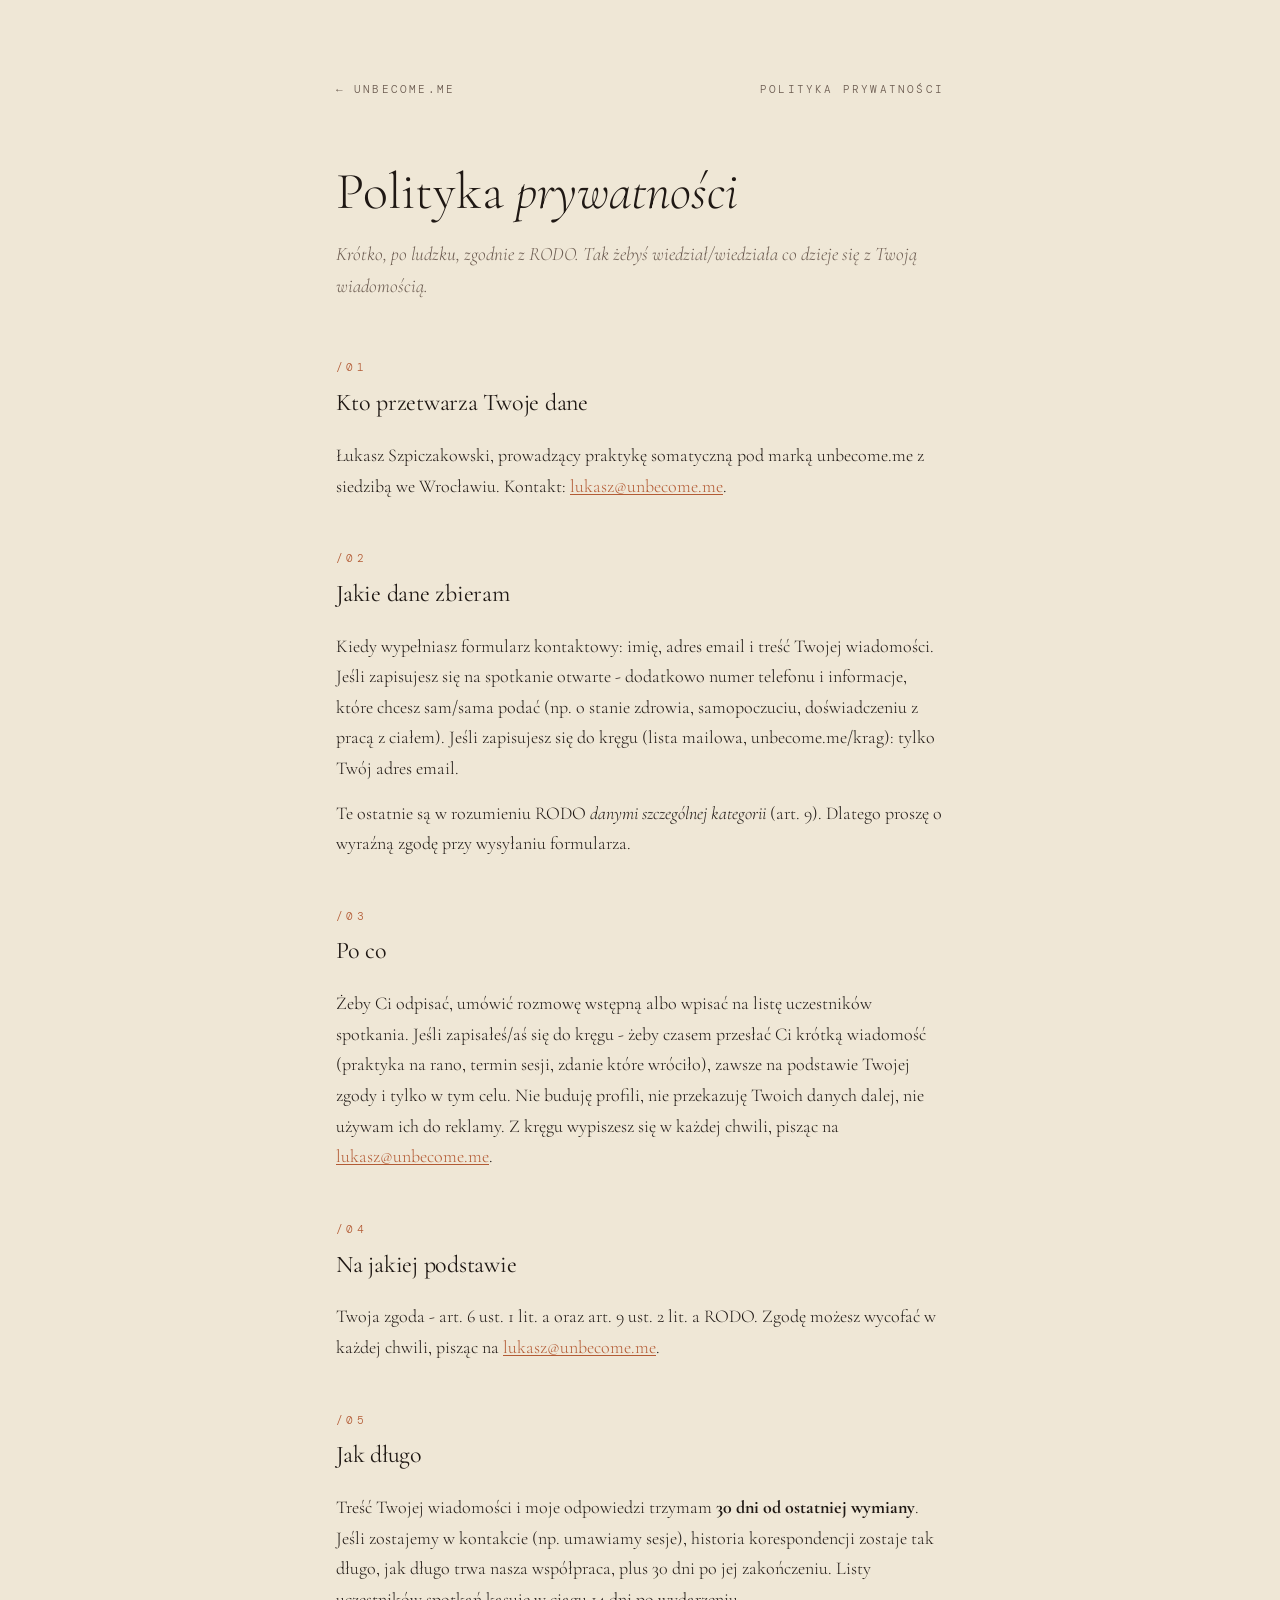
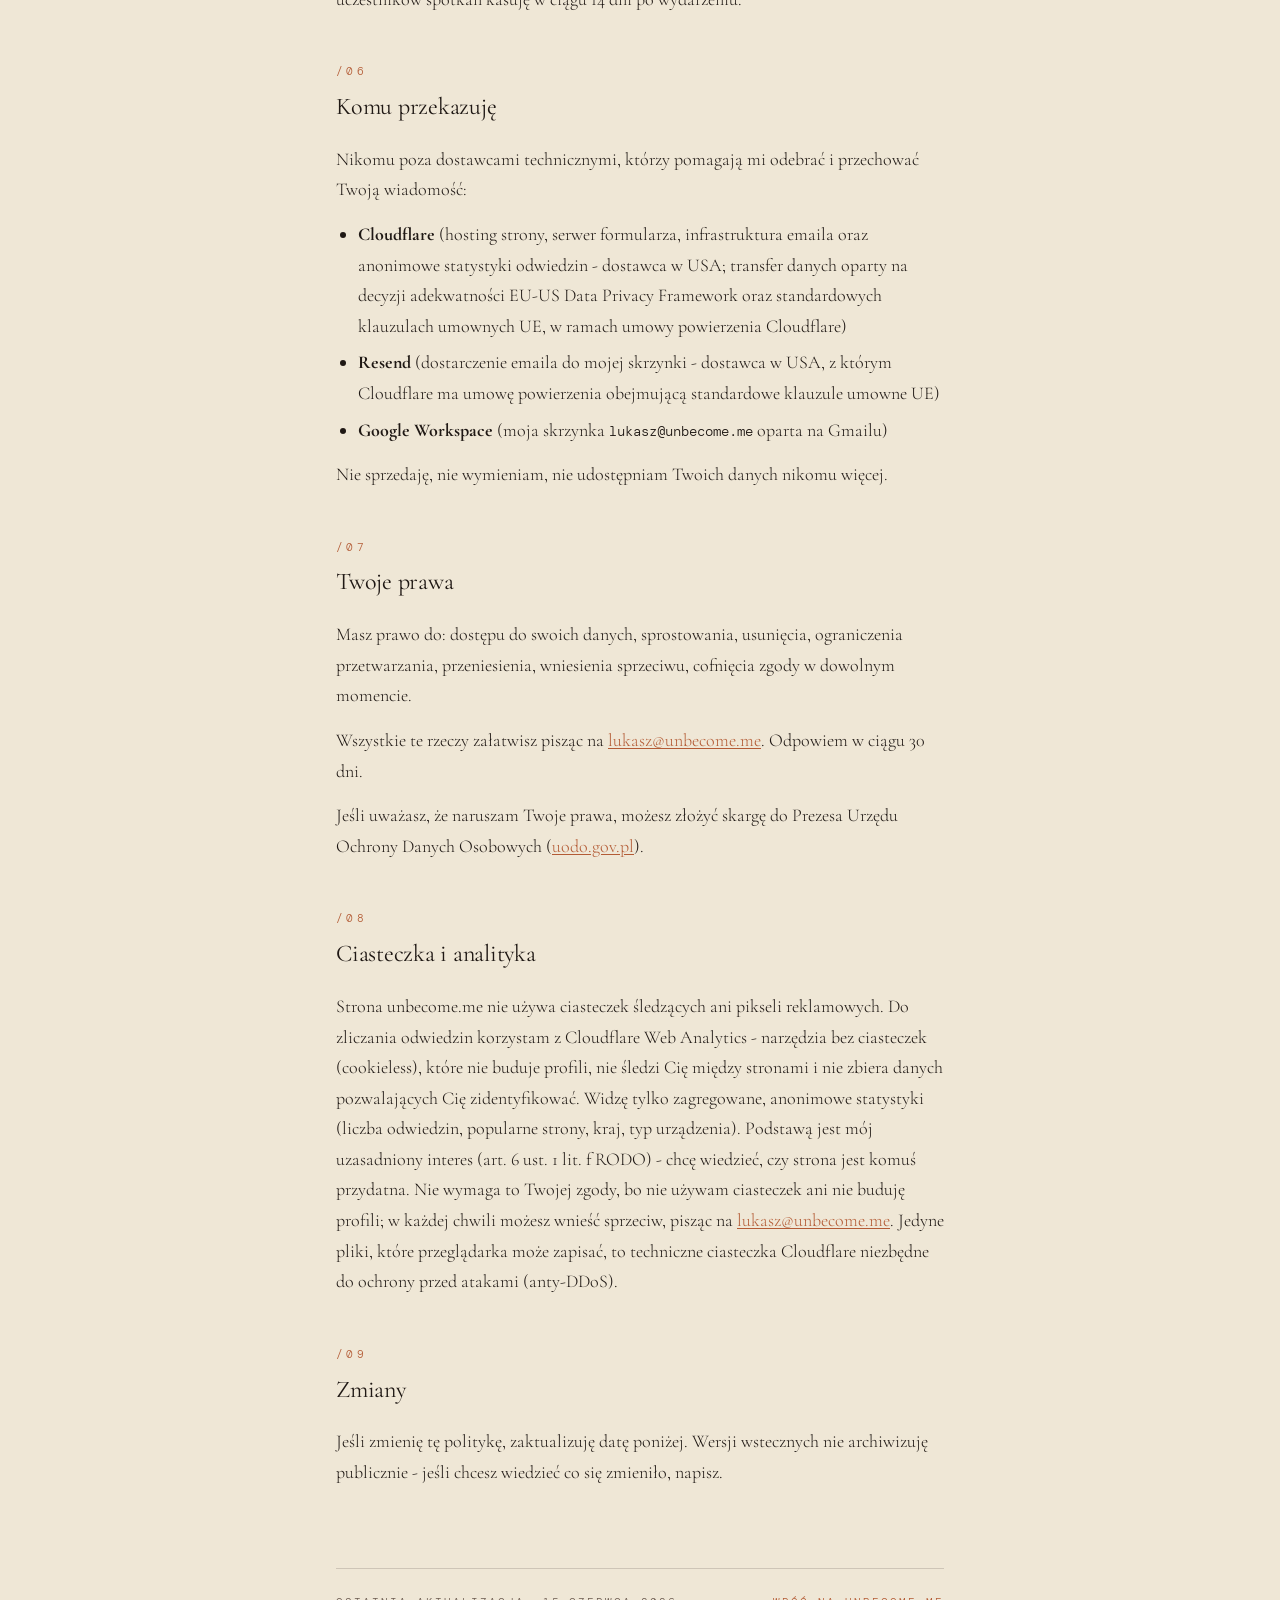
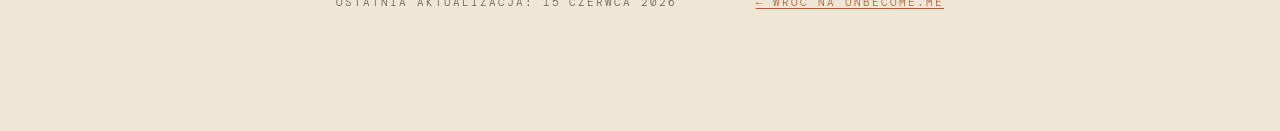
<file: polityka-prywatnosci.html>
<!DOCTYPE html>
<html lang="pl">
<head>
<meta charset="UTF-8">
<meta name="viewport" content="width=device-width, initial-scale=1.0">
<title>Polityka prywatności · unbecome.me</title>
<meta name="description" content="Jak chronię Twoje dane, kiedy do mnie piszesz. Krótko, po ludzku, zgodnie z RODO.">
<meta name="robots" content="index, follow">
<link rel="canonical" href="https://unbecome.me/polityka-prywatnosci.html">
<link rel="preconnect" href="https://fonts.googleapis.com">
<link rel="preconnect" href="https://fonts.gstatic.com" crossorigin>
<link href="https://fonts.googleapis.com/css2?family=Cormorant+Garamond:ital,wght@0,300;0,400;1,300&family=Inter:wght@300;400&family=DM+Mono:wght@300;400&display=swap" rel="stylesheet">
<style>
  :root{
    --bg:#efe7d6;
    --ink:#1f1814;
    --clay:#b35b35;
    --terra:#7a3018;
    --soft:#6b5b50;
    --line:rgba(31,24,20,0.16);
    --serif:'Cormorant Garamond', Georgia, serif;
    --sans:'Inter', system-ui, sans-serif;
    --mono:'DM Mono', ui-monospace, monospace;
  }
  *{box-sizing:border-box;margin:0;padding:0}
  html{scroll-behavior:smooth}
  body{background:var(--bg);color:var(--ink);font-family:var(--sans);font-weight:300;font-size:16px;line-height:1.7;-webkit-font-smoothing:antialiased}
  @media (prefers-reduced-motion: reduce){html{scroll-behavior:auto}*{animation-duration:0.01ms !important;animation-iteration-count:1 !important;transition-duration:0.01ms !important}}
  .wrap{max-width:680px;margin:0 auto;padding:80px 36px 120px}
  .top{font-family:var(--mono);font-size:11px;letter-spacing:0.2em;text-transform:uppercase;color:var(--soft);margin-bottom:64px;display:flex;justify-content:space-between;align-items:center}
  .top a{color:var(--soft);text-decoration:none;transition:color .3s}
  .top a:hover{color:var(--clay)}
  h1{font-family:var(--serif);font-weight:300;font-size:clamp(34px,5vw,52px);line-height:1.1;color:var(--ink);margin-bottom:18px}
  .sub{font-family:var(--serif);font-style:italic;font-size:19px;color:var(--soft);margin-bottom:56px}
  h2{font-family:var(--serif);font-weight:400;font-size:24px;color:var(--ink);margin:48px 0 16px;letter-spacing:-0.01em}
  h2 .n{font-family:var(--mono);font-size:11px;letter-spacing:0.3em;color:var(--clay);text-transform:uppercase;display:block;margin-bottom:6px;font-weight:300}
  p{font-family:var(--serif);font-size:18px;font-weight:300;line-height:1.7;color:var(--ink);margin-bottom:14px}
  ul{font-family:var(--serif);font-size:18px;font-weight:300;line-height:1.7;color:var(--ink);margin:8px 0 14px 22px}
  li{margin-bottom:6px}
  a{color:var(--clay);text-decoration:underline;text-underline-offset:2px}
  a:hover{color:var(--terra)}
  .meta{font-family:var(--mono);font-size:11px;letter-spacing:0.18em;text-transform:uppercase;color:var(--soft);margin-top:80px;padding-top:24px;border-top:1px solid var(--line);display:flex;justify-content:space-between;flex-wrap:wrap;gap:12px}
  @media (max-width: 640px){.wrap{padding:48px 24px 80px}.top{margin-bottom:48px}h1{font-size:34px}h2{font-size:21px;margin:36px 0 14px}p,ul{font-size:17px}.meta{flex-direction:column;text-align:left}}
</style>
</head>
<body>
<main class="wrap">

  <div class="top">
    <a href="/">← unbecome.me</a>
    <span>polityka prywatności</span>
  </div>

  <h1>Polityka <em>prywatności</em></h1>
  <p class="sub">Krótko, po ludzku, zgodnie z RODO. Tak żebyś wiedział/wiedziała co dzieje się z Twoją wiadomością.</p>

  <h2><span class="n">/01</span> Kto przetwarza Twoje dane</h2>
  <p>Łukasz Szpiczakowski, prowadzący praktykę somatyczną pod marką unbecome.me z siedzibą we Wrocławiu. Kontakt: <a href="mailto:lukasz@unbecome.me">lukasz@unbecome.me</a>.</p>

  <h2><span class="n">/02</span> Jakie dane zbieram</h2>
  <p>Kiedy wypełniasz formularz kontaktowy: imię, adres email i treść Twojej wiadomości. Jeśli zapisujesz się na spotkanie otwarte - dodatkowo numer telefonu i informacje, które chcesz sam/sama podać (np. o stanie zdrowia, samopoczuciu, doświadczeniu z pracą z ciałem). Jeśli zapisujesz się do kręgu (lista mailowa, unbecome.me/krag): tylko Twój adres email.</p>
  <p>Te ostatnie są w rozumieniu RODO <em>danymi szczególnej kategorii</em> (art. 9). Dlatego proszę o wyraźną zgodę przy wysyłaniu formularza.</p>

  <h2><span class="n">/03</span> Po co</h2>
  <p>Żeby Ci odpisać, umówić rozmowę wstępną albo wpisać na listę uczestników spotkania. Jeśli zapisałeś/aś się do kręgu - żeby czasem przesłać Ci krótką wiadomość (praktyka na rano, termin sesji, zdanie które wróciło), zawsze na podstawie Twojej zgody i tylko w tym celu. Nie buduję profili, nie przekazuję Twoich danych dalej, nie używam ich do reklamy. Z kręgu wypiszesz się w każdej chwili, pisząc na <a href="mailto:lukasz@unbecome.me">lukasz@unbecome.me</a>.</p>

  <h2><span class="n">/04</span> Na jakiej podstawie</h2>
  <p>Twoja zgoda - art. 6 ust. 1 lit. a oraz art. 9 ust. 2 lit. a RODO. Zgodę możesz wycofać w każdej chwili, pisząc na <a href="mailto:lukasz@unbecome.me">lukasz@unbecome.me</a>.</p>

  <h2><span class="n">/05</span> Jak długo</h2>
  <p>Treść Twojej wiadomości i moje odpowiedzi trzymam <strong>30 dni od ostatniej wymiany</strong>. Jeśli zostajemy w kontakcie (np. umawiamy sesje), historia korespondencji zostaje tak długo, jak długo trwa nasza współpraca, plus 30 dni po jej zakończeniu. Listy uczestników spotkań kasuję w ciągu 14 dni po wydarzeniu.</p>

  <h2><span class="n">/06</span> Komu przekazuję</h2>
  <p>Nikomu poza dostawcami technicznymi, którzy pomagają mi odebrać i przechować Twoją wiadomość:</p>
  <ul>
    <li><strong>Cloudflare</strong> (hosting strony, serwer formularza, infrastruktura emaila oraz anonimowe statystyki odwiedzin - dostawca w USA; transfer danych oparty na decyzji adekwatności EU-US Data Privacy Framework oraz standardowych klauzulach umownych UE, w ramach umowy powierzenia Cloudflare)</li>
    <li><strong>Resend</strong> (dostarczenie emaila do mojej skrzynki - dostawca w USA, z którym Cloudflare ma umowę powierzenia obejmującą standardowe klauzule umowne UE)</li>
    <li><strong>Google Workspace</strong> (moja skrzynka <code style="font-family:var(--mono);font-size:14px">lukasz@unbecome.me</code> oparta na Gmailu)</li>
  </ul>
  <p>Nie sprzedaję, nie wymieniam, nie udostępniam Twoich danych nikomu więcej.</p>

  <h2><span class="n">/07</span> Twoje prawa</h2>
  <p>Masz prawo do: dostępu do swoich danych, sprostowania, usunięcia, ograniczenia przetwarzania, przeniesienia, wniesienia sprzeciwu, cofnięcia zgody w dowolnym momencie.</p>
  <p>Wszystkie te rzeczy załatwisz pisząc na <a href="mailto:lukasz@unbecome.me">lukasz@unbecome.me</a>. Odpowiem w ciągu 30 dni.</p>
  <p>Jeśli uważasz, że naruszam Twoje prawa, możesz złożyć skargę do Prezesa Urzędu Ochrony Danych Osobowych (<a href="https://uodo.gov.pl" rel="noopener noreferrer">uodo.gov.pl</a>).</p>

  <h2><span class="n">/08</span> Ciasteczka i analityka</h2>
  <p>Strona unbecome.me nie używa ciasteczek śledzących ani pikseli reklamowych. Do zliczania odwiedzin korzystam z Cloudflare Web Analytics - narzędzia bez ciasteczek (cookieless), które nie buduje profili, nie śledzi Cię między stronami i nie zbiera danych pozwalających Cię zidentyfikować. Widzę tylko zagregowane, anonimowe statystyki (liczba odwiedzin, popularne strony, kraj, typ urządzenia). Podstawą jest mój uzasadniony interes (art. 6 ust. 1 lit. f RODO) - chcę wiedzieć, czy strona jest komuś przydatna. Nie wymaga to Twojej zgody, bo nie używam ciasteczek ani nie buduję profili; w każdej chwili możesz wnieść sprzeciw, pisząc na <a href="mailto:lukasz@unbecome.me">lukasz@unbecome.me</a>. Jedyne pliki, które przeglądarka może zapisać, to techniczne ciasteczka Cloudflare niezbędne do ochrony przed atakami (anty-DDoS).</p>

  <h2><span class="n">/09</span> Zmiany</h2>
  <p>Jeśli zmienię tę politykę, zaktualizuję datę poniżej. Wersji wstecznych nie archiwizuję publicznie - jeśli chcesz wiedzieć co się zmieniło, napisz.</p>

  <div class="meta">
    <span>ostatnia aktualizacja: 15 czerwca 2026</span>
    <span><a href="/">← wróć na unbecome.me</a></span>
  </div>

</main>
<!-- Cloudflare Web Analytics --><script defer src="https://static.cloudflareinsights.com/beacon.min.js" data-cf-beacon='{"token": "d65105a97f7c40d2a10ae46d696dd0d4"}'></script><!-- End Cloudflare Web Analytics -->
</body>
</html>
</file>
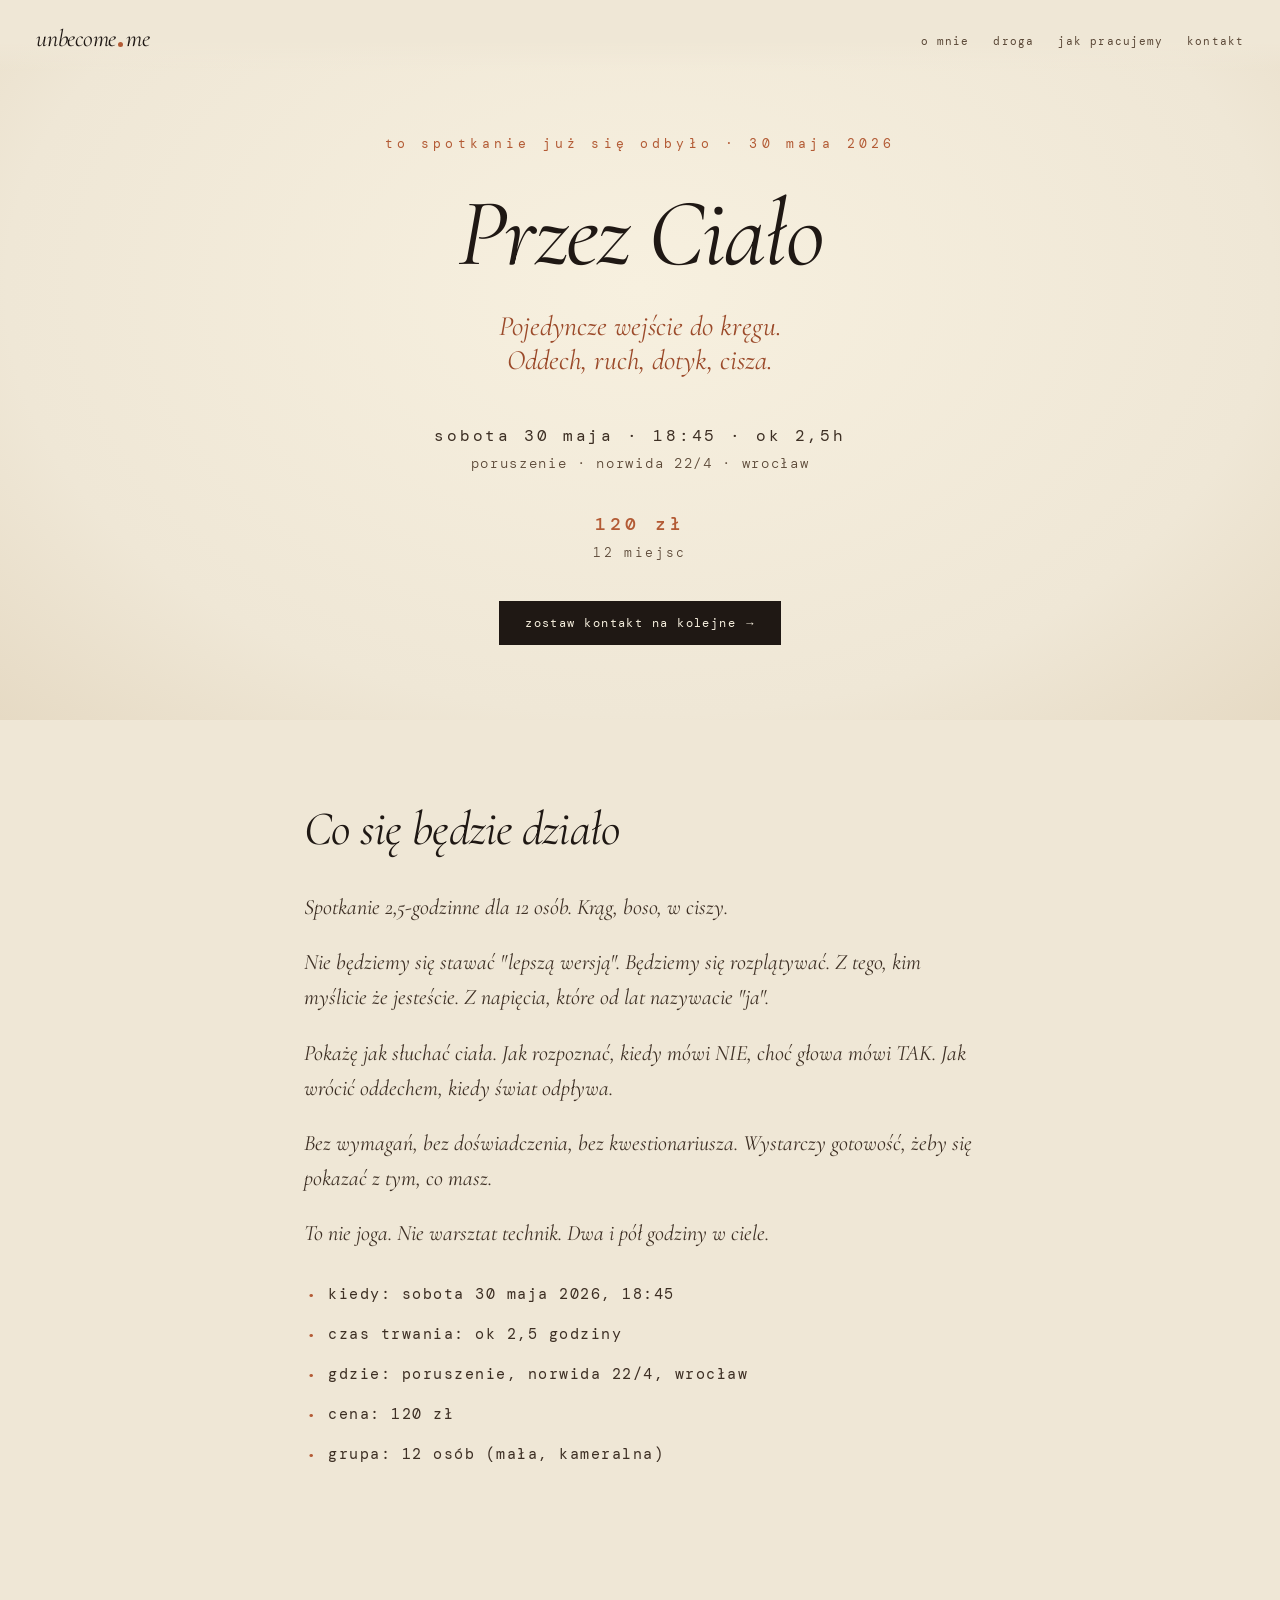
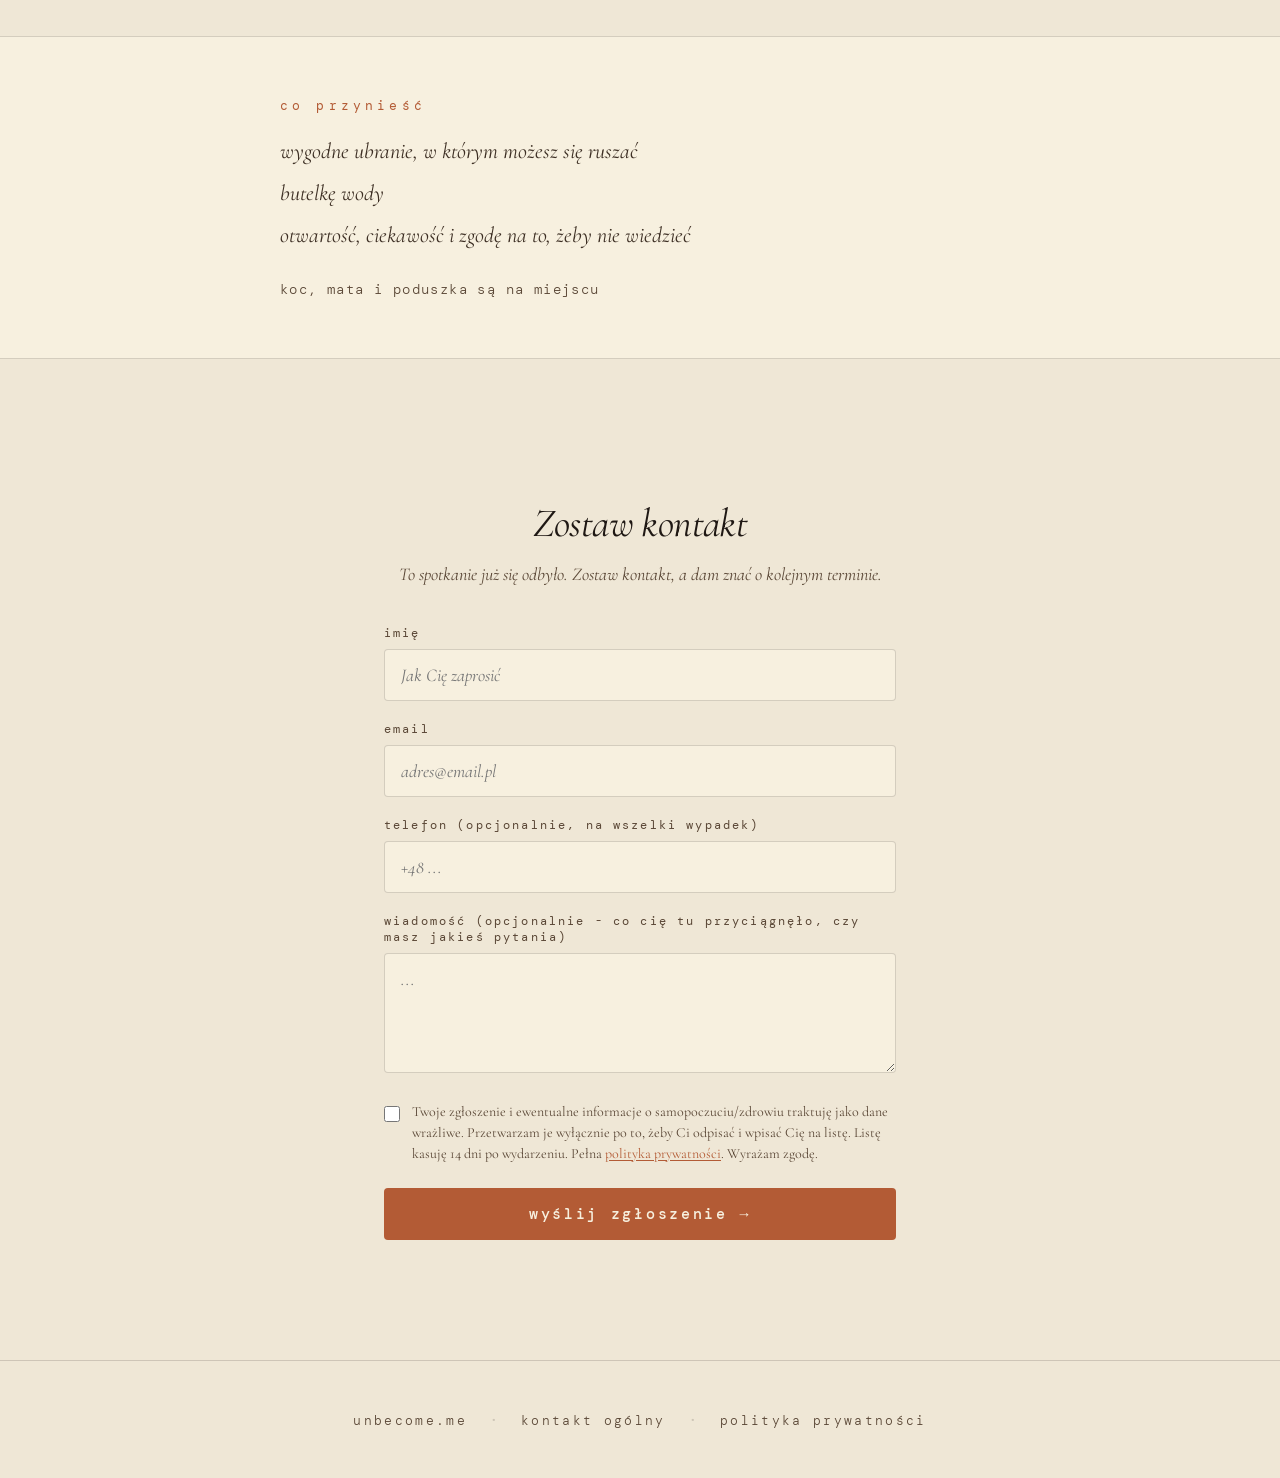
<file: przezcialo.html>
<!DOCTYPE html>
<html lang="pl">
<head>
<meta charset="UTF-8">
<meta name="viewport" content="width=device-width, initial-scale=1.0">
<title>Przez Ciało - spotkanie otwarte | 30 maja 2026 Wrocław | unbecome.me</title>
<meta name="description" content="Przez Ciało - spotkanie otwarte. Sobota 30 maja 2026, 18:45, Poruszenie, Norwida 22/4 Wrocław. 12 miejsc, 120 zł. Krąg, oddech, ciało, cisza. Przyjdź. Nie musisz niczego wiedzieć.">
<meta name="keywords" content="warsztat Wrocław, praca z ciałem Wrocław, oddech Wrocław, somatyka Wrocław, Poruszenie Norwida Wrocław, 30 maja warsztat">
<meta name="author" content="Łukasz Szpiczakowski">
<meta name="robots" content="index, follow">
<meta name="theme-color" content="#efe7d6">
<meta name="color-scheme" content="light only">
<link rel="canonical" href="https://unbecome.me/przezcialo">
<link rel="icon" href="data:image/svg+xml;utf8,<svg xmlns='http://www.w3.org/2000/svg' viewBox='0 0 100 100'><text y='.9em' font-size='90'>%C5%81</text></svg>">

<!-- Open Graph -->
<meta property="og:title" content="Przez Ciało - 30 maja 2026 - Wrocław">
<meta property="og:description" content="Spotkanie otwarte. Sobota 30 maja, 18:45. 12 miejsc, 120 zł. Poruszenie, Norwida 22/4 Wrocław. Krąg, oddech, ciało, cisza.">
<meta property="og:type" content="event">
<meta property="og:locale" content="pl_PL">
<meta property="og:url" content="https://unbecome.me/przezcialo">
<meta property="og:image" content="https://unbecome.me/og-image.jpg">
<meta property="og:image:width" content="1200">
<meta property="og:image:height" content="630">

<!-- Twitter -->
<meta name="twitter:card" content="summary_large_image">
<meta name="twitter:title" content="Przez Ciało - 30 maja 2026 - Wrocław">
<meta name="twitter:description" content="Spotkanie otwarte. Sobota 30 maja, 18:45. 12 miejsc, 120 zł. Poruszenie, Norwida 22/4 Wrocław.">
<meta name="twitter:image" content="https://unbecome.me/og-image.jpg">

<!-- Schema.org Event -->
<script type="application/ld+json">
{
  "@context": "https://schema.org",
  "@type": "Event",
  "name": "Przez Ciało - spotkanie otwarte",
  "description": "Pojedyncze wejście do kręgu. Oddech, ruch, dotyk, krótkie dzielenie. Bez wymagań, bez doświadczenia. Wystarczy gotowość.",
  "startDate": "2026-05-30T18:45:00+02:00",
  "endDate": "2026-05-30T21:15:00+02:00",
  "eventStatus": "https://schema.org/EventScheduled",
  "eventAttendanceMode": "https://schema.org/OfflineEventAttendanceMode",
  "location": {
    "@type": "Place",
    "name": "Poruszenie",
    "address": {
      "@type": "PostalAddress",
      "streetAddress": "Norwida 22/4",
      "addressLocality": "Wrocław",
      "addressCountry": "PL"
    }
  },
  "offers": {
    "@type": "Offer",
    "price": "120",
    "priceCurrency": "PLN",
    "availability": "https://schema.org/InStock",
    "url": "https://unbecome.me/przezcialo",
    "validFrom": "2026-05-05"
  },
  "organizer": {
    "@type": "Person",
    "name": "Łukasz Szpiczakowski",
    "url": "https://unbecome.me/"
  },
  "maximumAttendeeCapacity": 12
}
</script>

<link rel="preconnect" href="https://fonts.googleapis.com">
<link rel="preconnect" href="https://fonts.gstatic.com" crossorigin>
<link href="https://fonts.googleapis.com/css2?family=Cormorant+Garamond:ital,wght@0,300;0,400;0,500;0,600;1,300;1,400;1,500;1,600&family=DM+Mono:wght@300;400;500&display=swap" rel="stylesheet">

<style>
  /* ── BASE: synced z index.html :root + reset ── */
  :root{
    color-scheme: only light;
    --bg:#efe7d6;
    --bg-2:#e6dac4;
    --paper:#f7f0df;
    --clay:#b35b35;
    --ochre:#c98a4a;
    --terra:#9b4a2a;
    --ink:#1f1814;
    --ink-2:#3d2f24;
    --soft:#5a4736;
    --line:rgba(31,24,20,0.16);
    --serif:"Cormorant Garamond",Georgia,serif;
    --mono:"DM Mono",ui-monospace,monospace;
  }
  *{box-sizing:border-box;margin:0;padding:0}
  html,body{background:var(--bg);color:var(--ink);font-family:var(--mono);font-weight:400;-webkit-font-smoothing:antialiased}
  html{scroll-behavior:smooth}
  body{overflow-x:hidden}
  a{color:inherit;text-decoration:none}
  ::selection{background:var(--clay);color:var(--paper)}

  /* ── a11y: prefers-reduced-motion (audit #2 HIGH-2) ── */
  @media (prefers-reduced-motion: reduce){
    html{scroll-behavior:auto}
    *,*::before,*::after{animation-duration:0.01ms !important;animation-iteration-count:1 !important;transition-duration:0.01ms !important}
  }

  /* ── nav (synced z index.html) ── */
  .nav{position:fixed;top:0;left:0;right:0;display:flex;justify-content:space-between;align-items:flex-end;padding:24px 36px 18px;z-index:60;background:linear-gradient(to bottom,var(--bg) 60%,transparent)}
  .nav .mark{font-family:var(--serif);font-style:italic;font-size:24px;font-weight:400;letter-spacing:-0.01em;display:inline-flex;align-items:baseline;gap:0}
  .nav .mark .mark-dot{display:inline-block;width:5px;height:5px;border-radius:50%;background:var(--clay);margin:0 3px 0 2px;transform:translateY(1px);animation:pulse 4s ease-in-out infinite;transform-origin:center;align-self:baseline}
  .nav .mark .mark-tld{font-family:var(--serif);font-style:italic;font-size:24px;letter-spacing:-0.01em;color:inherit;align-self:baseline}
  @keyframes pulse{0%,100%{transform:translateY(1px) scale(1);opacity:0.8}50%{transform:translateY(1px) scale(1.5);opacity:1}}
  .nav-links{display:flex;gap:24px;font-family:var(--mono);font-size:11px;text-transform:lowercase;letter-spacing:0.1em;color:var(--soft);align-items:center}
  .nav-links a{padding:4px 0;border-bottom:1px solid transparent;transition:border-color .3s,color .3s}
  .nav-links a:hover{color:var(--clay);border-color:var(--clay)}

  /* ── btn (synced z index.html) ── */
  .btn{display:inline-flex;align-items:center;gap:10px;padding:14px 26px;font-family:var(--mono);font-size:12px;letter-spacing:0.12em;text-transform:lowercase;cursor:pointer;border:none;transition:all .3s ease;border-radius:0;text-decoration:none}
  .btn-primary{background:var(--ink);color:var(--paper)}
  .btn-primary:hover{background:var(--terra)}
  .btn-ghost{background:transparent;color:var(--ink);border:1px solid var(--ink)}
  .btn-ghost:hover{background:var(--ink);color:var(--paper)}
  .btn .arrow{transition:transform .3s}
  .btn:hover .arrow{transform:translateX(4px)}

  main,nav,footer{position:relative;z-index:2}

  /* ── PAGE-SPECIFIC: Przez Ciało event page ── */
  .event-hero {
    min-height: 80vh;
    display: flex; flex-direction: column; align-items: center; justify-content: center;
    text-align: center; padding: 120px 24px 60px;
    background: radial-gradient(ellipse at 50% 40%, var(--paper) 0%, var(--bg) 70%, var(--bg-2) 100%);
    position: relative;
  }
  .event-hero .eyebrow {
    font-family: var(--mono); font-weight: 400; font-size: 13px;
    letter-spacing: 0.32em; text-transform: lowercase; color: var(--clay);
    margin-bottom: 32px;
  }
  .event-hero h1 {
    font-family: var(--serif); font-style: italic; font-weight: 400;
    font-size: clamp(48px, 9vw, 96px); line-height: 1.05; color: var(--ink);
    margin: 0 0 24px; letter-spacing: -0.02em;
  }
  .event-hero .tagline {
    font-family: var(--serif); font-style: italic; font-size: clamp(20px, 3vw, 28px);
    color: var(--terra); margin: 0 0 48px; max-width: 600px;
  }
  .event-hero .when {
    font-family: var(--mono); font-weight: 400; font-size: 16px;
    letter-spacing: 0.18em; text-transform: lowercase; color: var(--ink-2);
    margin-bottom: 8px;
  }
  .event-hero .where {
    font-family: var(--mono); font-weight: 300; font-size: 14px;
    letter-spacing: 0.12em; text-transform: lowercase; color: var(--soft);
  }
  .event-hero .price-tag {
    margin-top: 40px;
    font-family: var(--mono); font-weight: 500; font-size: 18px;
    letter-spacing: 0.22em; text-transform: lowercase; color: var(--clay);
  }
  .event-hero .capacity {
    margin-top: 8px;
    font-family: var(--mono); font-weight: 300; font-size: 13px;
    letter-spacing: 0.18em; text-transform: lowercase; color: var(--soft);
  }
  .event-hero .cta-row {
    margin-top: 40px; display: flex; gap: 16px; flex-wrap: wrap; justify-content: center;
  }

  .event-section {
    max-width: 720px; margin: 0 auto; padding: 80px 24px;
  }
  .event-section h2 {
    font-family: var(--serif); font-style: italic; font-weight: 400;
    font-size: clamp(32px, 5vw, 48px); color: var(--ink);
    margin: 0 0 32px; letter-spacing: -0.015em;
  }
  .event-section p {
    font-family: var(--serif); font-style: italic; font-size: 22px; line-height: 1.6;
    color: var(--ink-2); margin: 0 0 20px;
  }
  .event-section .meta-list {
    list-style: none; padding: 0; margin: 32px 0; display: grid; gap: 20px;
  }
  .event-section .meta-list li {
    font-family: var(--mono); font-weight: 400; font-size: 15px;
    letter-spacing: 0.1em; text-transform: lowercase; color: var(--ink-2);
    padding-left: 24px; position: relative;
  }
  .event-section .meta-list li::before {
    content: '·'; position: absolute; left: 0; top: 0;
    color: var(--clay); font-size: 24px; line-height: 1;
  }

  .event-bring {
    background: var(--paper); padding: 60px 24px; margin: 60px 0;
    border-top: 1px solid var(--line); border-bottom: 1px solid var(--line);
  }
  .event-bring .inner { max-width: 720px; margin: 0 auto; }
  .event-bring h3 {
    font-family: var(--mono); font-weight: 400; font-size: 13px;
    letter-spacing: 0.32em; text-transform: lowercase; color: var(--clay);
    margin: 0 0 24px;
  }
  .event-bring ul {
    list-style: none; padding: 0; margin: 0; display: grid; gap: 16px;
  }
  .event-bring li {
    font-family: var(--serif); font-style: italic; font-size: 22px; color: var(--ink-2);
  }

  .event-form-section {
    max-width: 560px; margin: 0 auto; padding: 80px 24px 120px;
  }
  .event-form-section h2 {
    font-family: var(--serif); font-style: italic; font-weight: 400;
    font-size: 40px; color: var(--ink); text-align: center;
    margin: 0 0 16px; letter-spacing: -0.015em;
  }
  .event-form-section .form-intro {
    text-align: center; font-family: var(--serif); font-style: italic;
    font-size: 18px; color: var(--soft); margin: 0 0 40px;
  }
  .form-field { display: grid; gap: 8px; margin-bottom: 20px; }
  .form-field label {
    font-family: var(--mono); font-weight: 400; font-size: 12px;
    letter-spacing: 0.18em; text-transform: lowercase; color: var(--soft);
  }
  .form-field input, .form-field textarea {
    font-family: var(--serif); font-size: 18px; color: var(--ink);
    background: var(--paper); border: 1px solid var(--line);
    padding: 14px 16px; border-radius: 4px; width: 100%; box-sizing: border-box;
    font-style: italic;
  }
  .form-field input:focus, .form-field textarea:focus {
    outline: none; border-color: var(--clay);
  }
  .form-field textarea { min-height: 120px; resize: vertical; }
  .form-honeypot {
    position: absolute; left: -10000px; width: 1px; height: 1px; overflow: hidden;
  }
  /* RODO consent — Hard Constraint #3 */
  .consent{display:flex;gap:12px;align-items:flex-start;padding:8px 0 4px;font-family:var(--serif);font-size:14px;line-height:1.5;color:var(--soft);cursor:pointer;margin-bottom:8px}
  .consent input[type=checkbox]{margin-top:5px;accent-color:var(--clay);flex-shrink:0;cursor:pointer;width:16px;height:16px}
  .consent a{color:var(--clay);text-decoration:underline;text-underline-offset:2px}
  .consent a:hover{color:var(--terra)}
  .form-submit {
    width: 100%; padding: 16px 24px; margin-top: 12px;
    background: var(--clay); color: var(--paper);
    font-family: var(--mono); font-weight: 500; font-size: 15px;
    letter-spacing: 0.18em; text-transform: lowercase;
    border: none; border-radius: 4px; cursor: pointer;
    transition: background 0.2s;
  }
  .form-submit:hover { background: var(--terra); }
  .form-submit:disabled { opacity: 0.5; cursor: wait; }
  .form-status {
    margin-top: 20px; padding: 16px; border-radius: 4px;
    font-family: var(--mono); font-size: 14px; letter-spacing: 0.06em;
    text-align: center; display: none;
  }
  .form-status.ok {
    display: block; background: rgba(155, 74, 42, 0.08); color: var(--terra);
    border: 1px solid var(--terra);
  }
  .form-status.err {
    display: block; background: rgba(31, 24, 20, 0.08); color: var(--ink);
    border: 1px solid var(--ink);
  }

  .event-footer {
    padding: 48px 24px; text-align: center;
    border-top: 1px solid var(--line);
  }
  .event-footer a {
    font-family: var(--mono); font-weight: 300; font-size: 13px;
    letter-spacing: 0.18em; text-transform: lowercase; color: var(--soft);
    text-decoration: none;
    transition: color 0.3s;
  }
  .event-footer a:hover { color: var(--clay); }
  .event-footer .sep { margin: 0 12px; color: var(--line); }

  /* mobile */
  @media (max-width: 640px){
    .nav{padding:18px 20px 14px}
    .nav-links{gap:14px;font-size:10px}
    .event-hero{padding:100px 20px 48px}
    .event-section{padding:60px 20px}
    .event-bring{padding:48px 20px;margin:48px 0}
    .event-form-section{padding:60px 20px 80px}
    .event-form-section h2{font-size:32px}
    .event-footer{flex-direction:column;gap:8px}
    .event-footer .sep{display:none}
  }
</style>
</head>
<body>

<nav class="nav">
  <a href="/" style="text-decoration:none;color:inherit">
    <div class="mark">unbecome<span class="mark-dot"></span><span class="mark-tld">me</span></div>
  </a>
  <div class="nav-links">
    <a href="/#o-mnie">o mnie</a>
    <a href="/#droga">droga</a>
    <a href="/#jak">jak pracujemy</a>
    <a href="/#napisz">kontakt</a>
  </div>
</nav>

<!-- HERO -->
<section class="event-hero">
  <div class="eyebrow">to spotkanie już się odbyło · 30 maja 2026</div>
  <h1>Przez Ciało</h1>
  <div class="tagline">Pojedyncze wejście do kręgu.<br>Oddech, ruch, dotyk, cisza.</div>
  <div class="when">sobota 30 maja · 18:45 · ok 2,5h</div>
  <div class="where">poruszenie · norwida 22/4 · wrocław</div>
  <div class="price-tag">120 zł</div>
  <div class="capacity">12 miejsc</div>
  <div class="cta-row">
    <a href="#zapis" class="btn btn-primary">Zostaw kontakt na kolejne <span class="arrow">→</span></a>
  </div>
</section>

<!-- CO TO JEST -->
<section class="event-section">
  <h2>Co się będzie działo</h2>
  <p>Spotkanie 2,5-godzinne dla 12 osób. Krąg, boso, w ciszy.</p>
  <p>Nie będziemy się stawać "lepszą wersją". Będziemy się rozplątywać. Z tego, kim myślicie że jesteście. Z napięcia, które od lat nazywacie "ja".</p>
  <p>Pokażę jak słuchać ciała. Jak rozpoznać, kiedy mówi NIE, choć głowa mówi TAK. Jak wrócić oddechem, kiedy świat odpływa.</p>
  <p>Bez wymagań, bez doświadczenia, bez kwestionariusza. Wystarczy gotowość, żeby się pokazać z tym, co masz.</p>
  <p>To nie joga. Nie warsztat technik. Dwa i pół godziny w ciele.</p>

  <ul class="meta-list">
    <li>kiedy: sobota 30 maja 2026, 18:45</li>
    <li>czas trwania: ok 2,5 godziny</li>
    <li>gdzie: poruszenie, norwida 22/4, wrocław</li>
    <li>cena: 120 zł</li>
    <li>grupa: 12 osób (mała, kameralna)</li>
  </ul>
</section>

<!-- CO PRZYNIESC -->
<aside class="event-bring">
  <div class="inner">
    <h3>co przynieść</h3>
    <ul>
      <li>wygodne ubranie, w którym możesz się ruszać</li>
      <li>butelkę wody</li>
      <li>otwartość, ciekawość i zgodę na to, żeby nie wiedzieć</li>
    </ul>
    <p style="margin-top:32px;font-family:var(--mono);font-weight:300;font-size:14px;letter-spacing:0.1em;text-transform:lowercase;color:var(--soft)">
      koc, mata i poduszka są na miejscu
    </p>
  </div>
</aside>

<!-- ZAPIS FORMA -->
<section class="event-form-section" id="zapis">
  <h2>Zostaw kontakt</h2>
  <p class="form-intro">To spotkanie już się odbyło. Zostaw kontakt, a dam znać o kolejnym terminie.</p>

  <form class="form" id="event-form" action="/api/contact" method="POST" autocomplete="on">
    <input type="hidden" name="event" value="[ZAINTERESOWANIE kolejnym spotkaniem Przez Ciało - z /przezcialo]">

    <div class="form-field">
      <label for="ev-name">Imię</label>
      <input type="text" id="ev-name" name="name" required autocomplete="given-name" placeholder="Jak Cię zaprosić">
    </div>

    <div class="form-field">
      <label for="ev-email">Email</label>
      <input type="email" id="ev-email" name="email" required autocomplete="email" placeholder="adres@email.pl">
    </div>

    <div class="form-field">
      <label for="ev-phone">Telefon (opcjonalnie, na wszelki wypadek)</label>
      <input type="tel" id="ev-phone" name="phone" autocomplete="tel" placeholder="+48 ...">
    </div>

    <div class="form-field">
      <label for="ev-message">Wiadomość (opcjonalnie - co Cię tu przyciągnęło, czy masz jakieś pytania)</label>
      <textarea id="ev-message" name="message" placeholder="..."></textarea>
    </div>

    <!-- Honeypot anti-spam -->
    <div class="form-honeypot" aria-hidden="true">
      <label for="ev-gotcha">Nie wypełniaj tego pola</label>
      <input type="text" id="ev-gotcha" name="_gotcha" tabindex="-1" autocomplete="off">
    </div>

    <!-- RODO consent — Hard Constraint #3 -->
    <label class="consent">
      <input type="checkbox" name="zgoda" id="ev-zgoda" required>
      <span>Twoje zgłoszenie i ewentualne informacje o samopoczuciu/zdrowiu traktuję jako dane wrażliwe. Przetwarzam je wyłącznie po to, żeby Ci odpisać i wpisać Cię na listę. Listę kasuję 14 dni po wydarzeniu. Pełna <a href="/polityka-prywatnosci.html">polityka prywatności</a>. Wyrażam zgodę.</span>
    </label>

    <button type="submit" class="form-submit">Wyślij zgłoszenie <span class="arrow">→</span></button>
    <div id="event-form-status" class="form-status" role="status"></div>
  </form>
</section>

<!-- FOOTER -->
<footer class="event-footer">
  <a href="/">unbecome.me</a>
  <span class="sep">·</span>
  <a href="/#napisz">kontakt ogólny</a>
  <span class="sep">·</span>
  <a href="/polityka-prywatnosci.html">polityka prywatności</a>
</footer>

<script>
(function() {
  const form = document.getElementById('event-form');
  const status = document.getElementById('event-form-status');
  const submit = form.querySelector('.form-submit');

  form.addEventListener('submit', async function(e) {
    e.preventDefault();
    status.className = 'form-status';
    status.textContent = '';
    submit.disabled = true;
    submit.textContent = 'wysyłam...';

    const data = new FormData(form);
    // Compose message body that includes event tag for Łukasz's email
    const event = data.get('event');
    const phone = data.get('phone');
    const userMsg = data.get('message') || '';
    const composedMessage =
      `[ZAPIS NA EVENT] ${event}\n\n` +
      (phone ? `Telefon: ${phone}\n\n` : '') +
      (userMsg ? `Wiadomość:\n${userMsg}\n` : '(brak dodatkowej wiadomości)');
    data.set('message', composedMessage);

    try {
      const response = await fetch(form.action, {
        method: 'POST',
        body: data
      });
      const result = await response.json();
      if (response.ok && result.ok) {
        status.className = 'form-status ok';
        status.innerHTML = 'Dziękuję. Twoje zgłoszenie dotarło.<br>W ciągu 24h dostaniesz potwierdzenie z dokładnym adresem.';
        form.reset();
        submit.textContent = 'wysłane';
      } else {
        status.className = 'form-status err';
        status.textContent = result.error || 'Coś nie zadziałało. Napisz bezpośrednio na lukasz@unbecome.me.';
        submit.disabled = false;
        submit.innerHTML = 'Wyślij zgłoszenie <span class="arrow">→</span>';
      }
    } catch (err) {
      status.className = 'form-status err';
      status.textContent = 'Brak połączenia. Spróbuj ponownie lub napisz na lukasz@unbecome.me.';
      submit.disabled = false;
      submit.innerHTML = 'Wyślij zgłoszenie <span class="arrow">→</span>';
    }
  });
})();
</script>

<!-- Cloudflare Web Analytics --><script defer src="https://static.cloudflareinsights.com/beacon.min.js" data-cf-beacon='{"token": "d65105a97f7c40d2a10ae46d696dd0d4"}'></script><!-- End Cloudflare Web Analytics -->
</body>
</html>
</file>
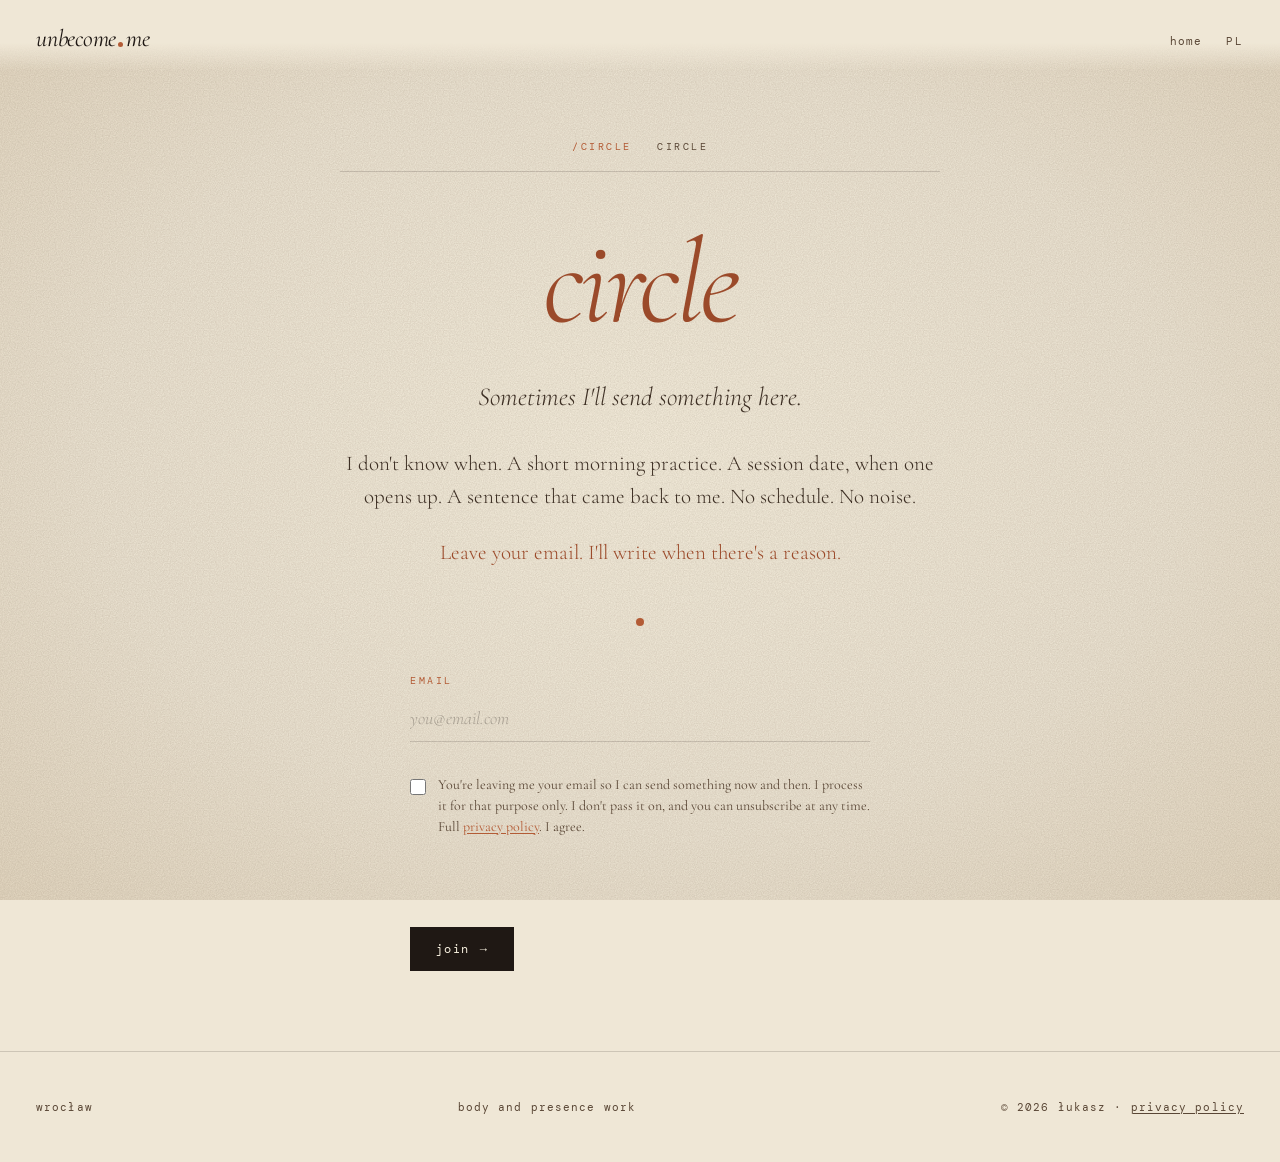
<file: en/circle.html>
<!DOCTYPE html>
<html lang="en">
<head>
  <meta charset="UTF-8">
  <meta name="viewport" content="width=device-width, initial-scale=1.0">

  <!-- SEO -->
  <title>circle - unbecome.me | body, breath and presence</title>
  <meta name="description" content="Sometimes I'll send something here. A short morning practice, a session date, a sentence that came back. No schedule, no noise. Leave your email.">
  <meta name="author" content="Łukasz Szpiczakowski">
  <meta name="robots" content="index, follow">
  <link rel="canonical" href="https://unbecome.me/en/circle">

  <!-- hreflang -->
  <link rel="alternate" hreflang="pl" href="https://unbecome.me/krag">
  <link rel="alternate" hreflang="en" href="https://unbecome.me/en/circle">
  <link rel="alternate" hreflang="x-default" href="https://unbecome.me/krag">

  <!-- Open Graph -->
  <meta property="og:title" content="circle - unbecome.me">
  <meta property="og:description" content="Sometimes I'll send something here. No schedule, no noise. Leave your email.">
  <meta property="og:type" content="website">
  <meta property="og:locale" content="en_GB">
  <meta property="og:url" content="https://unbecome.me/en/circle">
  <meta property="og:site_name" content="unbecome.me - Łukasz Szpiczakowski">
  <meta property="og:image" content="https://unbecome.me/og-image.jpg">

  <meta name="theme-color" content="#efe7d6">
  <meta name="color-scheme" content="light only">
  <meta name="supported-color-schemes" content="light">
  <link rel="icon" href="data:image/svg+xml;utf8,<svg xmlns='http://www.w3.org/2000/svg' viewBox='0 0 100 100'><text y='.9em' font-size='90'>%C5%81</text></svg>">

  <!-- Fonts -->
  <link rel="preconnect" href="https://fonts.googleapis.com">
  <link rel="preconnect" href="https://fonts.gstatic.com" crossorigin>
  <link href="https://fonts.googleapis.com/css2?family=Cormorant+Garamond:ital,wght@0,300;0,400;1,300;1,400&family=DM+Mono:wght@300;400&display=swap" rel="stylesheet">
<style>
  :root{
    color-scheme: only light;
    --bg:#efe7d6;
    --bg-2:#e6dac4;
    --paper:#f7f0df;
    --clay:#b35b35;
    --ochre:#c98a4a;
    --terra:#9b4a2a;
    --ink:#1f1814;
    --ink-2:#3d2f24;
    --soft:#5a4736;
    --line:rgba(31,24,20,0.16);
    --serif:"Cormorant Garamond",Georgia,serif;
    --mono:"DM Mono",ui-monospace,monospace;
  }
  *{box-sizing:border-box;margin:0;padding:0}
  html,body{background:var(--bg);color:var(--ink);font-family:var(--mono);font-weight:400;-webkit-font-smoothing:antialiased}
  html{scroll-behavior:smooth}
  body{overflow-x:hidden;min-height:100vh;display:flex;flex-direction:column}
  a{color:inherit;text-decoration:none}
  ::selection{background:var(--clay);color:var(--paper)}

  /* breathing background overlay */
  .breath-bg{position:fixed;inset:0;z-index:0;pointer-events:none;background:radial-gradient(ellipse at 50% 50%,var(--paper) 0%,var(--bg) 60%,var(--bg-2) 100%);animation:bgbreathe 12s ease-in-out infinite}
  @keyframes bgbreathe{0%,100%{transform:scale(1)}50%{transform:scale(1.04)}}

  .grain-overlay{position:fixed;inset:0;z-index:1;pointer-events:none;opacity:0.45;mix-blend-mode:multiply;
    background-image:url("data:image/svg+xml;utf8,<svg xmlns='http://www.w3.org/2000/svg' width='240' height='240'><filter id='n'><feTurbulence type='fractalNoise' baseFrequency='0.85' numOctaves='2'/><feColorMatrix values='0 0 0 0 0.18 0 0 0 0 0.13 0 0 0 0 0.09 0 0 0 0.5 0'/></filter><rect width='100%' height='100%' filter='url(%23n)'/></svg>")}

  main,nav,footer{position:relative;z-index:2}

  /* nav (minimal, top) */
  .nav{position:fixed;top:0;left:0;right:0;display:flex;justify-content:space-between;align-items:flex-end;padding:24px 36px 18px;z-index:60;background:linear-gradient(to bottom,var(--bg) 60%,transparent)}
  .nav .mark{font-family:var(--serif);font-style:italic;font-size:24px;font-weight:400;letter-spacing:-0.01em;display:inline-flex;align-items:baseline;gap:0}
  .nav .mark .mark-dot{display:inline-block;width:5px;height:5px;border-radius:50%;background:var(--clay);margin:0 3px 0 2px;transform:translateY(1px);animation:pulse 4s ease-in-out infinite;transform-origin:center;align-self:baseline}
  .nav .mark .mark-tld{font-family:var(--serif);font-style:italic;font-size:24px;letter-spacing:-0.01em;color:inherit;align-self:baseline}
  @keyframes pulse{0%,100%{transform:translateY(1px) scale(1);opacity:0.8}50%{transform:translateY(1px) scale(1.5);opacity:1}}
  .nav-links{display:flex;gap:24px;font-family:var(--mono);font-size:11px;text-transform:lowercase;letter-spacing:0.1em;color:var(--soft);align-items:center}
  .nav-links a{padding:4px 0;border-bottom:1px solid transparent;transition:border-color .3s,color .3s}
  .nav-links a:hover{color:var(--clay);border-color:var(--clay)}
  .nav-links a.lang{text-transform:uppercase;letter-spacing:0.18em}

  /* layout: centered single panel */
  main{flex:1;display:flex;align-items:center;justify-content:center;padding:140px 36px 80px}
  .krag-inner{max-width:600px;width:100%;text-align:center}

  .section-meta{display:flex;justify-content:center;align-items:baseline;gap:14px;font-family:var(--mono);font-size:10px;letter-spacing:0.25em;text-transform:uppercase;color:var(--soft);padding-bottom:18px;margin-bottom:56px;border-bottom:1px solid var(--line)}
  .section-meta .num{color:var(--clay)}

  h1{font-family:var(--serif);font-weight:300;font-size:clamp(56px,11vw,120px);line-height:0.92;letter-spacing:-0.035em;margin-bottom:40px}
  h1 em{font-style:italic;color:var(--terra)}

  .lead{font-family:var(--serif);font-style:italic;font-weight:300;font-size:26px;line-height:1.45;color:var(--ink-2);margin-bottom:32px}
  p.body{font-family:var(--serif);font-weight:300;font-size:21px;line-height:1.55;color:var(--ink-2);margin-bottom:24px}
  p.body.invite{color:var(--terra)}

  /* breath dot divider */
  .breath-divider{width:8px;height:8px;border-radius:50%;background:var(--clay);margin:48px auto;animation:breath 6s ease-in-out infinite}
  @keyframes breath{0%,100%{transform:scale(0.7);opacity:0.5}50%{transform:scale(1.4);opacity:1}}

  /* form */
  .form{display:flex;flex-direction:column;gap:28px;text-align:left;max-width:460px;margin:0 auto}
  .field{display:flex;flex-direction:column;gap:8px;position:relative}
  .field label{font-family:var(--mono);font-size:10px;letter-spacing:0.25em;text-transform:uppercase;color:var(--clay)}
  .field input{background:transparent;border:none;border-bottom:1px solid var(--line);padding:12px 0;font-family:var(--serif);font-size:18px;font-weight:300;color:var(--ink);outline:none;transition:border-color .3s,box-shadow .3s;width:100%}
  .field input::placeholder{color:rgba(31,24,20,0.3);font-style:italic}
  .field input:focus{border-color:var(--clay);box-shadow:0 1px 0 0 var(--clay)}
  .consent{display:flex;gap:12px;align-items:flex-start;padding:4px 0;font-family:var(--serif);font-size:14px;line-height:1.5;color:var(--soft);cursor:pointer}
  .consent input[type=checkbox]{margin-top:5px;accent-color:var(--clay);flex-shrink:0;cursor:pointer;width:16px;height:16px}
  .consent a{color:var(--clay);text-decoration:underline;text-underline-offset:2px}
  .consent a:hover{color:var(--terra)}
  .form-status{font-family:var(--serif);font-style:italic;font-size:15px;color:var(--terra);min-height:22px;opacity:0;transition:opacity .3s}
  .form-status.visible{opacity:1}

  .btn{display:inline-flex;align-items:center;gap:10px;padding:14px 26px;font-family:var(--mono);font-size:12px;letter-spacing:0.12em;text-transform:lowercase;cursor:pointer;border:none;transition:all .3s ease;border-radius:0}
  .btn-primary{background:var(--ink);color:var(--paper)}
  .btn-primary:hover{background:var(--terra)}
  .btn .arrow{transition:transform .3s}
  .btn:hover .arrow{transform:translateX(4px)}
  .form .btn{align-self:flex-start;margin-top:8px}

  footer{padding:48px 36px;border-top:1px solid var(--line);display:flex;justify-content:space-between;font-family:var(--mono);font-size:11px;letter-spacing:0.1em;color:var(--soft);text-transform:lowercase}

  @media (max-width:900px){
    .nav{padding:16px 20px}
    main{padding:120px 24px 60px}
    h1{margin-bottom:32px}
    footer{flex-direction:column;gap:8px;text-align:center;padding:36px 24px}
    .btn{padding:16px 32px;font-size:12px;min-height:48px}
  }

  @media (prefers-reduced-motion: reduce){
    *{animation:none !important;scroll-behavior:auto !important}
    .breath-bg{transform:none}
  }
</style>
</head>
<body>
<div class="breath-bg"></div>
<div class="grain-overlay"></div>

<nav class="nav">
  <a href="/en/" class="mark" aria-label="unbecome.me - home">unbecome<span class="mark-dot"></span><span class="mark-tld">me</span></a>
  <div class="nav-links">
    <a href="/en/">home</a>
    <a href="/krag" class="lang" hreflang="pl">PL</a>
  </div>
</nav>

<main>
  <div class="krag-inner">
    <div class="section-meta"><span><span class="num">/circle</span> &nbsp; circle</span></div>
    <h1><em>circle</em></h1>
    <p class="lead">Sometimes I'll send something here.</p>
    <p class="body">I don't know when. A short morning practice. A session date, when one opens up. A sentence that came back to me. No schedule. No noise.</p>
    <p class="body invite">Leave your email. I'll write when there's a reason.</p>

    <div class="breath-divider" aria-hidden="true"></div>

    <form class="form" id="circle-form" action="/api/contact" method="POST">
      <input type="hidden" name="event" value="[CIRCLE-EN]">
      <p style="position:absolute;left:-9999px"><label>Do not fill this in: <input type="text" name="_gotcha" tabindex="-1" autocomplete="off"></label></p>
      <div class="field">
        <label for="circle-email">Email</label>
        <input type="email" id="circle-email" name="email" placeholder="you@email.com" autocomplete="email" inputmode="email" required>
      </div>
      <label class="consent">
        <input type="checkbox" name="zgoda" id="circle-zgoda" required>
        <span>You're leaving me your email so I can send something now and then. I process it for that purpose only. I don't pass it on, and you can unsubscribe at any time. Full <a href="/polityka-prywatnosci.html">privacy policy</a>. I agree.</span>
      </label>
      <div class="form-status" id="circle-status"></div>
      <button type="submit" class="btn btn-primary">join <span class="arrow">→</span></button>
    </form>
  </div>
</main>

<footer>
  <div>Wrocław</div>
  <div>body and presence work</div>
  <div>© 2026 Łukasz · <a href="/polityka-prywatnosci.html" style="color:inherit;text-decoration:underline;text-underline-offset:2px">privacy policy</a></div>
</footer>

<script>
  const form = document.getElementById('circle-form');
  const status = document.getElementById('circle-status');
  form.addEventListener('submit', async (e) => {
    e.preventDefault();
    status.textContent = 'sending...';
    status.classList.add('visible');
    try {
      const response = await fetch(form.action, {
        method: 'POST',
        body: new FormData(form),
      });
      const data = await response.json().catch(() => ({}));
      if (response.ok && data.ok) {
        status.textContent = 'you are in the circle. I will write when there is a reason.';
        form.reset();
      } else {
        status.textContent = data.error || 'something went wrong. write directly to lukasz@unbecome.me';
      }
    } catch (err) {
      status.textContent = 'something went wrong. write directly to lukasz@unbecome.me';
    }
  });
</script>
<!-- Cloudflare Web Analytics --><script defer src="https://static.cloudflareinsights.com/beacon.min.js" data-cf-beacon='{"token": "d65105a97f7c40d2a10ae46d696dd0d4"}'></script><!-- End Cloudflare Web Analytics -->
</body>
</html>
</file>
